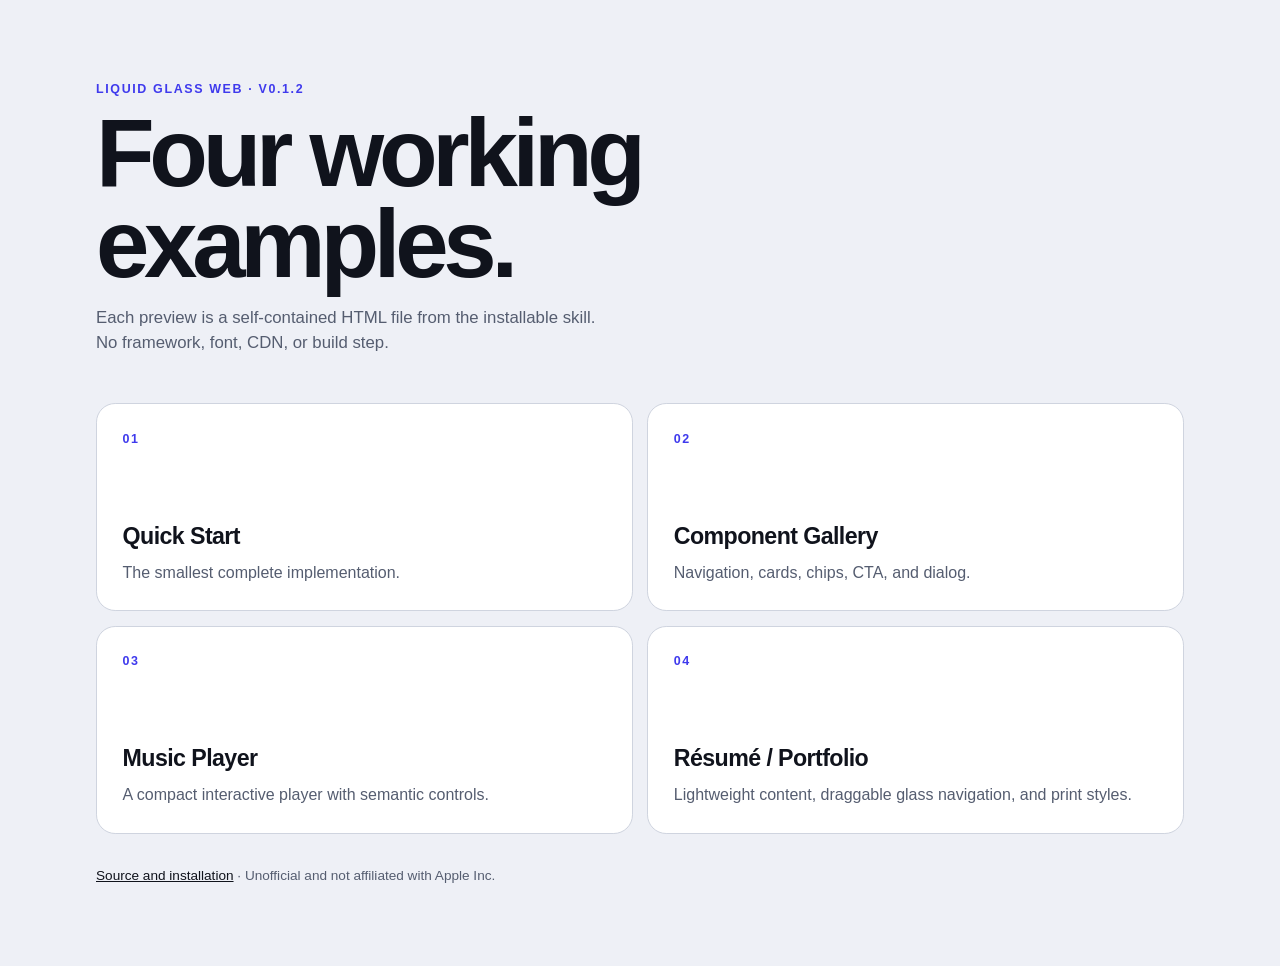
<file: index.html>
<!doctype html>
<html lang="en">
<head>
  <meta charset="utf-8">
  <meta name="viewport" content="width=device-width, initial-scale=1">
  <meta name="color-scheme" content="light dark">
  <meta name="description" content="Four self-contained Liquid Glass Web examples.">
  <title>Liquid Glass Web — Examples</title>
  <style>
    :root {
      color-scheme: light dark;
      --bg: #eef0f6;
      --surface: #fff;
      --ink: #10131c;
      --dim: #555d70;
      --line: #cfd4df;
      --accent: #3f3aed;
    }
    @media (prefers-color-scheme: dark) {
      :root {
        --bg: #0a0c15;
        --surface: #151824;
        --ink: #f2f4fa;
        --dim: #b6bccd;
        --line: #34394a;
        --accent: #9db4ff;
      }
    }
    * { box-sizing: border-box; }
    body {
      margin: 0;
      min-width: 20rem;
      color: var(--ink);
      background: var(--bg);
      font-family: -apple-system, BlinkMacSystemFont, "Segoe UI", sans-serif;
      line-height: 1.5;
    }
    main { width: min(68rem, calc(100% - 2rem)); margin: 0 auto; padding: 5rem 0; }
    header { max-width: 48rem; margin-bottom: 3rem; }
    .eyebrow { color: var(--accent); font-size: 0.78rem; font-weight: 750; letter-spacing: 0.13em; text-transform: uppercase; }
    h1 { margin: 0.5rem 0 1rem; font-size: clamp(2.8rem, 8vw, 6rem); line-height: 0.95; letter-spacing: -0.055em; }
    header p { max-width: 54ch; margin: 0; color: var(--dim); font-size: 1.05rem; }
    .grid { display: grid; grid-template-columns: repeat(2, minmax(0, 1fr)); gap: 0.9rem; }
    .card {
      min-height: 13rem;
      padding: 1.6rem;
      display: flex;
      flex-direction: column;
      color: var(--ink);
      background: var(--surface);
      border: 1px solid var(--line);
      border-radius: 1.2rem;
      text-decoration: none;
    }
    .card:hover { border-color: var(--accent); }
    .card:focus-visible { outline: 3px solid var(--accent); outline-offset: 3px; }
    .number { color: var(--accent); font-size: 0.78rem; font-weight: 750; letter-spacing: 0.12em; }
    h2 { margin: auto 0 0.45rem; font-size: 1.45rem; letter-spacing: -0.025em; }
    .card p { margin: 0; color: var(--dim); }
    footer { margin-top: 2rem; color: var(--dim); font-size: 0.85rem; }
    footer a { color: var(--ink); }
    @media (max-width: 42rem) {
      main { padding: 3rem 0; }
      .grid { grid-template-columns: 1fr; }
    }
  </style>
</head>
<body>
  <main>
    <header>
      <div class="eyebrow">Liquid Glass Web · v0.1.2</div>
      <h1>Four working examples.</h1>
      <p>Each preview is a self-contained HTML file from the installable skill. No framework, font, CDN, or build step.</p>
    </header>

    <nav class="grid" aria-label="Liquid Glass examples">
      <a class="card" href="skills/liquid-glass-web/references/example-quick-start.html">
        <span class="number">01</span>
        <h2>Quick Start</h2>
        <p>The smallest complete implementation.</p>
      </a>
      <a class="card" href="skills/liquid-glass-web/references/example-components.html">
        <span class="number">02</span>
        <h2>Component Gallery</h2>
        <p>Navigation, cards, chips, CTA, and dialog.</p>
      </a>
      <a class="card" href="skills/liquid-glass-web/references/example-music-player.html">
        <span class="number">03</span>
        <h2>Music Player</h2>
        <p>A compact interactive player with semantic controls.</p>
      </a>
      <a class="card" href="skills/liquid-glass-web/references/example-resume.html">
        <span class="number">04</span>
        <h2>Résumé / Portfolio</h2>
        <p>Lightweight content, draggable glass navigation, and print styles.</p>
      </a>
    </nav>

    <footer>
      <a href="https://github.com/voyhuang/liquid-glass-web">Source and installation</a>
      · Unofficial and not affiliated with Apple Inc.
    </footer>
  </main>
</body>
</html>
</file>
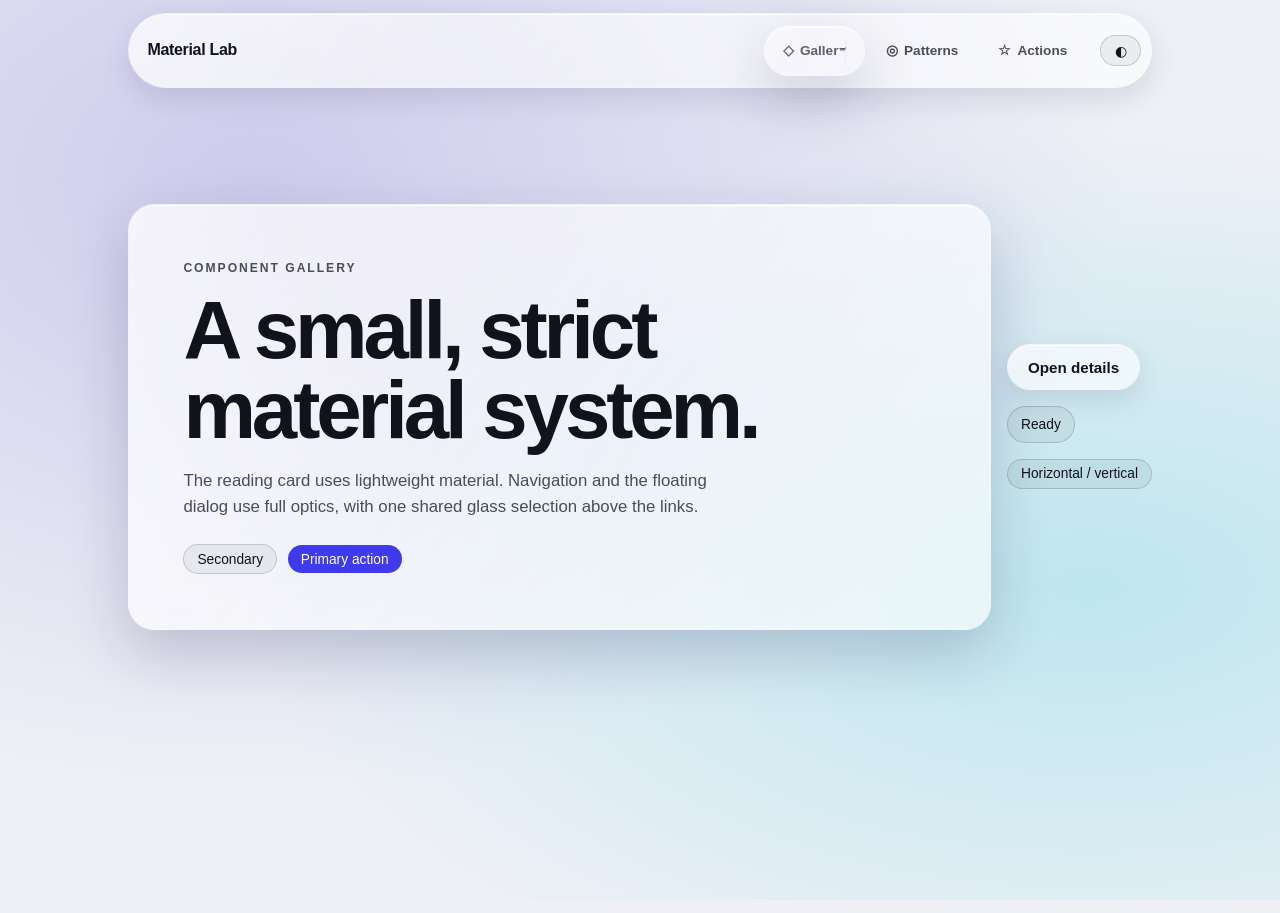
<file: skills/liquid-glass-web/references/example-components.html>
<!doctype html>
<html lang="en">
<head>
  <meta charset="utf-8">
  <meta name="viewport" content="width=device-width, initial-scale=1">
  <meta name="color-scheme" content="light dark">
  <title>Component Gallery · Liquid Glass Web</title>
  <link rel="icon" href="data:,">
  <style>
/* ============================================================
   LIQUID GLASS — canonical material stylesheet (glass.css)
   Source of truth for the liquid-glass-web skill.

   COPY THIS FILE VERBATIM. Customize only the design tokens.
   Every value below was tuned and debugged against real output;
   re-deriving the material from memory loses those fixes.

   Layer model per glass pane (.lg):
     1. ::before — translucent tint, saturation and brightness; no global blur.
     2. ::before (enhanced) — per-pane edge refraction, local reflection blur,
        dispersion and fade. Native Chromium path; Safari uses a source layer.
     3. ::after — specular rim, sheen and cursor spotlight.

   Class map:
     .lg            base glass pane
     .lg--thick     large surfaces (cards, modals): heavier shadow
     .lg--thin      small chrome (nav pills, docks): lighter shadow
     .lg--lite      bottom-layer content: lighting and tint
     .lg--overlay   shared selection: fixed 90% transparency
     .lg-materialize  entrance animation; stagger with --enter-delay
     .lg-chip       ordinary control for use inside glass
     .lg-cta        accent-filled chip variant
     .lg-backdrop   optional colorful blob backdrop (glass needs something
                    to refract; skip if the page has its own imagery)
   ============================================================ */

/* ---------- Design tokens ---------- */
:root {
  color-scheme: light dark;
  /* material */
  --lg-blur: 0px;          /* compatibility token; no whole-pane blur */
  --lg-sat: 1;
  --lg-bright: 1;
  --lg-border-width: 0.5px;
  --lg-radius: 26px;
  /* backdrop hues (blobs / accents) */
  --hue-a: #7c5cff;
  --hue-b: #22d3ee;
  --hue-c: #ff5c8a;
  --hue-d: #ffb86b;
  /* light theme */
  --bg: #eef0f6;
  --ink: #10131c;
  --ink-dim: rgba(16, 19, 28, 0.74);      /* vibrancy: not flat gray */
  --hairline: rgba(16, 19, 28, 0.12);
  --lg-tint: 255 255 255;
  --lg-tint-a: 0.60;
  --lg-border: rgba(255, 255, 255, 0.65);
  --lg-spec: rgba(255, 255, 255, 0.95);
  --lg-shadow: 0 24px 60px rgba(24, 30, 70, 0.20);      /* thick surfaces */
  --lg-shadow-sm: 0 10px 28px rgba(24, 30, 70, 0.12);   /* thin chrome */
  --sheen-a: 0.40;
  --spot-max: 0.25;         /* cursor spotlight peak alpha */
  --chip-bg: rgba(16, 19, 28, 0.055);
  --chip-border: rgba(16, 19, 28, 0.16);
  --accent: #3f3aed;
  --accent-ink: #fff;
  --solid: rgba(255, 255, 255, 0.97);     /* reduced-transparency fill */
  --blob-opacity: 0.55;
}
[data-theme="dark"] {
  --bg: #0a0c15;
  --ink: #f2f4fa;
  --ink-dim: rgba(242, 244, 250, 0.72);
  --hairline: rgba(255, 255, 255, 0.12);
  --lg-tint: 18 18 18;
  --lg-tint-a: 0.60;
  --lg-border: rgba(255, 255, 255, 0.10);
  --lg-spec: rgba(255, 255, 255, 0.20);
  --lg-shadow: 0 24px 60px rgba(0, 0, 0, 0.60);
  --lg-shadow-sm: 0 10px 28px rgba(0, 0, 0, 0.45);
  --sheen-a: 0.16;
  --spot-max: 0.14;
  --chip-bg: rgba(255, 255, 255, 0.07);
  --chip-border: rgba(255, 255, 255, 0.16);
  --accent: #9db4ff;
  --accent-ink: #0a0c15;
  --solid: rgba(15, 17, 28, 0.97);
  --blob-opacity: 0.42;
}
/* system dark preference, unless the user toggled to light */
@media (prefers-color-scheme: dark) {
  :root:not([data-theme="light"]) {
    --bg: #0a0c15;
    --ink: #f2f4fa;
    --ink-dim: rgba(242, 244, 250, 0.72);
    --hairline: rgba(255, 255, 255, 0.12);
    --lg-tint: 18 18 18;
    --lg-tint-a: 0.60;
    --lg-border: rgba(255, 255, 255, 0.10);
    --lg-spec: rgba(255, 255, 255, 0.20);
    --lg-shadow: 0 24px 60px rgba(0, 0, 0, 0.60);
    --lg-shadow-sm: 0 10px 28px rgba(0, 0, 0, 0.45);
    --sheen-a: 0.16;
    --spot-max: 0.14;
    --chip-bg: rgba(255, 255, 255, 0.07);
    --chip-border: rgba(255, 255, 255, 0.16);
    --accent: #9db4ff;
    --accent-ink: #0a0c15;
    --solid: rgba(15, 17, 28, 0.97);
    --blob-opacity: 0.42;
  }
}

/* ---------- The material ---------- */
:root[data-theme="light"] { color-scheme: light; }
:root[data-theme="dark"] { color-scheme: dark; }
/* Cursor spotlight strength — registered so hover can FADE it in and out
   smoothly; browsers without @property simply switch it instantly. */
@property --spot-a {
  syntax: "<number>";
  inherits: true;
  initial-value: 0;
}

.lg {
  position: relative;
  isolation: isolate;               /* contain the pseudo-element stack */
  border-radius: var(--lg-radius);
  border: var(--lg-border-width) solid var(--lg-border);
  box-shadow: var(--lg-shadow);
  --spot-a: 0;
}
@media (hover: hover) {
  .lg:hover { --spot-a: var(--spot-max); }
}

/* Layer 1+2: tint (universal); refraction override further down */
.lg::before {
  content: ""; position: absolute; inset: 0; z-index: -1;
  /* concentric corners: inner radius = outer radius − border width,
     otherwise the fill pulls away from the frame at the corners */
  border-radius: calc(var(--lg-radius) - var(--lg-border-width));
  background: rgb(var(--lg-tint) / var(--lg-tint-a));
  /* values inlined (not var()) — Safari can drop backdrop-filter when the
     value list contains CSS variables */
  -webkit-backdrop-filter: none;
  backdrop-filter: none;
}

/* Layer 3: specular rim + sheen + cursor spotlight.
   Inset speculars MUST live here: painted on the element itself they sit
   under the material layer (paint order) and disappear. */
.lg::after {
  content: ""; position: absolute; inset: 0; z-index: -1;
  border-radius: calc(var(--lg-radius) - var(--lg-border-width)); pointer-events: none;
  box-shadow:
    inset 0 1px 1px var(--lg-spec),
    inset 0 -1px 1px rgba(255, 255, 255, 0.22),
    inset 0 0 0 1px rgba(255, 255, 255, 0.06);
  background:
    radial-gradient(420px circle at var(--mx, 50%) var(--my, -40%),
      rgb(255 255 255 / var(--spot-a)) 0%,
      rgb(255 255 255 / calc(var(--spot-a) * 0.55)) 26%,
      rgb(255 255 255 / calc(var(--spot-a) * 0.18)) 55%,
      transparent 80%),
    linear-gradient(125deg,
      rgba(255, 255, 255, var(--sheen-a)),
      rgba(255, 255, 255, 0.04) 32%, transparent 60%);
}

/* Native SVG backdrop path. Safari's source layer uses the same filter. */
html.refract .lg:not(.lg--lite)::before {
  -webkit-backdrop-filter: var(--lg-filter, saturate(1)) saturate(var(--lg-sat)) brightness(var(--lg-bright));
  backdrop-filter: var(--lg-filter, saturate(1)) saturate(var(--lg-sat)) brightness(var(--lg-bright));
}

/* Circular radii match the size-aware signed-distance refraction map. */

/* Material weight hierarchy: bigger surfaces read thicker */
.lg--thick { --lg-blur: 0px; }
.lg--thin { --lg-blur: 0px; box-shadow: var(--lg-shadow-sm); }
.lg--overlay { --lg-tint-a: 0.1; }
.lg-mirrored { transform: translateZ(0); }
.lg-mirror { position: absolute; inset: 0; border-radius: inherit; overflow: hidden; z-index: -2; pointer-events: none; }
.lg-mirror-surface { position: absolute; inset: 0; width: 100%; height: 100%; pointer-events: none; }
.lg-mirror-input { position: absolute; inset: 0; overflow: hidden; }
.lg-mirror-surface * { pointer-events: none !important; }

/* Eased theme changes — no abrupt brightness jumps */
body, .lg-backdrop, .lg, .lg::before {
  transition: background-color 0.3s ease, color 0.3s ease,
              border-color 0.3s ease, box-shadow 0.3s ease,
              --spot-a 0.45s ease;
}

/* Materialize on load: blur + scale + fade arrive together.
   CRITICAL: the animation must END with the filter removed (fill:
   backwards, no lingering `filter: blur(0)`) — ANY filter left on a
   glass element creates a new backdrop root and silently kills the
   backdrop-filter effect. */
@keyframes lg-materialize {
  0%   { opacity: 0; transform: translateY(12px) scale(0.97); filter: blur(16px); }
  60%  { filter: blur(2px); }
  100% { opacity: 1; transform: translateY(0) scale(1); filter: blur(0); }
}
.lg-materialize {
  animation: lg-materialize 0.65s cubic-bezier(0.22, 1, 0.36, 1) backwards;
  animation-delay: var(--enter-delay, 0s);   /* stagger: .14s, .22s, .30s… */
}

/* ---------- Regular chips ---------- */
.lg-chip {
  display: inline-flex; align-items: center; gap: 0.5em;
  padding: 0.48em 0.95em; border-radius: 999px;
  border: 1px solid var(--chip-border);
  background: var(--chip-bg);
  color: var(--ink);
  font-size: 0.86rem; text-decoration: none; cursor: pointer;
  transition: transform 160ms ease-out, background-color 0.3s ease,
              color 0.3s ease, border-color 0.3s ease;
}
.lg-chip:hover { transform: translateY(-1px); }
.lg-chip:active { transform: translateY(0) scale(0.97); }  /* press on pointer-down */
.lg-chip .dot { width: 7px; height: 7px; border-radius: 50%; background: var(--accent); }
.lg-cta { background: var(--accent); color: var(--accent-ink); border: none; }

:focus-visible {
  outline: 2px solid var(--accent);
  outline-offset: 3px;
  border-radius: 8px;
}

/* ---------- Optional blob backdrop ---------- */
.lg-backdrop {
  position: fixed; inset: 0; z-index: -2;
  overflow: hidden; background: var(--bg);
}
.lg-backdrop span {
  position: absolute; border-radius: 50%;
  filter: blur(80px); opacity: var(--blob-opacity);
  will-change: transform;
}
.lg-backdrop .b1 { width: 52vmax; height: 52vmax; left: -14vmax; top: -16vmax; background: var(--hue-a); animation: lg-drift1 28s ease-in-out infinite alternate; }
.lg-backdrop .b2 { width: 44vmax; height: 44vmax; right: -12vmax; top: -6vmax;  background: var(--hue-b); animation: lg-drift2 32s ease-in-out infinite alternate; }
.lg-backdrop .b3 { width: 46vmax; height: 46vmax; left: 8vmax;  bottom: -20vmax; background: var(--hue-c); animation: lg-drift3 26s ease-in-out infinite alternate; }
.lg-backdrop .b4 { width: 34vmax; height: 34vmax; right: 4vmax; bottom: -10vmax; background: var(--hue-d); animation: lg-drift4 34s ease-in-out infinite alternate; }
@keyframes lg-drift1 { to { transform: translate3d(9vmax, 6vmax, 0) scale(1.12); } }
@keyframes lg-drift2 { to { transform: translate3d(-8vmax, 9vmax, 0) scale(0.92); } }
@keyframes lg-drift3 { to { transform: translate3d(10vmax, -7vmax, 0) scale(1.1); } }
@keyframes lg-drift4 { to { transform: translate3d(-7vmax, -8vmax, 0) scale(1.15); } }

/* ---------- Accessibility opt-outs ---------- */
@media (prefers-reduced-transparency: reduce) {
  .lg::before, html.refract .lg::before,
  .lg--thick::before, .lg--thin::before {
    background: var(--solid);
    -webkit-backdrop-filter: none; backdrop-filter: none;
  }
  .lg::after { background: none; }
  .lg-backdrop span { display: none; }
}
/* Reduced motion ≠ no feedback: movement is removed (entrances, drifting
   blobs, hover/press translation), short color fades stay. */
@media (prefers-reduced-motion: reduce) {
  *, *::before, *::after { animation: none !important; }
  .lg-chip, .lg-chip:hover, .lg-chip:active { transform: none; }
  .lg-chip { transition: background-color 0.2s ease, color 0.2s ease, border-color 0.2s ease; }
}
/* prefers-contrast: near-solid surfaces with a defined border */
@media (prefers-contrast: more) {
  .lg { border: 1px solid var(--ink); }
  .lg::before, html.refract .lg::before,
  .lg--thick::before, .lg--thin::before {
    background: var(--solid);
    -webkit-backdrop-filter: none; backdrop-filter: none;
  }
  .lg::after { background: none; }
  .lg-chip { border-color: var(--ink); }
}
@media (forced-colors: active) {
  .lg { border: 1px solid CanvasText; }
  .lg::before, html.refract .lg::before,
  .lg--thick::before, .lg--thin::before { background: Canvas; -webkit-backdrop-filter: none; backdrop-filter: none; }
  .lg::after { display: none; }
  .lg-backdrop { display: none; }
}

/* ---------- Print: flatten the material cleanly ---------- */
@media print {
  :root { --ink: #000 !important; --ink-dim: #333 !important; --bg: #fff !important; }
  .lg, .lg *, .lg::before, .lg::after { transition: none !important; }
  .lg-backdrop { display: none !important; }
  body { background: #fff !important; color: #000 !important; }
  .lg-materialize { animation: none !important; }
  .lg { border: 1px solid #ddd; border-radius: 10px; box-shadow: none !important; color: #000; }
  .lg::before, html.refract .lg::before,
  .lg--thick::before, .lg--thin::before { background: #fff; -webkit-backdrop-filter: none; backdrop-filter: none; }
  .lg::after { display: none; }
  .lg-chip { border-color: #ccc; background: #fff; color: #000; }
  .lg-cta { background: #fff; color: #000; border: 1px solid #999; }
}

/* Optional appearance popover: opaque, not another glass pane. */
.lg-nav-items { position: relative; display: flex; gap: 8px; padding: 6px; border-radius: 999px; }
.lg-nav-items a { display: flex; align-items: center; justify-content: center; gap: 6px; min-height: 44px; padding: 8px 16px; border-radius: 999px; color: var(--ink); text-decoration: none; white-space: nowrap; }
.lg-nav-items a[aria-current] { font-weight: 750; }
.lg-nav-items a:focus-visible { position: relative; z-index: 4; }
.lg-selection { position: absolute; left: 0; top: 0; z-index: 2; --lg-radius: 999px; touch-action: none; cursor: grab; }
.lg-selection:active { cursor: grabbing; }
.lg-appearance {
  position: fixed; inset: auto; margin: 0; z-index: 1000;
  box-sizing: border-box; width: 280px; max-width: calc(100vw - 24px);
  padding: 20px; border: 1px solid var(--hairline); border-radius: 18px;
  background: var(--bg); color: var(--ink); box-shadow: var(--lg-shadow-sm);
  font: 14px/1.5 system-ui, sans-serif;
}
.lg-appearance h2 { font: 600 16px/1.4 system-ui, sans-serif; margin: 0 0 16px; }
.lg-appearance .lg-theme-options { display: flex; gap: 8px; margin-bottom: 20px; }
.lg-appearance .lg-chip { flex: 1; justify-content: center; min-height: 40px; }
.lg-appearance [aria-pressed="true"] { background: var(--ink); color: var(--bg); }
.lg-appearance label { display: block; font-weight: 600; }
.lg-appearance input { display: block; width: 100%; min-height: 36px; margin: 8px 0 0; accent-color: var(--accent); }
@media print { .lg-appearance, #themeToggle { display: none !important; } }

/* Accessibility overrides also cover enhanced selectors and visual copies. */
@media (prefers-reduced-transparency: reduce), (prefers-contrast: more), (forced-colors: active) {
  .lg-mirror { display: none; }
  html.refract .lg:not(.lg--lite)::before { background: var(--solid); -webkit-backdrop-filter: none; backdrop-filter: none; }
}
@media (forced-colors: active) {
  html.refract .lg:not(.lg--lite)::before { background: Canvas; }
}
@media print {
  .lg-mirror { display: none !important; }
  html.refract .lg:not(.lg--lite)::before { background: #fff; -webkit-backdrop-filter: none; backdrop-filter: none; }
}
</style>
  <style>
    *, *::before, *::after { box-sizing: border-box; }
    body {
      margin: 0;
      min-width: 20rem;
      min-height: 100vh;
      color: var(--ink);
      background: var(--bg);
      font-family: -apple-system, BlinkMacSystemFont, "Segoe UI", sans-serif;
      line-height: 1.55;
      -webkit-font-smoothing: antialiased;
    }
    .skip {
      position: fixed;
      inset: 0 auto auto 1rem;
      z-index: 60;
      padding: 0.65rem 1rem;
      color: var(--accent-ink);
      background: var(--accent);
      border-radius: 999px;
      transform: translateY(-140%);
    }
    .skip:focus { top: 1rem; transform: none; }
    .nav {
      --lg-radius: 999px;
      position: sticky;
      top: 0.8rem;
      z-index: 30;
      width: min(64rem, calc(100% - 1.5rem));
      margin: 0.8rem auto 0;
      padding: 0.55rem 0.65rem 0.55rem 1.15rem;
      display: flex;
      align-items: center;
      gap: 0.7rem;
    }
    .brand { margin-right: auto; font-weight: 760; letter-spacing: -0.02em; }
    .nav a { color: var(--ink-dim); font-size: 0.9rem; font-weight: 600; text-decoration: none; }
    main {
      width: min(64rem, calc(100% - 2rem));
      margin: 0 auto;
      padding: clamp(4rem, 9vw, 8rem) 0;
      display: grid;
      grid-template-columns: minmax(0, 1fr) auto;
      align-items: center;
      gap: 1rem;
    }
    .card { padding: clamp(1.6rem, 5vw, 3.4rem); }
    .kicker {
      margin: 0 0 0.75rem;
      color: var(--ink-dim);
      font-size: 0.76rem;
      font-weight: 750;
      letter-spacing: 0.16em;
      text-transform: uppercase;
    }
    h1 { margin: 0; font-size: clamp(2.35rem, 7vw, 5.1rem); line-height: 0.98; letter-spacing: -0.05em; }
    .lede { max-width: 58ch; margin: 1.15rem 0 0; color: var(--ink-dim); font-size: 1.05rem; font-weight: 500; }
    .row { display: flex; flex-wrap: wrap; align-items: center; gap: 0.65rem; margin-top: 1.5rem; }
    .standalone {
      --lg-radius: 999px;
      min-width: 8.25rem;
      padding: 0.9rem 1.25rem;
      color: var(--ink);
      background: transparent;
      font: 700 0.95rem/1 -apple-system, BlinkMacSystemFont, "Segoe UI", sans-serif;
      cursor: pointer;
      transition: transform 160ms ease-out;
    }
    .standalone:active { transform: scale(0.97); }
    dialog {
      width: min(31rem, calc(100% - 2rem));
      padding: 1.7rem;
      color: var(--ink);
      background: transparent;
    }
    dialog::backdrop { background: rgb(8 10 18 / 0.48); backdrop-filter: blur(3px); }
    dialog h2 { margin: 0; font-size: 1.5rem; letter-spacing: -0.025em; }
    dialog p { color: var(--ink-dim); }
    dialog form { display: flex; justify-content: flex-end; gap: 0.65rem; margin-top: 1.4rem; }
    @media (max-width: 45rem) {
      .nav a { display: none; }
      main { grid-template-columns: 1fr; }
      .standalone { justify-self: start; }
    }
    @media print {
      .skip, .nav, .standalone, dialog { display: none !important; }
      main { display: block; width: 100%; padding: 0; }
    }
  </style>
  <style>
    .lg-backdrop { background: radial-gradient(ellipse at 20% 20%, #8d80d955, transparent 60%), radial-gradient(ellipse at 85% 65%, #39cbdc44, transparent 55%), var(--bg); }
    .lg-backdrop span { display: none; }
    .nav .lg-nav-items a { display: flex; font-size: .85rem; }
    @media(max-width:43rem) { .nav { gap: 4px; padding: 6px; flex-wrap: wrap; } .brand { padding: 4px 10px; } .lg-nav-items { order: 3; width: 100%; justify-content: space-around; } .lg-nav-items a { padding: 8px; } }
    .nav.vertical { width: 120px; margin-left: 12px; flex-direction: column; padding: 8px; } .nav.vertical .brand { display: none; } .nav.vertical .lg-nav-items { flex-direction: column; order: 0; width: 100%; } .nav.vertical .lg-nav-items a { flex-direction: column; width: 90px; height: 144px; white-space: normal; }
    dialog::backdrop { backdrop-filter: none; }
  </style>
</head>
<body>
  <a class="skip" href="#gallery">Skip to gallery</a>
  <div id="page-backdrop" class="lg-backdrop" aria-hidden="true">
    <span class="b1"></span><span class="b2"></span><span class="b3"></span><span class="b4"></span>
  </div>

  <nav class="lg lg--thin nav" data-lg-source="#gallery-scene" aria-label="Primary" data-lg-nav>
    <span class="brand">Material Lab</span>
    <div class="lg-nav-items" id="nav-items">
      <a href="#gallery"><span aria-hidden="true">◇</span>Gallery</a>
      <a href="#patterns"><span aria-hidden="true">◎</span>Patterns</a>
      <a href="#actions"><span aria-hidden="true">☆</span>Actions</a>
    </div>
    <div class="lg lg--overlay lg-selection" data-lg-source="#nav-items" aria-hidden="true"></div>
    <button class="lg-chip" id="themeToggle" type="button" aria-label="Appearance">◐</button>
  </nav>

  <main id="gallery">
    <div id="gallery-scene"><section class="lg lg--lite card" aria-labelledby="galleryTitle">
      <p class="kicker">Component gallery</p>
      <h1 id="galleryTitle">A small, strict material system.</h1>
      <p class="lede">
        The reading card uses lightweight material. Navigation and the floating
        dialog use full optics, with one shared glass selection above the links.
      </p>
      <div class="row" id="patterns" role="group" aria-label="Chip examples">
        <button class="lg-chip" type="button">Secondary</button>
        <button class="lg-chip lg-cta" type="button">Primary action</button>
      </div>
    </section></div>

    <div id="actions"><button class="lg lg--thin standalone" data-lg-source="#page-backdrop" id="openDialog" type="button">
      Open details
    </button><p><span class="lg-chip" role="status">Ready</span></p><button type="button" class="lg-chip" id="toggleLayout">Horizontal / vertical</button></div>
  </main>

  <dialog class="lg lg--thick" data-lg-source="#gallery-scene" data-lg-map-scale="2" id="detailsDialog" aria-labelledby="dialogTitle">
    <h2 id="dialogTitle">A full-material dialog</h2>
    <p>This floating surface uses 2× optical maps over the gallery content. Its controls remain crisp.</p>
    <form method="dialog">
      <button class="lg-chip" type="submit" value="cancel">Cancel</button>
      <button class="lg-chip lg-cta" type="submit" value="confirm">Confirm</button>
    </form>
  </dialog>

<!-- Liquid Glass Web v0.1.2 — copy verbatim before application scripts. -->
<script>
(function () {
'use strict';
// Monotonically decreasing displacement, with a C2 join to the unaffected
// interior. The Gaussian shoulder makes sourceDistance' locally negative:
// this widens the reflected-looking fold without adding a duplicate image.
// This is a visual approximation, not Apple's shader or a ray-traced lens.
function sourceDistance(d) {
 if (d >= 112) return d;
 const t=d/112;
 const envelope=1-t*t*t*(10+t*(-15+6*t));
 const shoulder=Math.exp(-Math.pow(t/.22,2));
 return d+112*envelope*(.4+.34*shoulder);
}
// The outer stationary point is the local reflection axis. Locate it from
// the mapping instead of fixing it to the panel border or to text content.
let reflectionAxis=0;
for(let d=.1;d<112;d+=.1) {
 if(sourceDistance(d+.01)<sourceDistance(d-.01)) reflectionAxis=d;
}
function reflectionWeight(d) {
 // Keep the entire symmetric support inside the pane and the optical band.
 const sigma=Math.min(22,reflectionAxis/3,(112-reflectionAxis)/3);
 const delta=(d-reflectionAxis)/sigma;
 if(Math.abs(delta)>=3) return 0;
 const t=Math.abs(delta)/3;
 const window=1-t*t*t*(10+t*(-15+6*t));
 return .85*Math.exp(-.5*delta*delta)*window;
}
// A separate, compact edge treatment; zero before the reflection axis.
function edgeWeight(d) {
 const t=Math.min(1,Math.max(0,d/(10/.35)));
 return 1-t*t*t*(10+t*(-15+6*t));
}
const svgNS = 'http://www.w3.org/2000/svg';
function svgNode(name, attrs) { const el=document.createElementNS(svgNS,name); for (const [k,v] of Object.entries(attrs)) el.setAttribute(k,v); return el; }

/* Bounded, inert visual source for Safari. */
function installGlassMirror(glass, prefix) {
  const source=document.querySelector(glass.dataset.lgSource);
  if (!source || source.contains(glass)) throw new Error('Glass source must exist outside its pane');
  const clip=document.createElement('div');clip.className='lg-mirror';
  clip.setAttribute('aria-hidden','true');clip.inert=true;
  const surface=document.createElement('div');surface.className='lg-mirror-surface';
  surface.style.filter='var(--lg-filter)';
  const input=document.createElement('div');input.className='lg-mirror-input';
  surface.append(input);
  clip.append(surface);glass.prepend(clip);
  const backdrop=document.querySelector('.lg-backdrop');
  const backing=document.createElement('div');
  Object.assign(backing.style,{position:'absolute',pointerEvents:'none'});
  let copy;
  function sync(){
    const a=source.getBoundingClientRect(), b=input.getBoundingClientRect();
    copy.style.left=(a.left-b.left)+'px';
    copy.style.top=(a.top-b.top)+'px';
    if(backdrop){
      const r=backdrop.getBoundingClientRect();
      Object.assign(backing.style,{left:(r.left-b.left)+'px',top:(r.top-b.top)+'px',width:r.width+'px',height:r.height+'px'});
    }
  }
  function refresh(){
    copy=source.cloneNode(true);
    const original=[source,...source.querySelectorAll('*')];
    const clones=[copy,...copy.querySelectorAll('*')];
    const ids=new Map();
    for(let i=0;i<clones.length;i++){
      const element=clones[i],style=getComputedStyle(original[i]);
      for(const property of style)element.style.setProperty(property,style.getPropertyValue(property));
      element.style.animation='none';element.style.transition='none';
      if(element.id){const next=prefix+'-copy-'+element.id;ids.set(element.id,next);element.id=next;}
      for(const attribute of [...element.attributes])if(attribute.name.startsWith('on'))element.removeAttribute(attribute.name);
      element.removeAttribute('autofocus');
    }
    for(const element of clones)for(const attribute of [...element.attributes]){
      let value=attribute.value;
      for(const [oldId,newId] of ids){
        value=value.replaceAll('url(#'+oldId+')','url(#'+newId+')');
        if(['href','xlink:href'].includes(attribute.name)&&value==='#'+oldId)value='#'+newId;
      }
      if(value!==attribute.value)element.setAttribute(attribute.name,value);
    }
    for(const property of [...copy.style])if(property.startsWith('inset')||['top','right','bottom','left'].includes(property))copy.style.removeProperty(property);
    Object.assign(copy.style,{position:'absolute',left:'0',top:'0',margin:'0',boxSizing:'border-box',width:source.getBoundingClientRect().width+'px',height:source.getBoundingClientRect().height+'px',transition:'none',animation:'none',pointerEvents:'none'});
    // Paint the page backdrop only inside the clipped Safari optical input.
    // Transparent source wrappers keep their original appearance on the page.
    backing.style.background=backdrop?getComputedStyle(backdrop).background:getComputedStyle(document.body).backgroundColor;
    if(!backdrop)Object.assign(backing.style,{inset:'0'});
    input.replaceChildren(backing,copy);sync();
  }
  refresh();
  new ResizeObserver(refresh).observe(source);
  const withoutSpotlight=value=>(value||'').replace(/--(?:mx|my|spot-a)\s*:[^;]*;?/g,'').trim();
  new MutationObserver(records=>{
    if(records.some(r=>r.type!=='attributes'||r.attributeName!=='style'||withoutSpotlight(r.oldValue)!==withoutSpotlight(r.target.getAttribute('style'))))refresh();
  }).observe(source,{subtree:true,childList:true,characterData:true,attributes:true,attributeOldValue:true});
  source.addEventListener('lg:refresh',refresh);
  source.addEventListener('load',refresh,true);
  let themeRefresh;
  document.addEventListener('lg:theme',()=>{
    refresh();clearTimeout(themeRefresh);
    // Capture settled computed colors after the canonical 300ms theme fade.
    themeRefresh=setTimeout(refresh,350);
  });
  return sync;
}

const root=document.documentElement;
const ua=navigator.userAgent;
const ios=/iPhone|iPad|iPod/.test(ua)||(navigator.platform==='MacIntel'&&navigator.maxTouchPoints>1);
const nativePath=!ios&&'userAgentData' in navigator&&CSS.supports('backdrop-filter','url(#lg-probe)');
const safariPath=/AppleWebKit/.test(ua)&&(/Version\/.*Safari/.test(ua)||ios)&&!nativePath;
root.dataset.lgPath=nativePath?'native':safariPath?'mirror':'basic';
if(!nativePath&&!safariPath)return;
const syncs=[];let frame=0;
function queueSync(){if(!frame)frame=requestAnimationFrame(()=>{frame=0;syncs.forEach(fn=>fn());root.dataset.mirrorSyncs=String(Number(root.dataset.mirrorSyncs||0)+1);});}
if(safariPath){document.addEventListener('scroll',queueSync,{capture:true,passive:true});document.addEventListener('lg:move',queueSync);window.addEventListener('resize',queueSync);}
const svg=svgNode('svg',{width:0,height:0,'aria-hidden':'true',focusable:'false'});
svg.style.position='absolute';
const defs=svgNode('defs',{});svg.append(defs);document.body.append(svg);
if(nativePath)root.classList.add('refract');
document.querySelectorAll('.lg:not(.lg--lite)').forEach((glass,index)=>{
 if(safariPath&&!glass.dataset.lgSource)return;
 if(safariPath){glass.classList.add('lg-mirrored');syncs.push(installGlassMirror(glass, 'lg-dist-'+index));}
 const filterId='lg-dist-'+index;
const filter = svgNode('filter',{id:filterId,filterUnits:'userSpaceOnUse',primitiveUnits:'userSpaceOnUse',x:0,y:0,'color-interpolation-filters':'sRGB'});
const mapImage = svgNode('feImage',{x:0,y:0,preserveAspectRatio:'none',result:'edgeMap'});
const edgeMaskImage=svgNode('feImage',{x:0,y:0,preserveAspectRatio:'none',result:'edgeMask'});
const edgeFadeImage=svgNode('feImage',{x:0,y:0,preserveAspectRatio:'none',result:'edgeFadeMask'});
// Convert 8-bit midpoint 128 to exactly 0.5, avoiding a center offset.
const normalize = svgNode('feComponentTransfer',{in:'edgeMap',result:'map'});
for (const channel of ['R','G']) normalize.append(svgNode('feFunc'+channel,{type:'linear',slope:255/254,intercept:-1/254}));
const displacementScale=64;
const displace = svgNode('feDisplacementMap',{in:'SourceGraphic',in2:'map',scale:displacementScale,xChannelSelector:'R',yChannelSelector:'G',result:'bent'});
const reflectionBlur=svgNode('feGaussianBlur',{in:'ghostBundle',stdDeviation:'1.15',result:'softReflection'});
const diffuseBlur=svgNode('feGaussianBlur',{in:'bent',stdDeviation:'2.8',result:'diffuseReflection'});
// Narrow symmetric samples model a small spread of ray directions; no broad
// low-frequency layer is mixed across the fold, so it cannot form a gray band.
filter.append(mapImage,normalize,displace,
 svgNode('feDisplacementMap',{in:'SourceGraphic',in2:'map',scale:62.8,xChannelSelector:'R',yChannelSelector:'G',result:'ghostNear'}),
 svgNode('feDisplacementMap',{in:'SourceGraphic',in2:'map',scale:65.2,xChannelSelector:'R',yChannelSelector:'G',result:'ghostFar'}),
 svgNode('feComposite',{in:'ghostNear',in2:'ghostFar',operator:'arithmetic',k1:0,k2:.5,k3:.5,k4:0,result:'ghostPair'}),
 svgNode('feComposite',{in:'bent',in2:'ghostPair',operator:'arithmetic',k1:0,k2:.76,k3:.24,k4:0,result:'ghostBundle'}),
 reflectionBlur,diffuseBlur,
 svgNode('feColorMatrix',{in:'edgeMap',type:'matrix',values:'0 0 0 0 1  0 0 0 0 1  0 0 0 0 1  0 0 1 0 0',result:'reflectionMask'}),
 svgNode('feComposite',{in:'softReflection',in2:'reflectionMask',operator:'in',result:'fadedReflection'}),
 svgNode('feComposite',{in:'bent',in2:'reflectionMask',operator:'out',result:'transmission'}),
 svgNode('feComposite',{in:'fadedReflection',in2:'transmission',operator:'arithmetic',k1:0,k2:1,k3:1,k4:0,result:'axisSoftened'}));
// Tiny wavelength-dependent sample offsets along the SAME displacement map.
// Channel summation (not screen blending) preserves neutral flat colors.
for(const [name,scale,channel] of [['red',60,0],['green',64,1],['blue',68,2]]) {
 const values=new Array(20).fill(0); values[channel*5+channel]=1; values[18]=1;
 filter.append(svgNode('feDisplacementMap',{in:'SourceGraphic',in2:'map',scale,xChannelSelector:'R',yChannelSelector:'G',result:name+'Sample'}),
  svgNode('feColorMatrix',{in:name+'Sample',type:'matrix',values:values.join(' '),result:name}));
}
filter.append(
 svgNode('feComposite',{in:'red',in2:'green',operator:'arithmetic',k1:0,k2:1,k3:1,k4:0,result:'rg'}),
 svgNode('feComposite',{in:'rg',in2:'blue',operator:'arithmetic',k1:0,k2:1,k3:1,k4:0,result:'dispersion'}),
 svgNode('feGaussianBlur',{in:'dispersion',stdDeviation:'1.6',result:'softDispersion'}),
 svgNode('feGaussianBlur',{in:'bent',stdDeviation:'18',result:'edgeWash'}),
 svgNode('feComposite',{in:'softDispersion',in2:'diffuseReflection',operator:'arithmetic',k1:0,k2:.85,k3:.15,k4:0,result:'edgeFaded'}),
 edgeMaskImage,
 svgNode('feComposite',{in:'edgeFaded',in2:'edgeMask',operator:'in',result:'edgeDetail'}),
 svgNode('feComposite',{in:'axisSoftened',in2:'edgeMask',operator:'out',result:'interior'}),
 svgNode('feComposite',{in:'edgeDetail',in2:'interior',operator:'arithmetic',k1:0,k2:1,k3:1,k4:0,result:'chromaticEdge'}),
 edgeFadeImage,
 svgNode('feComposite',{in:'edgeWash',in2:'edgeFadeMask',operator:'in',result:'washedEdge'}),
 svgNode('feComposite',{in:'chromaticEdge',in2:'edgeFadeMask',operator:'out',result:'remainingEdge'}),
 svgNode('feComposite',{in:'washedEdge',in2:'remainingEdge',operator:'arithmetic',k1:0,k2:1,k3:1,k4:0,result:'opticalResult'}));
defs.append(filter);
// All blur radii share the optical band's size adaptation, including edge wash.
const blurRadii=Array.from(filter.querySelectorAll('feGaussianBlur'),el=>[el,Number(el.getAttribute('stdDeviation'))]);
glass.style.setProperty('--lg-filter','url(#'+filterId+')');

let mapSize='';
const mapDensity=Number(glass.dataset.lgMapScale||1);
function updateMap() {
 const w=glass.clientWidth,h=glass.clientHeight;
 if(safariPath)Object.assign(glass.querySelector('.lg-mirror-surface').style,{width:w+'px',height:h+'px'});
 if (!w || !h) return; // Closed dialogs are initialized when they become visible.
 const radius=Math.min(parseFloat(getComputedStyle(glass,'::before').borderTopLeftRadius),w/2,h/2);
 const nextSize=`${w}:${h}:${radius}`;
 if(nextSize===mapSize)return;
 mapSize=nextSize;
 root.dataset.mapBuilds=String(Number(root.dataset.mapBuilds||0)+1);
 // Each edge owns at most 22% of the shortest dimension. Opposite bands
 // stay separated by an unaffected center; large surfaces retain 39.2px.
 const opticalScale=Math.min(1,.22*Math.min(w,h)/39.2);
 const unit=.35*opticalScale;
 const sheet=false;
 const mapWidth=w*mapDensity,mapHeight=h*mapDensity;
 const canvas=document.createElement('canvas'); canvas.width=mapWidth; canvas.height=mapHeight;
 const context=canvas.getContext('2d'); const pixels=context.createImageData(mapWidth,mapHeight);
 const edgePixels=context.createImageData(mapWidth,mapHeight);
 const fadePixels=context.createImageData(mapWidth,mapHeight);
 for(let y=0;y<mapHeight;y++) for(let x=0;x<mapWidth;x++) {
  const sampleX=(x+.5)/mapDensity,sampleY=(y+.5)/mapDensity;
  const px=sampleX-w/2, py=sampleY-h/2;
  const qx=Math.abs(px)-(w/2-radius), qy=Math.abs(py)-(h/2-radius);
  const ox=Math.max(qx,0),oy=Math.max(qy,0), len=Math.hypot(ox,oy);
  const distance=sheet ? h-sampleY : -(len+Math.min(Math.max(qx,qy),0)-radius);
  let nx=0,ny=0;
  // A notification sheet has one visible horizontal optical edge.
  // Its offscreen top and viewport sides must not act as a second lens.
  if(sheet) ny=-1;
  else if(len>0) { nx=-Math.sign(px)*ox/len; ny=-Math.sign(py)*oy/len; }
  else if(qx>qy) nx=-Math.sign(px); else ny=-Math.sign(py);
  const d=Math.max(0,distance)/unit;
  const shift=(sourceDistance(d)-d)*unit;
  const index=(y*mapWidth+x)*4;
  pixels.data[index]=Math.round(128+nx*shift/displacementScale*254);
  pixels.data[index+1]=Math.round(128+ny*shift/displacementScale*254);
  pixels.data[index+2]=Math.round(255*reflectionWeight(d)); pixels.data[index+3]=255;
  edgePixels.data[index]=255; edgePixels.data[index+1]=255; edgePixels.data[index+2]=255;
  edgePixels.data[index+3]=Math.round(255*edgeWeight(d));
  // The colored fringe develops first; only the last few pixels lose detail.
  fadePixels.data[index]=255; fadePixels.data[index+1]=255; fadePixels.data[index+2]=255;
  fadePixels.data[index+3]=Math.round(255*.95*Math.pow(edgeWeight(d),3));
 }
 context.putImageData(pixels,0,0);
 for (const el of [filter,mapImage,edgeMaskImage,edgeFadeImage]) { el.setAttribute('width',w); el.setAttribute('height',h); }
 if(safariPath){
  // Relative bounds keep Safari's CSS filter region and feImage subregions
  // aligned with the painted pane when page zoom changes.
  filter.setAttribute('filterUnits','objectBoundingBox');
  filter.setAttribute('width','1');filter.setAttribute('height','1');
  for(const image of [mapImage,edgeMaskImage,edgeFadeImage]){image.setAttribute('width','100%');image.setAttribute('height','100%');}
 }
 mapImage.setAttribute('href',canvas.toDataURL());
 context.putImageData(edgePixels,0,0);
 edgeMaskImage.setAttribute('href',canvas.toDataURL());
 context.putImageData(fadePixels,0,0);
 edgeFadeImage.setAttribute('href',canvas.toDataURL());
 for(const [el,radius] of blurRadii) el.setAttribute('stdDeviation',String(radius*opticalScale));
 if(safariPath){
  glass.querySelector('.lg-mirror-surface').style.filter='url(#'+filterId+')';
  queueSync();
 }

}

 new ResizeObserver(updateMap).observe(glass);
});
})();
/* Part 3: cursor spotlight (1:1, direct manipulation) */
(function () {
  var fine = matchMedia("(hover: hover) and (pointer: fine)").matches;
  var still = matchMedia("(prefers-reduced-motion: reduce)").matches;
  if (!fine || still) return;

  document.querySelectorAll(".lg").forEach(function (el) {
    el.addEventListener("pointermove", function (e) {
      var r = el.getBoundingClientRect();
      el.style.setProperty("--mx", (e.clientX - r.left) + "px");
      el.style.setProperty("--my", (e.clientY - r.top) + "px");
    });
    // No reset on pointerleave: the spotlight fades out in place
    // via the --spot-a hover transition instead of snapping away.
  });
})();



/* Optional appearance menu. Omit #themeToggle to omit the entire component. */
(function () {
 const root=document.documentElement, button=document.getElementById('themeToggle');
 if(!button) return;
 const zh=document.documentElement.lang.startsWith('zh');
 const title=zh?'外观设置':'Appearance', light=zh?'浅色':'Light', dark=zh?'深色':'Dark';
 const label=zh?'玻璃透明度':'Glass transparency';
 button.setAttribute('aria-label',title);
 button.setAttribute('aria-controls','lgAppearance');
 button.setAttribute('aria-expanded','false');
 const panel=document.createElement('section');
 panel.id='lgAppearance'; panel.className='lg-appearance'; panel.setAttribute('popover','auto');
 panel.setAttribute('aria-label',title);
 panel.innerHTML='<h2>'+title+'</h2><div class="lg-theme-options"><button type="button" class="lg-chip" data-lg-theme="light">'+light+'</button><button type="button" class="lg-chip" data-lg-theme="dark">'+dark+'</button></div><label for="lgTransparency">'+label+'</label><input id="lgTransparency" type="range" min="5" max="95" value="40">';
 document.body.append(panel);
 const slider=panel.querySelector('input');
 let customized=false;
 function syncTheme(){
   const theme=root.dataset.theme || (matchMedia('(prefers-color-scheme:dark)').matches?'dark':'light');
   panel.querySelectorAll('[data-lg-theme]').forEach(b=>b.setAttribute('aria-pressed',String(b.dataset.lgTheme===theme)));
   if(!customized) slider.value=Math.round((1-parseFloat(getComputedStyle(root).getPropertyValue('--lg-tint-a')))*100);
 }
 syncTheme();
 function place(){
   const r=button.getBoundingClientRect();
   panel.style.left=Math.max(12,Math.min(innerWidth-panel.offsetWidth-12,r.right-panel.offsetWidth))+'px';
   panel.style.top=Math.max(12,Math.min(innerHeight-panel.offsetHeight-12,r.bottom+10))+'px';
 }
 button.addEventListener('click',()=>{panel.togglePopover();if(panel.matches(':popover-open'))place();});
 panel.addEventListener('toggle',()=>button.setAttribute('aria-expanded',String(panel.matches(':popover-open'))));
 panel.querySelectorAll('[data-lg-theme]').forEach(b=>b.addEventListener('click',()=>{root.dataset.theme=b.dataset.lgTheme;syncTheme();document.dispatchEvent(new Event('lg:theme'));}));
 slider.addEventListener('input',()=>{customized=true;root.style.setProperty('--lg-tint-a',String(1-Number(slider.value)/100));});
 document.addEventListener('keydown',e=>{if(e.key==='Escape' && panel.matches(':popover-open')){panel.hidePopover();button.focus();e.preventDefault();}});
 panel.addEventListener('focusout',e=>{if(e.relatedTarget && !panel.contains(e.relatedTarget) && e.relatedTarget!==button)panel.hidePopover();});
 window.addEventListener('resize',()=>{if(panel.matches(':popover-open'))place();});
 document.addEventListener('scroll',()=>{if(panel.matches(':popover-open'))place();},true);
 matchMedia('(prefers-color-scheme:dark)').addEventListener('change',()=>{syncTheme();document.dispatchEvent(new Event('lg:theme'));});
})();

/* Optional shared selection; links keep keyboard and navigation semantics. */
(function () {
 const reduced=matchMedia('(prefers-reduced-motion: reduce)');
 document.querySelectorAll('[data-lg-nav]').forEach(nav=>{
  const source=nav.querySelector(':scope > .lg-nav-items'), lens=nav.querySelector(':scope > .lg-selection');
  const links=[...source.querySelectorAll('a[href^="#"]')];
  const targets=links.map(a=>document.querySelector(a.getAttribute('href')));
  let selected=0,drag=null,scrollFrame=0,scrolling=false;
  function moved(){document.dispatchEvent(new Event('lg:move'));}
  function box(i){const a=links[i].getBoundingClientRect(),n=nav.getBoundingClientRect();return{x:a.left-n.left-nav.clientLeft-3,y:a.top-n.top-nav.clientTop-3,w:a.width+6,h:a.height+6};}
  function axis(){const first=box(0),last=box(links.length-1);return Math.abs(last.y-first.y)>Math.abs(last.x-first.x)?'y':'x';}
  function destination(i){
   const margin=parseFloat(getComputedStyle(targets[i]).scrollMarginTop);
   const offset=margin || (axis()==='y'?24:nav.offsetHeight+24);
   return Math.max(0,Math.min(document.documentElement.scrollHeight-innerHeight,targets[i].getBoundingClientRect().top+scrollY-offset));
  }
  function place(i){const b=box(i);Object.assign(lens.style,{width:b.w+'px',height:b.h+'px',transform:`translate(${b.x}px,${b.y}px)`});moved();}
  function mark(i){selected=i;links.forEach((a,j)=>j===i?a.setAttribute('aria-current','location'):a.removeAttribute('aria-current'));place(i);}
  function stopScroll(){cancelAnimationFrame(scrollFrame);scrollFrame=0;scrolling=false;}
  function go(i){
   stopScroll();mark(i);
   const start=scrollY,top=destination(i);
   if(reduced.matches){window.scrollTo({top,behavior:'instant'});return;}
   scrolling=true;const began=performance.now();
   function step(now){const t=Math.min(1,(now-began)/350);window.scrollTo({top:start+(top-start)*(1-Math.pow(1-t,3)),behavior:'instant'});if(t<1)scrollFrame=requestAnimationFrame(step);else{scrolling=false;scrollFrame=0;}}
   scrollFrame=requestAnimationFrame(step);
  }
  links.forEach((a,i)=>a.addEventListener('click',e=>{e.preventDefault();go(i);}));
  lens.addEventListener('pointerdown',e=>{
   if(!e.isPrimary||e.button!==0)return;
   stopScroll();const direction=axis();
   drag={id:e.pointerId,axis:direction,start:direction==='x'?e.clientX:e.clientY,box:box(selected),target:selected};lens.setPointerCapture(e.pointerId);
  });
  lens.addEventListener('pointermove',e=>{
   if(!drag||drag.id!==e.pointerId)return;
   e.preventDefault();const a=drag.axis,d=(a==='x'?e.clientX:e.clientY)-drag.start;
   const position=Math.max(box(0)[a],Math.min(box(links.length-1)[a],drag.box[a]+d));
   drag.target=links.map((_,i)=>i).reduce((x,y)=>Math.abs(box(x)[a]-position)<Math.abs(box(y)[a]-position)?x:y);
   lens.style.transform=`translate(${a==='x'?position:drag.box.x}px,${a==='y'?position:drag.box.y}px)`;moved();
  });
  function end(commit){if(!drag)return;const state=drag;drag=null;if(lens.hasPointerCapture(state.id))lens.releasePointerCapture(state.id);if(commit)go(state.target);else place(selected);}
  lens.addEventListener('pointerup',()=>end(true));lens.addEventListener('pointercancel',()=>end(false));lens.addEventListener('lostpointercapture',()=>end(false));
  document.addEventListener('keydown',e=>{if(e.key==='Escape'){end(false);stopScroll();}else if(['ArrowDown','ArrowUp','PageDown','PageUp','Home','End',' '].includes(e.key))stopScroll();});
  window.addEventListener('wheel',stopScroll,{passive:true});window.addEventListener('touchstart',stopScroll,{passive:true});
  window.addEventListener('scroll',()=>{if(scrolling||drag)return;let i=0;targets.forEach((_,j)=>{if(destination(j)<=scrollY+2)i=j;});if(i!==selected)mark(i);},{passive:true});
  new ResizeObserver(()=>{end(false);place(selected);}).observe(source);
  mark(0);
 });
})();
</script>

  <script>
    (function () {
      var dialog = document.getElementById("detailsDialog");
      var trigger = document.getElementById("openDialog");
      document.getElementById("toggleLayout").addEventListener("click",()=>document.querySelector("[data-lg-nav]").classList.toggle("vertical"));
      trigger.addEventListener("click", function () { dialog.showModal(); });
    })();
  </script>
</body>
</html>
</file>
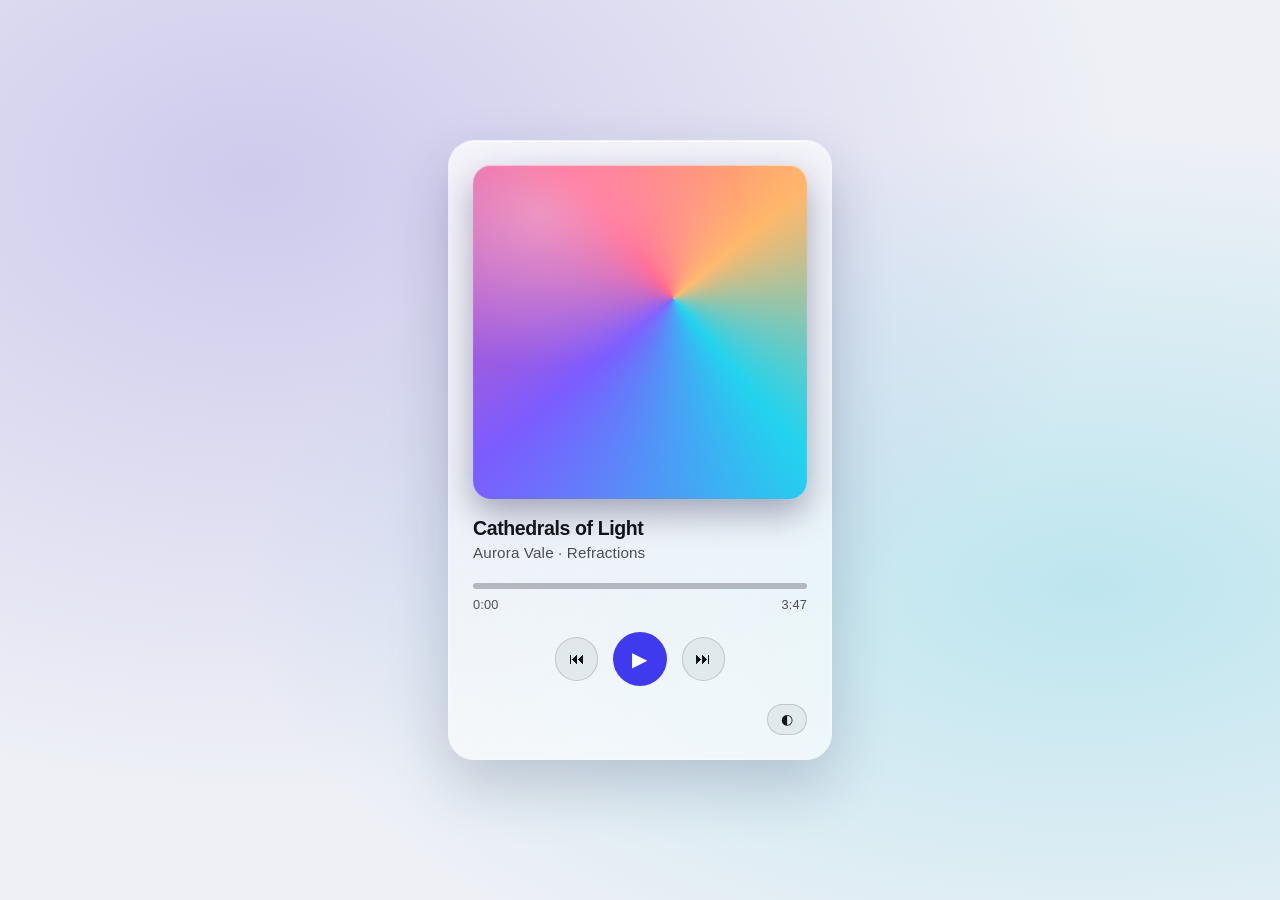
<file: skills/liquid-glass-web/references/example-music-player.html>
<!doctype html>
<html lang="en">
<head>
  <meta charset="utf-8">
  <meta name="viewport" content="width=device-width, initial-scale=1">
  <meta name="color-scheme" content="light dark">
  <title>Music Player · Liquid Glass Web</title>
  <link rel="icon" href="data:,">
  <style>
/* ============================================================
   LIQUID GLASS — canonical material stylesheet (glass.css)
   Source of truth for the liquid-glass-web skill.

   COPY THIS FILE VERBATIM. Customize only the design tokens.
   Every value below was tuned and debugged against real output;
   re-deriving the material from memory loses those fixes.

   Layer model per glass pane (.lg):
     1. ::before — translucent tint, saturation and brightness; no global blur.
     2. ::before (enhanced) — per-pane edge refraction, local reflection blur,
        dispersion and fade. Native Chromium path; Safari uses a source layer.
     3. ::after — specular rim, sheen and cursor spotlight.

   Class map:
     .lg            base glass pane
     .lg--thick     large surfaces (cards, modals): heavier shadow
     .lg--thin      small chrome (nav pills, docks): lighter shadow
     .lg--lite      bottom-layer content: lighting and tint
     .lg--overlay   shared selection: fixed 90% transparency
     .lg-materialize  entrance animation; stagger with --enter-delay
     .lg-chip       ordinary control for use inside glass
     .lg-cta        accent-filled chip variant
     .lg-backdrop   optional colorful blob backdrop (glass needs something
                    to refract; skip if the page has its own imagery)
   ============================================================ */

/* ---------- Design tokens ---------- */
:root {
  color-scheme: light dark;
  /* material */
  --lg-blur: 0px;          /* compatibility token; no whole-pane blur */
  --lg-sat: 1;
  --lg-bright: 1;
  --lg-border-width: 0.5px;
  --lg-radius: 26px;
  /* backdrop hues (blobs / accents) */
  --hue-a: #7c5cff;
  --hue-b: #22d3ee;
  --hue-c: #ff5c8a;
  --hue-d: #ffb86b;
  /* light theme */
  --bg: #eef0f6;
  --ink: #10131c;
  --ink-dim: rgba(16, 19, 28, 0.74);      /* vibrancy: not flat gray */
  --hairline: rgba(16, 19, 28, 0.12);
  --lg-tint: 255 255 255;
  --lg-tint-a: 0.60;
  --lg-border: rgba(255, 255, 255, 0.65);
  --lg-spec: rgba(255, 255, 255, 0.95);
  --lg-shadow: 0 24px 60px rgba(24, 30, 70, 0.20);      /* thick surfaces */
  --lg-shadow-sm: 0 10px 28px rgba(24, 30, 70, 0.12);   /* thin chrome */
  --sheen-a: 0.40;
  --spot-max: 0.25;         /* cursor spotlight peak alpha */
  --chip-bg: rgba(16, 19, 28, 0.055);
  --chip-border: rgba(16, 19, 28, 0.16);
  --accent: #3f3aed;
  --accent-ink: #fff;
  --solid: rgba(255, 255, 255, 0.97);     /* reduced-transparency fill */
  --blob-opacity: 0.55;
}
[data-theme="dark"] {
  --bg: #0a0c15;
  --ink: #f2f4fa;
  --ink-dim: rgba(242, 244, 250, 0.72);
  --hairline: rgba(255, 255, 255, 0.12);
  --lg-tint: 18 18 18;
  --lg-tint-a: 0.60;
  --lg-border: rgba(255, 255, 255, 0.10);
  --lg-spec: rgba(255, 255, 255, 0.20);
  --lg-shadow: 0 24px 60px rgba(0, 0, 0, 0.60);
  --lg-shadow-sm: 0 10px 28px rgba(0, 0, 0, 0.45);
  --sheen-a: 0.16;
  --spot-max: 0.14;
  --chip-bg: rgba(255, 255, 255, 0.07);
  --chip-border: rgba(255, 255, 255, 0.16);
  --accent: #9db4ff;
  --accent-ink: #0a0c15;
  --solid: rgba(15, 17, 28, 0.97);
  --blob-opacity: 0.42;
}
/* system dark preference, unless the user toggled to light */
@media (prefers-color-scheme: dark) {
  :root:not([data-theme="light"]) {
    --bg: #0a0c15;
    --ink: #f2f4fa;
    --ink-dim: rgba(242, 244, 250, 0.72);
    --hairline: rgba(255, 255, 255, 0.12);
    --lg-tint: 18 18 18;
    --lg-tint-a: 0.60;
    --lg-border: rgba(255, 255, 255, 0.10);
    --lg-spec: rgba(255, 255, 255, 0.20);
    --lg-shadow: 0 24px 60px rgba(0, 0, 0, 0.60);
    --lg-shadow-sm: 0 10px 28px rgba(0, 0, 0, 0.45);
    --sheen-a: 0.16;
    --spot-max: 0.14;
    --chip-bg: rgba(255, 255, 255, 0.07);
    --chip-border: rgba(255, 255, 255, 0.16);
    --accent: #9db4ff;
    --accent-ink: #0a0c15;
    --solid: rgba(15, 17, 28, 0.97);
    --blob-opacity: 0.42;
  }
}

/* ---------- The material ---------- */
:root[data-theme="light"] { color-scheme: light; }
:root[data-theme="dark"] { color-scheme: dark; }
/* Cursor spotlight strength — registered so hover can FADE it in and out
   smoothly; browsers without @property simply switch it instantly. */
@property --spot-a {
  syntax: "<number>";
  inherits: true;
  initial-value: 0;
}

.lg {
  position: relative;
  isolation: isolate;               /* contain the pseudo-element stack */
  border-radius: var(--lg-radius);
  border: var(--lg-border-width) solid var(--lg-border);
  box-shadow: var(--lg-shadow);
  --spot-a: 0;
}
@media (hover: hover) {
  .lg:hover { --spot-a: var(--spot-max); }
}

/* Layer 1+2: tint (universal); refraction override further down */
.lg::before {
  content: ""; position: absolute; inset: 0; z-index: -1;
  /* concentric corners: inner radius = outer radius − border width,
     otherwise the fill pulls away from the frame at the corners */
  border-radius: calc(var(--lg-radius) - var(--lg-border-width));
  background: rgb(var(--lg-tint) / var(--lg-tint-a));
  /* values inlined (not var()) — Safari can drop backdrop-filter when the
     value list contains CSS variables */
  -webkit-backdrop-filter: none;
  backdrop-filter: none;
}

/* Layer 3: specular rim + sheen + cursor spotlight.
   Inset speculars MUST live here: painted on the element itself they sit
   under the material layer (paint order) and disappear. */
.lg::after {
  content: ""; position: absolute; inset: 0; z-index: -1;
  border-radius: calc(var(--lg-radius) - var(--lg-border-width)); pointer-events: none;
  box-shadow:
    inset 0 1px 1px var(--lg-spec),
    inset 0 -1px 1px rgba(255, 255, 255, 0.22),
    inset 0 0 0 1px rgba(255, 255, 255, 0.06);
  background:
    radial-gradient(420px circle at var(--mx, 50%) var(--my, -40%),
      rgb(255 255 255 / var(--spot-a)) 0%,
      rgb(255 255 255 / calc(var(--spot-a) * 0.55)) 26%,
      rgb(255 255 255 / calc(var(--spot-a) * 0.18)) 55%,
      transparent 80%),
    linear-gradient(125deg,
      rgba(255, 255, 255, var(--sheen-a)),
      rgba(255, 255, 255, 0.04) 32%, transparent 60%);
}

/* Native SVG backdrop path. Safari's source layer uses the same filter. */
html.refract .lg:not(.lg--lite)::before {
  -webkit-backdrop-filter: var(--lg-filter, saturate(1)) saturate(var(--lg-sat)) brightness(var(--lg-bright));
  backdrop-filter: var(--lg-filter, saturate(1)) saturate(var(--lg-sat)) brightness(var(--lg-bright));
}

/* Circular radii match the size-aware signed-distance refraction map. */

/* Material weight hierarchy: bigger surfaces read thicker */
.lg--thick { --lg-blur: 0px; }
.lg--thin { --lg-blur: 0px; box-shadow: var(--lg-shadow-sm); }
.lg--overlay { --lg-tint-a: 0.1; }
.lg-mirrored { transform: translateZ(0); }
.lg-mirror { position: absolute; inset: 0; border-radius: inherit; overflow: hidden; z-index: -2; pointer-events: none; }
.lg-mirror-surface { position: absolute; inset: 0; width: 100%; height: 100%; pointer-events: none; }
.lg-mirror-input { position: absolute; inset: 0; overflow: hidden; }
.lg-mirror-surface * { pointer-events: none !important; }

/* Eased theme changes — no abrupt brightness jumps */
body, .lg-backdrop, .lg, .lg::before {
  transition: background-color 0.3s ease, color 0.3s ease,
              border-color 0.3s ease, box-shadow 0.3s ease,
              --spot-a 0.45s ease;
}

/* Materialize on load: blur + scale + fade arrive together.
   CRITICAL: the animation must END with the filter removed (fill:
   backwards, no lingering `filter: blur(0)`) — ANY filter left on a
   glass element creates a new backdrop root and silently kills the
   backdrop-filter effect. */
@keyframes lg-materialize {
  0%   { opacity: 0; transform: translateY(12px) scale(0.97); filter: blur(16px); }
  60%  { filter: blur(2px); }
  100% { opacity: 1; transform: translateY(0) scale(1); filter: blur(0); }
}
.lg-materialize {
  animation: lg-materialize 0.65s cubic-bezier(0.22, 1, 0.36, 1) backwards;
  animation-delay: var(--enter-delay, 0s);   /* stagger: .14s, .22s, .30s… */
}

/* ---------- Regular chips ---------- */
.lg-chip {
  display: inline-flex; align-items: center; gap: 0.5em;
  padding: 0.48em 0.95em; border-radius: 999px;
  border: 1px solid var(--chip-border);
  background: var(--chip-bg);
  color: var(--ink);
  font-size: 0.86rem; text-decoration: none; cursor: pointer;
  transition: transform 160ms ease-out, background-color 0.3s ease,
              color 0.3s ease, border-color 0.3s ease;
}
.lg-chip:hover { transform: translateY(-1px); }
.lg-chip:active { transform: translateY(0) scale(0.97); }  /* press on pointer-down */
.lg-chip .dot { width: 7px; height: 7px; border-radius: 50%; background: var(--accent); }
.lg-cta { background: var(--accent); color: var(--accent-ink); border: none; }

:focus-visible {
  outline: 2px solid var(--accent);
  outline-offset: 3px;
  border-radius: 8px;
}

/* ---------- Optional blob backdrop ---------- */
.lg-backdrop {
  position: fixed; inset: 0; z-index: -2;
  overflow: hidden; background: var(--bg);
}
.lg-backdrop span {
  position: absolute; border-radius: 50%;
  filter: blur(80px); opacity: var(--blob-opacity);
  will-change: transform;
}
.lg-backdrop .b1 { width: 52vmax; height: 52vmax; left: -14vmax; top: -16vmax; background: var(--hue-a); animation: lg-drift1 28s ease-in-out infinite alternate; }
.lg-backdrop .b2 { width: 44vmax; height: 44vmax; right: -12vmax; top: -6vmax;  background: var(--hue-b); animation: lg-drift2 32s ease-in-out infinite alternate; }
.lg-backdrop .b3 { width: 46vmax; height: 46vmax; left: 8vmax;  bottom: -20vmax; background: var(--hue-c); animation: lg-drift3 26s ease-in-out infinite alternate; }
.lg-backdrop .b4 { width: 34vmax; height: 34vmax; right: 4vmax; bottom: -10vmax; background: var(--hue-d); animation: lg-drift4 34s ease-in-out infinite alternate; }
@keyframes lg-drift1 { to { transform: translate3d(9vmax, 6vmax, 0) scale(1.12); } }
@keyframes lg-drift2 { to { transform: translate3d(-8vmax, 9vmax, 0) scale(0.92); } }
@keyframes lg-drift3 { to { transform: translate3d(10vmax, -7vmax, 0) scale(1.1); } }
@keyframes lg-drift4 { to { transform: translate3d(-7vmax, -8vmax, 0) scale(1.15); } }

/* ---------- Accessibility opt-outs ---------- */
@media (prefers-reduced-transparency: reduce) {
  .lg::before, html.refract .lg::before,
  .lg--thick::before, .lg--thin::before {
    background: var(--solid);
    -webkit-backdrop-filter: none; backdrop-filter: none;
  }
  .lg::after { background: none; }
  .lg-backdrop span { display: none; }
}
/* Reduced motion ≠ no feedback: movement is removed (entrances, drifting
   blobs, hover/press translation), short color fades stay. */
@media (prefers-reduced-motion: reduce) {
  *, *::before, *::after { animation: none !important; }
  .lg-chip, .lg-chip:hover, .lg-chip:active { transform: none; }
  .lg-chip { transition: background-color 0.2s ease, color 0.2s ease, border-color 0.2s ease; }
}
/* prefers-contrast: near-solid surfaces with a defined border */
@media (prefers-contrast: more) {
  .lg { border: 1px solid var(--ink); }
  .lg::before, html.refract .lg::before,
  .lg--thick::before, .lg--thin::before {
    background: var(--solid);
    -webkit-backdrop-filter: none; backdrop-filter: none;
  }
  .lg::after { background: none; }
  .lg-chip { border-color: var(--ink); }
}
@media (forced-colors: active) {
  .lg { border: 1px solid CanvasText; }
  .lg::before, html.refract .lg::before,
  .lg--thick::before, .lg--thin::before { background: Canvas; -webkit-backdrop-filter: none; backdrop-filter: none; }
  .lg::after { display: none; }
  .lg-backdrop { display: none; }
}

/* ---------- Print: flatten the material cleanly ---------- */
@media print {
  :root { --ink: #000 !important; --ink-dim: #333 !important; --bg: #fff !important; }
  .lg, .lg *, .lg::before, .lg::after { transition: none !important; }
  .lg-backdrop { display: none !important; }
  body { background: #fff !important; color: #000 !important; }
  .lg-materialize { animation: none !important; }
  .lg { border: 1px solid #ddd; border-radius: 10px; box-shadow: none !important; color: #000; }
  .lg::before, html.refract .lg::before,
  .lg--thick::before, .lg--thin::before { background: #fff; -webkit-backdrop-filter: none; backdrop-filter: none; }
  .lg::after { display: none; }
  .lg-chip { border-color: #ccc; background: #fff; color: #000; }
  .lg-cta { background: #fff; color: #000; border: 1px solid #999; }
}

/* Optional appearance popover: opaque, not another glass pane. */
.lg-nav-items { position: relative; display: flex; gap: 8px; padding: 6px; border-radius: 999px; }
.lg-nav-items a { display: flex; align-items: center; justify-content: center; gap: 6px; min-height: 44px; padding: 8px 16px; border-radius: 999px; color: var(--ink); text-decoration: none; white-space: nowrap; }
.lg-nav-items a[aria-current] { font-weight: 750; }
.lg-nav-items a:focus-visible { position: relative; z-index: 4; }
.lg-selection { position: absolute; left: 0; top: 0; z-index: 2; --lg-radius: 999px; touch-action: none; cursor: grab; }
.lg-selection:active { cursor: grabbing; }
.lg-appearance {
  position: fixed; inset: auto; margin: 0; z-index: 1000;
  box-sizing: border-box; width: 280px; max-width: calc(100vw - 24px);
  padding: 20px; border: 1px solid var(--hairline); border-radius: 18px;
  background: var(--bg); color: var(--ink); box-shadow: var(--lg-shadow-sm);
  font: 14px/1.5 system-ui, sans-serif;
}
.lg-appearance h2 { font: 600 16px/1.4 system-ui, sans-serif; margin: 0 0 16px; }
.lg-appearance .lg-theme-options { display: flex; gap: 8px; margin-bottom: 20px; }
.lg-appearance .lg-chip { flex: 1; justify-content: center; min-height: 40px; }
.lg-appearance [aria-pressed="true"] { background: var(--ink); color: var(--bg); }
.lg-appearance label { display: block; font-weight: 600; }
.lg-appearance input { display: block; width: 100%; min-height: 36px; margin: 8px 0 0; accent-color: var(--accent); }
@media print { .lg-appearance, #themeToggle { display: none !important; } }

/* Accessibility overrides also cover enhanced selectors and visual copies. */
@media (prefers-reduced-transparency: reduce), (prefers-contrast: more), (forced-colors: active) {
  .lg-mirror { display: none; }
  html.refract .lg:not(.lg--lite)::before { background: var(--solid); -webkit-backdrop-filter: none; backdrop-filter: none; }
}
@media (forced-colors: active) {
  html.refract .lg:not(.lg--lite)::before { background: Canvas; }
}
@media print {
  .lg-mirror { display: none !important; }
  html.refract .lg:not(.lg--lite)::before { background: #fff; -webkit-backdrop-filter: none; backdrop-filter: none; }
}
</style>
  <style>
    *, *::before, *::after { box-sizing: border-box; }
    body {
      margin: 0;
      min-width: 20rem;
      min-height: 100vh;
      display: grid;
      place-items: center;
      padding: 2rem 1rem;
      color: var(--ink);
      background: var(--bg);
      font-family: -apple-system, BlinkMacSystemFont, "Segoe UI", sans-serif;
      line-height: 1.5;
      -webkit-font-smoothing: antialiased;
    }
    .player {
      width: min(92vw, 24rem);
      padding: 1.5rem;
      display: grid;
      gap: 1.1rem;
    }
    .art {
      width: 100%;
      aspect-ratio: 1;
      border-radius: 18px;
      background:
        radial-gradient(120% 90% at 20% 15%, rgb(255 255 255 / 0.35), transparent 50%),
        conic-gradient(from 230deg at 60% 40%, var(--hue-a), var(--hue-c), var(--hue-d), var(--hue-b), var(--hue-a));
      box-shadow: inset 0 1px 1px rgb(255 255 255 / 0.55), 0 14px 34px rgb(20 16 60 / 0.35);
    }
    .meta { display: grid; gap: 0.15rem; }
    h1 { margin: 0; font-size: 1.22rem; line-height: 1.2; letter-spacing: -0.02em; }
    .artist { margin: 0; color: var(--ink-dim); font-size: 0.95rem; font-weight: 500; letter-spacing: 0.01em; }
    .progress { display: grid; gap: 0.4rem; }
    .track {
      width: 100%;
      height: 6px;
      padding: 0;
      overflow: hidden;
      appearance: none;
      border: 0;
      border-radius: 999px;
      background: color-mix(in srgb, var(--ink) 14%, transparent);
    }
    .track::-webkit-progress-bar { background: color-mix(in srgb, var(--ink) 14%, transparent); border-radius: inherit; }
    .track::-webkit-progress-value { background: var(--accent); border-radius: inherit; }
    .track::-moz-progress-bar { background: var(--accent); border-radius: inherit; }
    .times {
      display: flex;
      justify-content: space-between;
      color: var(--ink-dim);
      font-size: 0.8rem;
      font-weight: 500;
      font-variant-numeric: tabular-nums;
      letter-spacing: 0.01em;
    }
    .transport { display: flex; align-items: center; justify-content: center; gap: 0.9rem; }
    .transport-button { width: 2.7rem; height: 2.7rem; padding: 0; justify-content: center; font-size: 1rem; }
    .play { width: 3.4rem; height: 3.4rem; font-size: 1.25rem; }
    .statusbar { display: flex; align-items: center; justify-content: flex-end; gap: 0.6rem; }
    @media print {
      .transport, .statusbar { display: none; }
      .player { width: 22rem; }
    }
  </style>
  <style>
    .lg-backdrop { background: radial-gradient(ellipse at 20% 20%, #8d80d955, transparent 60%), radial-gradient(ellipse at 85% 65%, #39cbdc44, transparent 55%), var(--bg); }
    .lg-backdrop span { display: none; }
  </style>
</head>
<body>
  <div id="page-backdrop" class="lg-backdrop" aria-hidden="true">
    <span class="b1"></span><span class="b2"></span><span class="b3"></span><span class="b4"></span>
  </div>

  <main class="lg lg--thick player" data-lg-source="#page-backdrop" aria-labelledby="trackTitle">
    <div class="art" aria-hidden="true"></div>
    <div class="meta">
      <h1 id="trackTitle">Cathedrals of Light</h1>
      <p class="artist">Aurora Vale · Refractions</p>
    </div>

    <div class="progress">
      <progress class="track" id="progress" value="0" max="227" aria-label="Playback progress">0 of 227 seconds</progress>
      <div class="times">
        <span id="timeNow" aria-live="off">0:00</span>
        <span>3:47</span>
      </div>
    </div>

    <div class="transport" role="group" aria-label="Playback controls">
      <button class="lg-chip transport-button" id="previous" type="button" aria-label="Previous track">⏮</button>
      <button class="lg-chip lg-cta transport-button play" id="play" type="button" aria-label="Play" aria-pressed="false">▶</button>
      <button class="lg-chip transport-button" id="next" type="button" aria-label="Next track">⏭</button>
    </div>

    <div class="statusbar">
      <button class="lg-chip" id="themeToggle" type="button" aria-label="Appearance">◐</button>
    </div>
  </main>

<!-- Liquid Glass Web v0.1.2 — copy verbatim before application scripts. -->
<script>
(function () {
'use strict';
// Monotonically decreasing displacement, with a C2 join to the unaffected
// interior. The Gaussian shoulder makes sourceDistance' locally negative:
// this widens the reflected-looking fold without adding a duplicate image.
// This is a visual approximation, not Apple's shader or a ray-traced lens.
function sourceDistance(d) {
 if (d >= 112) return d;
 const t=d/112;
 const envelope=1-t*t*t*(10+t*(-15+6*t));
 const shoulder=Math.exp(-Math.pow(t/.22,2));
 return d+112*envelope*(.4+.34*shoulder);
}
// The outer stationary point is the local reflection axis. Locate it from
// the mapping instead of fixing it to the panel border or to text content.
let reflectionAxis=0;
for(let d=.1;d<112;d+=.1) {
 if(sourceDistance(d+.01)<sourceDistance(d-.01)) reflectionAxis=d;
}
function reflectionWeight(d) {
 // Keep the entire symmetric support inside the pane and the optical band.
 const sigma=Math.min(22,reflectionAxis/3,(112-reflectionAxis)/3);
 const delta=(d-reflectionAxis)/sigma;
 if(Math.abs(delta)>=3) return 0;
 const t=Math.abs(delta)/3;
 const window=1-t*t*t*(10+t*(-15+6*t));
 return .85*Math.exp(-.5*delta*delta)*window;
}
// A separate, compact edge treatment; zero before the reflection axis.
function edgeWeight(d) {
 const t=Math.min(1,Math.max(0,d/(10/.35)));
 return 1-t*t*t*(10+t*(-15+6*t));
}
const svgNS = 'http://www.w3.org/2000/svg';
function svgNode(name, attrs) { const el=document.createElementNS(svgNS,name); for (const [k,v] of Object.entries(attrs)) el.setAttribute(k,v); return el; }

/* Bounded, inert visual source for Safari. */
function installGlassMirror(glass, prefix) {
  const source=document.querySelector(glass.dataset.lgSource);
  if (!source || source.contains(glass)) throw new Error('Glass source must exist outside its pane');
  const clip=document.createElement('div');clip.className='lg-mirror';
  clip.setAttribute('aria-hidden','true');clip.inert=true;
  const surface=document.createElement('div');surface.className='lg-mirror-surface';
  surface.style.filter='var(--lg-filter)';
  const input=document.createElement('div');input.className='lg-mirror-input';
  surface.append(input);
  clip.append(surface);glass.prepend(clip);
  const backdrop=document.querySelector('.lg-backdrop');
  const backing=document.createElement('div');
  Object.assign(backing.style,{position:'absolute',pointerEvents:'none'});
  let copy;
  function sync(){
    const a=source.getBoundingClientRect(), b=input.getBoundingClientRect();
    copy.style.left=(a.left-b.left)+'px';
    copy.style.top=(a.top-b.top)+'px';
    if(backdrop){
      const r=backdrop.getBoundingClientRect();
      Object.assign(backing.style,{left:(r.left-b.left)+'px',top:(r.top-b.top)+'px',width:r.width+'px',height:r.height+'px'});
    }
  }
  function refresh(){
    copy=source.cloneNode(true);
    const original=[source,...source.querySelectorAll('*')];
    const clones=[copy,...copy.querySelectorAll('*')];
    const ids=new Map();
    for(let i=0;i<clones.length;i++){
      const element=clones[i],style=getComputedStyle(original[i]);
      for(const property of style)element.style.setProperty(property,style.getPropertyValue(property));
      element.style.animation='none';element.style.transition='none';
      if(element.id){const next=prefix+'-copy-'+element.id;ids.set(element.id,next);element.id=next;}
      for(const attribute of [...element.attributes])if(attribute.name.startsWith('on'))element.removeAttribute(attribute.name);
      element.removeAttribute('autofocus');
    }
    for(const element of clones)for(const attribute of [...element.attributes]){
      let value=attribute.value;
      for(const [oldId,newId] of ids){
        value=value.replaceAll('url(#'+oldId+')','url(#'+newId+')');
        if(['href','xlink:href'].includes(attribute.name)&&value==='#'+oldId)value='#'+newId;
      }
      if(value!==attribute.value)element.setAttribute(attribute.name,value);
    }
    for(const property of [...copy.style])if(property.startsWith('inset')||['top','right','bottom','left'].includes(property))copy.style.removeProperty(property);
    Object.assign(copy.style,{position:'absolute',left:'0',top:'0',margin:'0',boxSizing:'border-box',width:source.getBoundingClientRect().width+'px',height:source.getBoundingClientRect().height+'px',transition:'none',animation:'none',pointerEvents:'none'});
    // Paint the page backdrop only inside the clipped Safari optical input.
    // Transparent source wrappers keep their original appearance on the page.
    backing.style.background=backdrop?getComputedStyle(backdrop).background:getComputedStyle(document.body).backgroundColor;
    if(!backdrop)Object.assign(backing.style,{inset:'0'});
    input.replaceChildren(backing,copy);sync();
  }
  refresh();
  new ResizeObserver(refresh).observe(source);
  const withoutSpotlight=value=>(value||'').replace(/--(?:mx|my|spot-a)\s*:[^;]*;?/g,'').trim();
  new MutationObserver(records=>{
    if(records.some(r=>r.type!=='attributes'||r.attributeName!=='style'||withoutSpotlight(r.oldValue)!==withoutSpotlight(r.target.getAttribute('style'))))refresh();
  }).observe(source,{subtree:true,childList:true,characterData:true,attributes:true,attributeOldValue:true});
  source.addEventListener('lg:refresh',refresh);
  source.addEventListener('load',refresh,true);
  let themeRefresh;
  document.addEventListener('lg:theme',()=>{
    refresh();clearTimeout(themeRefresh);
    // Capture settled computed colors after the canonical 300ms theme fade.
    themeRefresh=setTimeout(refresh,350);
  });
  return sync;
}

const root=document.documentElement;
const ua=navigator.userAgent;
const ios=/iPhone|iPad|iPod/.test(ua)||(navigator.platform==='MacIntel'&&navigator.maxTouchPoints>1);
const nativePath=!ios&&'userAgentData' in navigator&&CSS.supports('backdrop-filter','url(#lg-probe)');
const safariPath=/AppleWebKit/.test(ua)&&(/Version\/.*Safari/.test(ua)||ios)&&!nativePath;
root.dataset.lgPath=nativePath?'native':safariPath?'mirror':'basic';
if(!nativePath&&!safariPath)return;
const syncs=[];let frame=0;
function queueSync(){if(!frame)frame=requestAnimationFrame(()=>{frame=0;syncs.forEach(fn=>fn());root.dataset.mirrorSyncs=String(Number(root.dataset.mirrorSyncs||0)+1);});}
if(safariPath){document.addEventListener('scroll',queueSync,{capture:true,passive:true});document.addEventListener('lg:move',queueSync);window.addEventListener('resize',queueSync);}
const svg=svgNode('svg',{width:0,height:0,'aria-hidden':'true',focusable:'false'});
svg.style.position='absolute';
const defs=svgNode('defs',{});svg.append(defs);document.body.append(svg);
if(nativePath)root.classList.add('refract');
document.querySelectorAll('.lg:not(.lg--lite)').forEach((glass,index)=>{
 if(safariPath&&!glass.dataset.lgSource)return;
 if(safariPath){glass.classList.add('lg-mirrored');syncs.push(installGlassMirror(glass, 'lg-dist-'+index));}
 const filterId='lg-dist-'+index;
const filter = svgNode('filter',{id:filterId,filterUnits:'userSpaceOnUse',primitiveUnits:'userSpaceOnUse',x:0,y:0,'color-interpolation-filters':'sRGB'});
const mapImage = svgNode('feImage',{x:0,y:0,preserveAspectRatio:'none',result:'edgeMap'});
const edgeMaskImage=svgNode('feImage',{x:0,y:0,preserveAspectRatio:'none',result:'edgeMask'});
const edgeFadeImage=svgNode('feImage',{x:0,y:0,preserveAspectRatio:'none',result:'edgeFadeMask'});
// Convert 8-bit midpoint 128 to exactly 0.5, avoiding a center offset.
const normalize = svgNode('feComponentTransfer',{in:'edgeMap',result:'map'});
for (const channel of ['R','G']) normalize.append(svgNode('feFunc'+channel,{type:'linear',slope:255/254,intercept:-1/254}));
const displacementScale=64;
const displace = svgNode('feDisplacementMap',{in:'SourceGraphic',in2:'map',scale:displacementScale,xChannelSelector:'R',yChannelSelector:'G',result:'bent'});
const reflectionBlur=svgNode('feGaussianBlur',{in:'ghostBundle',stdDeviation:'1.15',result:'softReflection'});
const diffuseBlur=svgNode('feGaussianBlur',{in:'bent',stdDeviation:'2.8',result:'diffuseReflection'});
// Narrow symmetric samples model a small spread of ray directions; no broad
// low-frequency layer is mixed across the fold, so it cannot form a gray band.
filter.append(mapImage,normalize,displace,
 svgNode('feDisplacementMap',{in:'SourceGraphic',in2:'map',scale:62.8,xChannelSelector:'R',yChannelSelector:'G',result:'ghostNear'}),
 svgNode('feDisplacementMap',{in:'SourceGraphic',in2:'map',scale:65.2,xChannelSelector:'R',yChannelSelector:'G',result:'ghostFar'}),
 svgNode('feComposite',{in:'ghostNear',in2:'ghostFar',operator:'arithmetic',k1:0,k2:.5,k3:.5,k4:0,result:'ghostPair'}),
 svgNode('feComposite',{in:'bent',in2:'ghostPair',operator:'arithmetic',k1:0,k2:.76,k3:.24,k4:0,result:'ghostBundle'}),
 reflectionBlur,diffuseBlur,
 svgNode('feColorMatrix',{in:'edgeMap',type:'matrix',values:'0 0 0 0 1  0 0 0 0 1  0 0 0 0 1  0 0 1 0 0',result:'reflectionMask'}),
 svgNode('feComposite',{in:'softReflection',in2:'reflectionMask',operator:'in',result:'fadedReflection'}),
 svgNode('feComposite',{in:'bent',in2:'reflectionMask',operator:'out',result:'transmission'}),
 svgNode('feComposite',{in:'fadedReflection',in2:'transmission',operator:'arithmetic',k1:0,k2:1,k3:1,k4:0,result:'axisSoftened'}));
// Tiny wavelength-dependent sample offsets along the SAME displacement map.
// Channel summation (not screen blending) preserves neutral flat colors.
for(const [name,scale,channel] of [['red',60,0],['green',64,1],['blue',68,2]]) {
 const values=new Array(20).fill(0); values[channel*5+channel]=1; values[18]=1;
 filter.append(svgNode('feDisplacementMap',{in:'SourceGraphic',in2:'map',scale,xChannelSelector:'R',yChannelSelector:'G',result:name+'Sample'}),
  svgNode('feColorMatrix',{in:name+'Sample',type:'matrix',values:values.join(' '),result:name}));
}
filter.append(
 svgNode('feComposite',{in:'red',in2:'green',operator:'arithmetic',k1:0,k2:1,k3:1,k4:0,result:'rg'}),
 svgNode('feComposite',{in:'rg',in2:'blue',operator:'arithmetic',k1:0,k2:1,k3:1,k4:0,result:'dispersion'}),
 svgNode('feGaussianBlur',{in:'dispersion',stdDeviation:'1.6',result:'softDispersion'}),
 svgNode('feGaussianBlur',{in:'bent',stdDeviation:'18',result:'edgeWash'}),
 svgNode('feComposite',{in:'softDispersion',in2:'diffuseReflection',operator:'arithmetic',k1:0,k2:.85,k3:.15,k4:0,result:'edgeFaded'}),
 edgeMaskImage,
 svgNode('feComposite',{in:'edgeFaded',in2:'edgeMask',operator:'in',result:'edgeDetail'}),
 svgNode('feComposite',{in:'axisSoftened',in2:'edgeMask',operator:'out',result:'interior'}),
 svgNode('feComposite',{in:'edgeDetail',in2:'interior',operator:'arithmetic',k1:0,k2:1,k3:1,k4:0,result:'chromaticEdge'}),
 edgeFadeImage,
 svgNode('feComposite',{in:'edgeWash',in2:'edgeFadeMask',operator:'in',result:'washedEdge'}),
 svgNode('feComposite',{in:'chromaticEdge',in2:'edgeFadeMask',operator:'out',result:'remainingEdge'}),
 svgNode('feComposite',{in:'washedEdge',in2:'remainingEdge',operator:'arithmetic',k1:0,k2:1,k3:1,k4:0,result:'opticalResult'}));
defs.append(filter);
// All blur radii share the optical band's size adaptation, including edge wash.
const blurRadii=Array.from(filter.querySelectorAll('feGaussianBlur'),el=>[el,Number(el.getAttribute('stdDeviation'))]);
glass.style.setProperty('--lg-filter','url(#'+filterId+')');

let mapSize='';
const mapDensity=Number(glass.dataset.lgMapScale||1);
function updateMap() {
 const w=glass.clientWidth,h=glass.clientHeight;
 if(safariPath)Object.assign(glass.querySelector('.lg-mirror-surface').style,{width:w+'px',height:h+'px'});
 if (!w || !h) return; // Closed dialogs are initialized when they become visible.
 const radius=Math.min(parseFloat(getComputedStyle(glass,'::before').borderTopLeftRadius),w/2,h/2);
 const nextSize=`${w}:${h}:${radius}`;
 if(nextSize===mapSize)return;
 mapSize=nextSize;
 root.dataset.mapBuilds=String(Number(root.dataset.mapBuilds||0)+1);
 // Each edge owns at most 22% of the shortest dimension. Opposite bands
 // stay separated by an unaffected center; large surfaces retain 39.2px.
 const opticalScale=Math.min(1,.22*Math.min(w,h)/39.2);
 const unit=.35*opticalScale;
 const sheet=false;
 const mapWidth=w*mapDensity,mapHeight=h*mapDensity;
 const canvas=document.createElement('canvas'); canvas.width=mapWidth; canvas.height=mapHeight;
 const context=canvas.getContext('2d'); const pixels=context.createImageData(mapWidth,mapHeight);
 const edgePixels=context.createImageData(mapWidth,mapHeight);
 const fadePixels=context.createImageData(mapWidth,mapHeight);
 for(let y=0;y<mapHeight;y++) for(let x=0;x<mapWidth;x++) {
  const sampleX=(x+.5)/mapDensity,sampleY=(y+.5)/mapDensity;
  const px=sampleX-w/2, py=sampleY-h/2;
  const qx=Math.abs(px)-(w/2-radius), qy=Math.abs(py)-(h/2-radius);
  const ox=Math.max(qx,0),oy=Math.max(qy,0), len=Math.hypot(ox,oy);
  const distance=sheet ? h-sampleY : -(len+Math.min(Math.max(qx,qy),0)-radius);
  let nx=0,ny=0;
  // A notification sheet has one visible horizontal optical edge.
  // Its offscreen top and viewport sides must not act as a second lens.
  if(sheet) ny=-1;
  else if(len>0) { nx=-Math.sign(px)*ox/len; ny=-Math.sign(py)*oy/len; }
  else if(qx>qy) nx=-Math.sign(px); else ny=-Math.sign(py);
  const d=Math.max(0,distance)/unit;
  const shift=(sourceDistance(d)-d)*unit;
  const index=(y*mapWidth+x)*4;
  pixels.data[index]=Math.round(128+nx*shift/displacementScale*254);
  pixels.data[index+1]=Math.round(128+ny*shift/displacementScale*254);
  pixels.data[index+2]=Math.round(255*reflectionWeight(d)); pixels.data[index+3]=255;
  edgePixels.data[index]=255; edgePixels.data[index+1]=255; edgePixels.data[index+2]=255;
  edgePixels.data[index+3]=Math.round(255*edgeWeight(d));
  // The colored fringe develops first; only the last few pixels lose detail.
  fadePixels.data[index]=255; fadePixels.data[index+1]=255; fadePixels.data[index+2]=255;
  fadePixels.data[index+3]=Math.round(255*.95*Math.pow(edgeWeight(d),3));
 }
 context.putImageData(pixels,0,0);
 for (const el of [filter,mapImage,edgeMaskImage,edgeFadeImage]) { el.setAttribute('width',w); el.setAttribute('height',h); }
 if(safariPath){
  // Relative bounds keep Safari's CSS filter region and feImage subregions
  // aligned with the painted pane when page zoom changes.
  filter.setAttribute('filterUnits','objectBoundingBox');
  filter.setAttribute('width','1');filter.setAttribute('height','1');
  for(const image of [mapImage,edgeMaskImage,edgeFadeImage]){image.setAttribute('width','100%');image.setAttribute('height','100%');}
 }
 mapImage.setAttribute('href',canvas.toDataURL());
 context.putImageData(edgePixels,0,0);
 edgeMaskImage.setAttribute('href',canvas.toDataURL());
 context.putImageData(fadePixels,0,0);
 edgeFadeImage.setAttribute('href',canvas.toDataURL());
 for(const [el,radius] of blurRadii) el.setAttribute('stdDeviation',String(radius*opticalScale));
 if(safariPath){
  glass.querySelector('.lg-mirror-surface').style.filter='url(#'+filterId+')';
  queueSync();
 }

}

 new ResizeObserver(updateMap).observe(glass);
});
})();
/* Part 3: cursor spotlight (1:1, direct manipulation) */
(function () {
  var fine = matchMedia("(hover: hover) and (pointer: fine)").matches;
  var still = matchMedia("(prefers-reduced-motion: reduce)").matches;
  if (!fine || still) return;

  document.querySelectorAll(".lg").forEach(function (el) {
    el.addEventListener("pointermove", function (e) {
      var r = el.getBoundingClientRect();
      el.style.setProperty("--mx", (e.clientX - r.left) + "px");
      el.style.setProperty("--my", (e.clientY - r.top) + "px");
    });
    // No reset on pointerleave: the spotlight fades out in place
    // via the --spot-a hover transition instead of snapping away.
  });
})();



/* Optional appearance menu. Omit #themeToggle to omit the entire component. */
(function () {
 const root=document.documentElement, button=document.getElementById('themeToggle');
 if(!button) return;
 const zh=document.documentElement.lang.startsWith('zh');
 const title=zh?'外观设置':'Appearance', light=zh?'浅色':'Light', dark=zh?'深色':'Dark';
 const label=zh?'玻璃透明度':'Glass transparency';
 button.setAttribute('aria-label',title);
 button.setAttribute('aria-controls','lgAppearance');
 button.setAttribute('aria-expanded','false');
 const panel=document.createElement('section');
 panel.id='lgAppearance'; panel.className='lg-appearance'; panel.setAttribute('popover','auto');
 panel.setAttribute('aria-label',title);
 panel.innerHTML='<h2>'+title+'</h2><div class="lg-theme-options"><button type="button" class="lg-chip" data-lg-theme="light">'+light+'</button><button type="button" class="lg-chip" data-lg-theme="dark">'+dark+'</button></div><label for="lgTransparency">'+label+'</label><input id="lgTransparency" type="range" min="5" max="95" value="40">';
 document.body.append(panel);
 const slider=panel.querySelector('input');
 let customized=false;
 function syncTheme(){
   const theme=root.dataset.theme || (matchMedia('(prefers-color-scheme:dark)').matches?'dark':'light');
   panel.querySelectorAll('[data-lg-theme]').forEach(b=>b.setAttribute('aria-pressed',String(b.dataset.lgTheme===theme)));
   if(!customized) slider.value=Math.round((1-parseFloat(getComputedStyle(root).getPropertyValue('--lg-tint-a')))*100);
 }
 syncTheme();
 function place(){
   const r=button.getBoundingClientRect();
   panel.style.left=Math.max(12,Math.min(innerWidth-panel.offsetWidth-12,r.right-panel.offsetWidth))+'px';
   panel.style.top=Math.max(12,Math.min(innerHeight-panel.offsetHeight-12,r.bottom+10))+'px';
 }
 button.addEventListener('click',()=>{panel.togglePopover();if(panel.matches(':popover-open'))place();});
 panel.addEventListener('toggle',()=>button.setAttribute('aria-expanded',String(panel.matches(':popover-open'))));
 panel.querySelectorAll('[data-lg-theme]').forEach(b=>b.addEventListener('click',()=>{root.dataset.theme=b.dataset.lgTheme;syncTheme();document.dispatchEvent(new Event('lg:theme'));}));
 slider.addEventListener('input',()=>{customized=true;root.style.setProperty('--lg-tint-a',String(1-Number(slider.value)/100));});
 document.addEventListener('keydown',e=>{if(e.key==='Escape' && panel.matches(':popover-open')){panel.hidePopover();button.focus();e.preventDefault();}});
 panel.addEventListener('focusout',e=>{if(e.relatedTarget && !panel.contains(e.relatedTarget) && e.relatedTarget!==button)panel.hidePopover();});
 window.addEventListener('resize',()=>{if(panel.matches(':popover-open'))place();});
 document.addEventListener('scroll',()=>{if(panel.matches(':popover-open'))place();},true);
 matchMedia('(prefers-color-scheme:dark)').addEventListener('change',()=>{syncTheme();document.dispatchEvent(new Event('lg:theme'));});
})();

/* Optional shared selection; links keep keyboard and navigation semantics. */
(function () {
 const reduced=matchMedia('(prefers-reduced-motion: reduce)');
 document.querySelectorAll('[data-lg-nav]').forEach(nav=>{
  const source=nav.querySelector(':scope > .lg-nav-items'), lens=nav.querySelector(':scope > .lg-selection');
  const links=[...source.querySelectorAll('a[href^="#"]')];
  const targets=links.map(a=>document.querySelector(a.getAttribute('href')));
  let selected=0,drag=null,scrollFrame=0,scrolling=false;
  function moved(){document.dispatchEvent(new Event('lg:move'));}
  function box(i){const a=links[i].getBoundingClientRect(),n=nav.getBoundingClientRect();return{x:a.left-n.left-nav.clientLeft-3,y:a.top-n.top-nav.clientTop-3,w:a.width+6,h:a.height+6};}
  function axis(){const first=box(0),last=box(links.length-1);return Math.abs(last.y-first.y)>Math.abs(last.x-first.x)?'y':'x';}
  function destination(i){
   const margin=parseFloat(getComputedStyle(targets[i]).scrollMarginTop);
   const offset=margin || (axis()==='y'?24:nav.offsetHeight+24);
   return Math.max(0,Math.min(document.documentElement.scrollHeight-innerHeight,targets[i].getBoundingClientRect().top+scrollY-offset));
  }
  function place(i){const b=box(i);Object.assign(lens.style,{width:b.w+'px',height:b.h+'px',transform:`translate(${b.x}px,${b.y}px)`});moved();}
  function mark(i){selected=i;links.forEach((a,j)=>j===i?a.setAttribute('aria-current','location'):a.removeAttribute('aria-current'));place(i);}
  function stopScroll(){cancelAnimationFrame(scrollFrame);scrollFrame=0;scrolling=false;}
  function go(i){
   stopScroll();mark(i);
   const start=scrollY,top=destination(i);
   if(reduced.matches){window.scrollTo({top,behavior:'instant'});return;}
   scrolling=true;const began=performance.now();
   function step(now){const t=Math.min(1,(now-began)/350);window.scrollTo({top:start+(top-start)*(1-Math.pow(1-t,3)),behavior:'instant'});if(t<1)scrollFrame=requestAnimationFrame(step);else{scrolling=false;scrollFrame=0;}}
   scrollFrame=requestAnimationFrame(step);
  }
  links.forEach((a,i)=>a.addEventListener('click',e=>{e.preventDefault();go(i);}));
  lens.addEventListener('pointerdown',e=>{
   if(!e.isPrimary||e.button!==0)return;
   stopScroll();const direction=axis();
   drag={id:e.pointerId,axis:direction,start:direction==='x'?e.clientX:e.clientY,box:box(selected),target:selected};lens.setPointerCapture(e.pointerId);
  });
  lens.addEventListener('pointermove',e=>{
   if(!drag||drag.id!==e.pointerId)return;
   e.preventDefault();const a=drag.axis,d=(a==='x'?e.clientX:e.clientY)-drag.start;
   const position=Math.max(box(0)[a],Math.min(box(links.length-1)[a],drag.box[a]+d));
   drag.target=links.map((_,i)=>i).reduce((x,y)=>Math.abs(box(x)[a]-position)<Math.abs(box(y)[a]-position)?x:y);
   lens.style.transform=`translate(${a==='x'?position:drag.box.x}px,${a==='y'?position:drag.box.y}px)`;moved();
  });
  function end(commit){if(!drag)return;const state=drag;drag=null;if(lens.hasPointerCapture(state.id))lens.releasePointerCapture(state.id);if(commit)go(state.target);else place(selected);}
  lens.addEventListener('pointerup',()=>end(true));lens.addEventListener('pointercancel',()=>end(false));lens.addEventListener('lostpointercapture',()=>end(false));
  document.addEventListener('keydown',e=>{if(e.key==='Escape'){end(false);stopScroll();}else if(['ArrowDown','ArrowUp','PageDown','PageUp','Home','End',' '].includes(e.key))stopScroll();});
  window.addEventListener('wheel',stopScroll,{passive:true});window.addEventListener('touchstart',stopScroll,{passive:true});
  window.addEventListener('scroll',()=>{if(scrolling||drag)return;let i=0;targets.forEach((_,j)=>{if(destination(j)<=scrollY+2)i=j;});if(i!==selected)mark(i);},{passive:true});
  new ResizeObserver(()=>{end(false);place(selected);}).observe(source);
  mark(0);
 });
})();
</script>

  <script>
    /* Demo player logic intentionally lives after the canonical snippet. */
    (function () {
      var duration = 227;
      var elapsed = 0;
      var timer = null;
      var play = document.getElementById("play");
      var timeNow = document.getElementById("timeNow");
      var progress = document.getElementById("progress");

      function formatTime(seconds) {
        return Math.floor(seconds / 60) + ":" + String(seconds % 60).padStart(2, "0");
      }

      function render() {
        timeNow.textContent = formatTime(elapsed);
        progress.value = elapsed;
        progress.setAttribute("aria-valuetext", formatTime(elapsed) + " of 3:47");
      }

      function pause() {
        clearInterval(timer);
        timer = null;
        play.textContent = "▶";
        play.setAttribute("aria-label", "Play");
        play.setAttribute("aria-pressed", "false");
      }

      function start() {
        play.textContent = "⏸";
        play.setAttribute("aria-label", "Pause");
        play.setAttribute("aria-pressed", "true");
        timer = setInterval(function () {
          elapsed += 1;
          if (elapsed >= duration) {
            elapsed = duration;
            render();
            pause();
            return;
          }
          render();
        }, 1000);
      }

      play.addEventListener("click", function () { timer ? pause() : start(); });
      document.getElementById("previous").addEventListener("click", function () { elapsed = 0; render(); });
      document.getElementById("next").addEventListener("click", function () { elapsed = 0; render(); pause(); });
      render();
    })();
  </script>
</body>
</html>
</file>
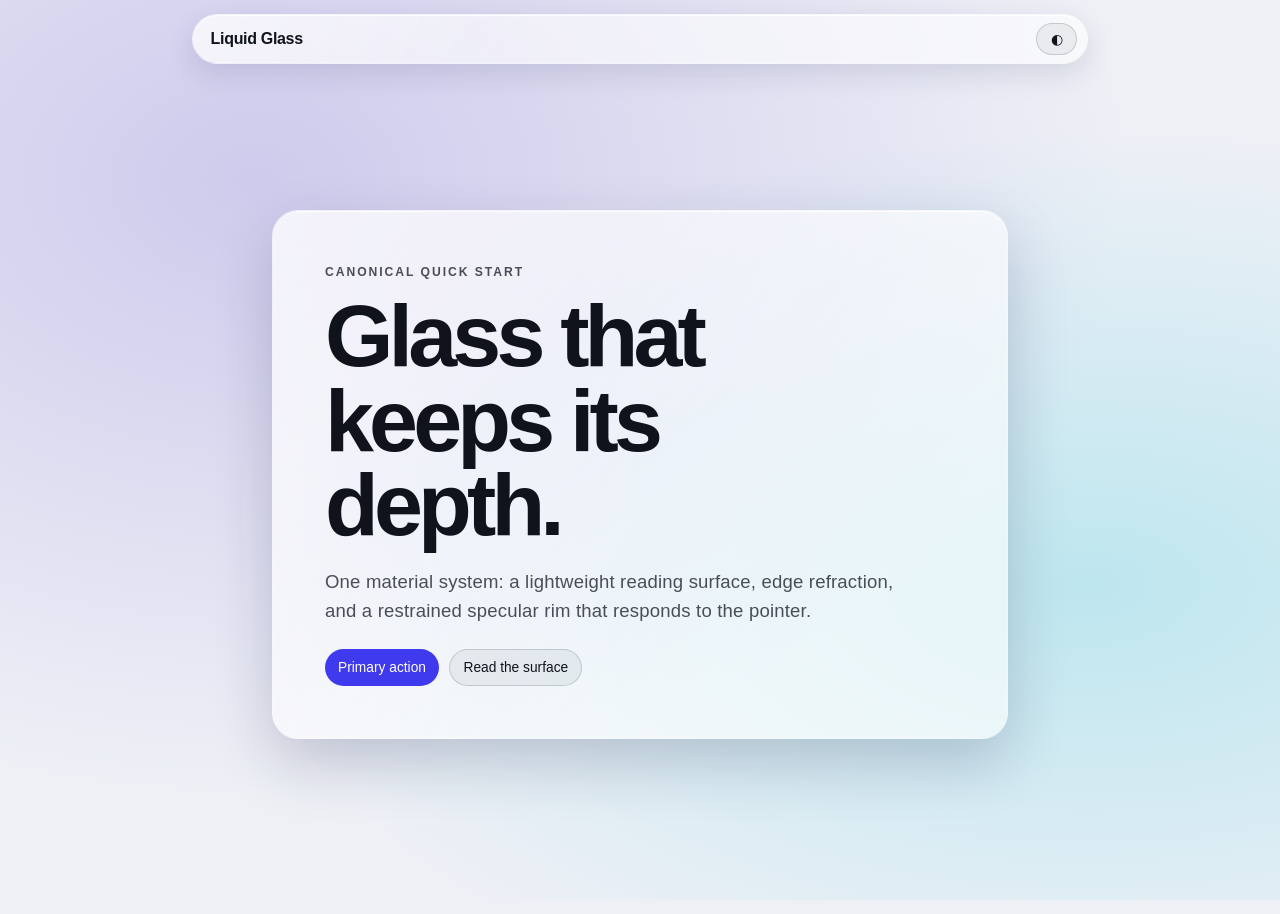
<file: skills/liquid-glass-web/references/example-quick-start.html>
<!doctype html>
<html lang="en">
<head>
  <meta charset="utf-8">
  <meta name="viewport" content="width=device-width, initial-scale=1">
  <meta name="color-scheme" content="light dark">
  <title>Quick Start · Liquid Glass Web</title>
  <link rel="icon" href="data:,">
  <style>
/* ============================================================
   LIQUID GLASS — canonical material stylesheet (glass.css)
   Source of truth for the liquid-glass-web skill.

   COPY THIS FILE VERBATIM. Customize only the design tokens.
   Every value below was tuned and debugged against real output;
   re-deriving the material from memory loses those fixes.

   Layer model per glass pane (.lg):
     1. ::before — translucent tint, saturation and brightness; no global blur.
     2. ::before (enhanced) — per-pane edge refraction, local reflection blur,
        dispersion and fade. Native Chromium path; Safari uses a source layer.
     3. ::after — specular rim, sheen and cursor spotlight.

   Class map:
     .lg            base glass pane
     .lg--thick     large surfaces (cards, modals): heavier shadow
     .lg--thin      small chrome (nav pills, docks): lighter shadow
     .lg--lite      bottom-layer content: lighting and tint
     .lg--overlay   shared selection: fixed 90% transparency
     .lg-materialize  entrance animation; stagger with --enter-delay
     .lg-chip       ordinary control for use inside glass
     .lg-cta        accent-filled chip variant
     .lg-backdrop   optional colorful blob backdrop (glass needs something
                    to refract; skip if the page has its own imagery)
   ============================================================ */

/* ---------- Design tokens ---------- */
:root {
  color-scheme: light dark;
  /* material */
  --lg-blur: 0px;          /* compatibility token; no whole-pane blur */
  --lg-sat: 1;
  --lg-bright: 1;
  --lg-border-width: 0.5px;
  --lg-radius: 26px;
  /* backdrop hues (blobs / accents) */
  --hue-a: #7c5cff;
  --hue-b: #22d3ee;
  --hue-c: #ff5c8a;
  --hue-d: #ffb86b;
  /* light theme */
  --bg: #eef0f6;
  --ink: #10131c;
  --ink-dim: rgba(16, 19, 28, 0.74);      /* vibrancy: not flat gray */
  --hairline: rgba(16, 19, 28, 0.12);
  --lg-tint: 255 255 255;
  --lg-tint-a: 0.60;
  --lg-border: rgba(255, 255, 255, 0.65);
  --lg-spec: rgba(255, 255, 255, 0.95);
  --lg-shadow: 0 24px 60px rgba(24, 30, 70, 0.20);      /* thick surfaces */
  --lg-shadow-sm: 0 10px 28px rgba(24, 30, 70, 0.12);   /* thin chrome */
  --sheen-a: 0.40;
  --spot-max: 0.25;         /* cursor spotlight peak alpha */
  --chip-bg: rgba(16, 19, 28, 0.055);
  --chip-border: rgba(16, 19, 28, 0.16);
  --accent: #3f3aed;
  --accent-ink: #fff;
  --solid: rgba(255, 255, 255, 0.97);     /* reduced-transparency fill */
  --blob-opacity: 0.55;
}
[data-theme="dark"] {
  --bg: #0a0c15;
  --ink: #f2f4fa;
  --ink-dim: rgba(242, 244, 250, 0.72);
  --hairline: rgba(255, 255, 255, 0.12);
  --lg-tint: 18 18 18;
  --lg-tint-a: 0.60;
  --lg-border: rgba(255, 255, 255, 0.10);
  --lg-spec: rgba(255, 255, 255, 0.20);
  --lg-shadow: 0 24px 60px rgba(0, 0, 0, 0.60);
  --lg-shadow-sm: 0 10px 28px rgba(0, 0, 0, 0.45);
  --sheen-a: 0.16;
  --spot-max: 0.14;
  --chip-bg: rgba(255, 255, 255, 0.07);
  --chip-border: rgba(255, 255, 255, 0.16);
  --accent: #9db4ff;
  --accent-ink: #0a0c15;
  --solid: rgba(15, 17, 28, 0.97);
  --blob-opacity: 0.42;
}
/* system dark preference, unless the user toggled to light */
@media (prefers-color-scheme: dark) {
  :root:not([data-theme="light"]) {
    --bg: #0a0c15;
    --ink: #f2f4fa;
    --ink-dim: rgba(242, 244, 250, 0.72);
    --hairline: rgba(255, 255, 255, 0.12);
    --lg-tint: 18 18 18;
    --lg-tint-a: 0.60;
    --lg-border: rgba(255, 255, 255, 0.10);
    --lg-spec: rgba(255, 255, 255, 0.20);
    --lg-shadow: 0 24px 60px rgba(0, 0, 0, 0.60);
    --lg-shadow-sm: 0 10px 28px rgba(0, 0, 0, 0.45);
    --sheen-a: 0.16;
    --spot-max: 0.14;
    --chip-bg: rgba(255, 255, 255, 0.07);
    --chip-border: rgba(255, 255, 255, 0.16);
    --accent: #9db4ff;
    --accent-ink: #0a0c15;
    --solid: rgba(15, 17, 28, 0.97);
    --blob-opacity: 0.42;
  }
}

/* ---------- The material ---------- */
:root[data-theme="light"] { color-scheme: light; }
:root[data-theme="dark"] { color-scheme: dark; }
/* Cursor spotlight strength — registered so hover can FADE it in and out
   smoothly; browsers without @property simply switch it instantly. */
@property --spot-a {
  syntax: "<number>";
  inherits: true;
  initial-value: 0;
}

.lg {
  position: relative;
  isolation: isolate;               /* contain the pseudo-element stack */
  border-radius: var(--lg-radius);
  border: var(--lg-border-width) solid var(--lg-border);
  box-shadow: var(--lg-shadow);
  --spot-a: 0;
}
@media (hover: hover) {
  .lg:hover { --spot-a: var(--spot-max); }
}

/* Layer 1+2: tint (universal); refraction override further down */
.lg::before {
  content: ""; position: absolute; inset: 0; z-index: -1;
  /* concentric corners: inner radius = outer radius − border width,
     otherwise the fill pulls away from the frame at the corners */
  border-radius: calc(var(--lg-radius) - var(--lg-border-width));
  background: rgb(var(--lg-tint) / var(--lg-tint-a));
  /* values inlined (not var()) — Safari can drop backdrop-filter when the
     value list contains CSS variables */
  -webkit-backdrop-filter: none;
  backdrop-filter: none;
}

/* Layer 3: specular rim + sheen + cursor spotlight.
   Inset speculars MUST live here: painted on the element itself they sit
   under the material layer (paint order) and disappear. */
.lg::after {
  content: ""; position: absolute; inset: 0; z-index: -1;
  border-radius: calc(var(--lg-radius) - var(--lg-border-width)); pointer-events: none;
  box-shadow:
    inset 0 1px 1px var(--lg-spec),
    inset 0 -1px 1px rgba(255, 255, 255, 0.22),
    inset 0 0 0 1px rgba(255, 255, 255, 0.06);
  background:
    radial-gradient(420px circle at var(--mx, 50%) var(--my, -40%),
      rgb(255 255 255 / var(--spot-a)) 0%,
      rgb(255 255 255 / calc(var(--spot-a) * 0.55)) 26%,
      rgb(255 255 255 / calc(var(--spot-a) * 0.18)) 55%,
      transparent 80%),
    linear-gradient(125deg,
      rgba(255, 255, 255, var(--sheen-a)),
      rgba(255, 255, 255, 0.04) 32%, transparent 60%);
}

/* Native SVG backdrop path. Safari's source layer uses the same filter. */
html.refract .lg:not(.lg--lite)::before {
  -webkit-backdrop-filter: var(--lg-filter, saturate(1)) saturate(var(--lg-sat)) brightness(var(--lg-bright));
  backdrop-filter: var(--lg-filter, saturate(1)) saturate(var(--lg-sat)) brightness(var(--lg-bright));
}

/* Circular radii match the size-aware signed-distance refraction map. */

/* Material weight hierarchy: bigger surfaces read thicker */
.lg--thick { --lg-blur: 0px; }
.lg--thin { --lg-blur: 0px; box-shadow: var(--lg-shadow-sm); }
.lg--overlay { --lg-tint-a: 0.1; }
.lg-mirrored { transform: translateZ(0); }
.lg-mirror { position: absolute; inset: 0; border-radius: inherit; overflow: hidden; z-index: -2; pointer-events: none; }
.lg-mirror-surface { position: absolute; inset: 0; width: 100%; height: 100%; pointer-events: none; }
.lg-mirror-input { position: absolute; inset: 0; overflow: hidden; }
.lg-mirror-surface * { pointer-events: none !important; }

/* Eased theme changes — no abrupt brightness jumps */
body, .lg-backdrop, .lg, .lg::before {
  transition: background-color 0.3s ease, color 0.3s ease,
              border-color 0.3s ease, box-shadow 0.3s ease,
              --spot-a 0.45s ease;
}

/* Materialize on load: blur + scale + fade arrive together.
   CRITICAL: the animation must END with the filter removed (fill:
   backwards, no lingering `filter: blur(0)`) — ANY filter left on a
   glass element creates a new backdrop root and silently kills the
   backdrop-filter effect. */
@keyframes lg-materialize {
  0%   { opacity: 0; transform: translateY(12px) scale(0.97); filter: blur(16px); }
  60%  { filter: blur(2px); }
  100% { opacity: 1; transform: translateY(0) scale(1); filter: blur(0); }
}
.lg-materialize {
  animation: lg-materialize 0.65s cubic-bezier(0.22, 1, 0.36, 1) backwards;
  animation-delay: var(--enter-delay, 0s);   /* stagger: .14s, .22s, .30s… */
}

/* ---------- Regular chips ---------- */
.lg-chip {
  display: inline-flex; align-items: center; gap: 0.5em;
  padding: 0.48em 0.95em; border-radius: 999px;
  border: 1px solid var(--chip-border);
  background: var(--chip-bg);
  color: var(--ink);
  font-size: 0.86rem; text-decoration: none; cursor: pointer;
  transition: transform 160ms ease-out, background-color 0.3s ease,
              color 0.3s ease, border-color 0.3s ease;
}
.lg-chip:hover { transform: translateY(-1px); }
.lg-chip:active { transform: translateY(0) scale(0.97); }  /* press on pointer-down */
.lg-chip .dot { width: 7px; height: 7px; border-radius: 50%; background: var(--accent); }
.lg-cta { background: var(--accent); color: var(--accent-ink); border: none; }

:focus-visible {
  outline: 2px solid var(--accent);
  outline-offset: 3px;
  border-radius: 8px;
}

/* ---------- Optional blob backdrop ---------- */
.lg-backdrop {
  position: fixed; inset: 0; z-index: -2;
  overflow: hidden; background: var(--bg);
}
.lg-backdrop span {
  position: absolute; border-radius: 50%;
  filter: blur(80px); opacity: var(--blob-opacity);
  will-change: transform;
}
.lg-backdrop .b1 { width: 52vmax; height: 52vmax; left: -14vmax; top: -16vmax; background: var(--hue-a); animation: lg-drift1 28s ease-in-out infinite alternate; }
.lg-backdrop .b2 { width: 44vmax; height: 44vmax; right: -12vmax; top: -6vmax;  background: var(--hue-b); animation: lg-drift2 32s ease-in-out infinite alternate; }
.lg-backdrop .b3 { width: 46vmax; height: 46vmax; left: 8vmax;  bottom: -20vmax; background: var(--hue-c); animation: lg-drift3 26s ease-in-out infinite alternate; }
.lg-backdrop .b4 { width: 34vmax; height: 34vmax; right: 4vmax; bottom: -10vmax; background: var(--hue-d); animation: lg-drift4 34s ease-in-out infinite alternate; }
@keyframes lg-drift1 { to { transform: translate3d(9vmax, 6vmax, 0) scale(1.12); } }
@keyframes lg-drift2 { to { transform: translate3d(-8vmax, 9vmax, 0) scale(0.92); } }
@keyframes lg-drift3 { to { transform: translate3d(10vmax, -7vmax, 0) scale(1.1); } }
@keyframes lg-drift4 { to { transform: translate3d(-7vmax, -8vmax, 0) scale(1.15); } }

/* ---------- Accessibility opt-outs ---------- */
@media (prefers-reduced-transparency: reduce) {
  .lg::before, html.refract .lg::before,
  .lg--thick::before, .lg--thin::before {
    background: var(--solid);
    -webkit-backdrop-filter: none; backdrop-filter: none;
  }
  .lg::after { background: none; }
  .lg-backdrop span { display: none; }
}
/* Reduced motion ≠ no feedback: movement is removed (entrances, drifting
   blobs, hover/press translation), short color fades stay. */
@media (prefers-reduced-motion: reduce) {
  *, *::before, *::after { animation: none !important; }
  .lg-chip, .lg-chip:hover, .lg-chip:active { transform: none; }
  .lg-chip { transition: background-color 0.2s ease, color 0.2s ease, border-color 0.2s ease; }
}
/* prefers-contrast: near-solid surfaces with a defined border */
@media (prefers-contrast: more) {
  .lg { border: 1px solid var(--ink); }
  .lg::before, html.refract .lg::before,
  .lg--thick::before, .lg--thin::before {
    background: var(--solid);
    -webkit-backdrop-filter: none; backdrop-filter: none;
  }
  .lg::after { background: none; }
  .lg-chip { border-color: var(--ink); }
}
@media (forced-colors: active) {
  .lg { border: 1px solid CanvasText; }
  .lg::before, html.refract .lg::before,
  .lg--thick::before, .lg--thin::before { background: Canvas; -webkit-backdrop-filter: none; backdrop-filter: none; }
  .lg::after { display: none; }
  .lg-backdrop { display: none; }
}

/* ---------- Print: flatten the material cleanly ---------- */
@media print {
  :root { --ink: #000 !important; --ink-dim: #333 !important; --bg: #fff !important; }
  .lg, .lg *, .lg::before, .lg::after { transition: none !important; }
  .lg-backdrop { display: none !important; }
  body { background: #fff !important; color: #000 !important; }
  .lg-materialize { animation: none !important; }
  .lg { border: 1px solid #ddd; border-radius: 10px; box-shadow: none !important; color: #000; }
  .lg::before, html.refract .lg::before,
  .lg--thick::before, .lg--thin::before { background: #fff; -webkit-backdrop-filter: none; backdrop-filter: none; }
  .lg::after { display: none; }
  .lg-chip { border-color: #ccc; background: #fff; color: #000; }
  .lg-cta { background: #fff; color: #000; border: 1px solid #999; }
}

/* Optional appearance popover: opaque, not another glass pane. */
.lg-nav-items { position: relative; display: flex; gap: 8px; padding: 6px; border-radius: 999px; }
.lg-nav-items a { display: flex; align-items: center; justify-content: center; gap: 6px; min-height: 44px; padding: 8px 16px; border-radius: 999px; color: var(--ink); text-decoration: none; white-space: nowrap; }
.lg-nav-items a[aria-current] { font-weight: 750; }
.lg-nav-items a:focus-visible { position: relative; z-index: 4; }
.lg-selection { position: absolute; left: 0; top: 0; z-index: 2; --lg-radius: 999px; touch-action: none; cursor: grab; }
.lg-selection:active { cursor: grabbing; }
.lg-appearance {
  position: fixed; inset: auto; margin: 0; z-index: 1000;
  box-sizing: border-box; width: 280px; max-width: calc(100vw - 24px);
  padding: 20px; border: 1px solid var(--hairline); border-radius: 18px;
  background: var(--bg); color: var(--ink); box-shadow: var(--lg-shadow-sm);
  font: 14px/1.5 system-ui, sans-serif;
}
.lg-appearance h2 { font: 600 16px/1.4 system-ui, sans-serif; margin: 0 0 16px; }
.lg-appearance .lg-theme-options { display: flex; gap: 8px; margin-bottom: 20px; }
.lg-appearance .lg-chip { flex: 1; justify-content: center; min-height: 40px; }
.lg-appearance [aria-pressed="true"] { background: var(--ink); color: var(--bg); }
.lg-appearance label { display: block; font-weight: 600; }
.lg-appearance input { display: block; width: 100%; min-height: 36px; margin: 8px 0 0; accent-color: var(--accent); }
@media print { .lg-appearance, #themeToggle { display: none !important; } }

/* Accessibility overrides also cover enhanced selectors and visual copies. */
@media (prefers-reduced-transparency: reduce), (prefers-contrast: more), (forced-colors: active) {
  .lg-mirror { display: none; }
  html.refract .lg:not(.lg--lite)::before { background: var(--solid); -webkit-backdrop-filter: none; backdrop-filter: none; }
}
@media (forced-colors: active) {
  html.refract .lg:not(.lg--lite)::before { background: Canvas; }
}
@media print {
  .lg-mirror { display: none !important; }
  html.refract .lg:not(.lg--lite)::before { background: #fff; -webkit-backdrop-filter: none; backdrop-filter: none; }
}
</style>
  <style>
    *, *::before, *::after { box-sizing: border-box; }
    html { min-width: 20rem; }
    body {
      margin: 0;
      min-height: 100vh;
      color: var(--ink);
      background: var(--bg);
      font-family: -apple-system, BlinkMacSystemFont, "Segoe UI", sans-serif;
      line-height: 1.55;
      -webkit-font-smoothing: antialiased;
    }
    .skip {
      position: fixed;
      left: 1rem;
      top: 1rem;
      z-index: 50;
      padding: 0.6rem 0.9rem;
      border-radius: 999px;
      color: var(--accent-ink);
      background: var(--accent);
      transform: translateY(-180%);
    }
    .skip:focus { transform: translateY(0); }
    .nav {
      --lg-radius: 999px;
      position: sticky;
      top: 0.85rem;
      z-index: 20;
      width: min(56rem, calc(100% - 1.5rem));
      margin: 0.85rem auto 0;
      padding: 0.55rem 0.65rem 0.55rem 1.1rem;
      display: flex;
      align-items: center;
      gap: 0.65rem;
    }
    .brand { margin-right: auto; font-weight: 750; letter-spacing: -0.02em; }
    main {
      min-height: calc(100vh - 5rem);
      display: grid;
      place-items: center;
      padding: clamp(3rem, 10vw, 7rem) 1rem;
    }
    .hero {
      width: min(46rem, 100%);
      padding: clamp(1.5rem, 5vw, 3.25rem);
    }
    .eyebrow {
      margin: 0 0 0.8rem;
      color: var(--ink-dim);
      font-size: 0.76rem;
      font-weight: 750;
      letter-spacing: 0.16em;
      text-transform: uppercase;
    }
    h1 {
      margin: 0;
      max-width: 12ch;
      font-size: clamp(2.5rem, 9vw, 5.5rem);
      line-height: 0.96;
      letter-spacing: -0.055em;
    }
    .lede {
      max-width: 58ch;
      margin: 1.25rem 0 0;
      color: var(--ink-dim);
      font-size: clamp(1rem, 2vw, 1.16rem);
      font-weight: 500;
      letter-spacing: 0.01em;
    }
    .actions { display: flex; flex-wrap: wrap; gap: 0.65rem; margin-top: 1.5rem; }
    @media (max-width: 32rem) {
      .nav { padding-left: 0.8rem; }
    }
    @media print {
      .skip, .nav, .actions { display: none !important; }
      main { min-height: auto; padding: 0; }
      .hero { width: 100%; padding: 1.5rem; }
    }
  </style>
  <style>
    .lg-backdrop { background: radial-gradient(ellipse at 20% 20%, #8d80d955, transparent 60%), radial-gradient(ellipse at 85% 65%, #39cbdc44, transparent 55%), var(--bg); }
    .lg-backdrop span { display: none; }
  </style>
</head>
<body>
  <a class="skip" href="#content">Skip to content</a>
  <div id="page-backdrop" class="lg-backdrop" aria-hidden="true">
    <span class="b1"></span><span class="b2"></span><span class="b3"></span><span class="b4"></span>
  </div>

  <nav class="lg lg--thin nav" data-lg-source="#content" aria-label="Demo controls">
    <span class="brand">Liquid Glass</span>
    <button class="lg-chip" id="themeToggle" type="button" aria-label="Appearance">◐</button>
  </nav>

  <main id="content">
    <article class="lg lg--lite hero" style="--enter-delay: 0.12s;">
      <p class="eyebrow">Canonical quick start</p>
      <h1>Glass that keeps its depth.</h1>
      <p class="lede">
        One material system: a lightweight reading surface, edge refraction,
        and a restrained specular rim that responds to the pointer.
      </p>
      <div class="actions">
        <button class="lg-chip lg-cta" type="button">Primary action</button>
        <a class="lg-chip" href="#content">Read the surface</a>
      </div>
    </article>
  </main>

<!-- Liquid Glass Web v0.1.2 — copy verbatim before application scripts. -->
<script>
(function () {
'use strict';
// Monotonically decreasing displacement, with a C2 join to the unaffected
// interior. The Gaussian shoulder makes sourceDistance' locally negative:
// this widens the reflected-looking fold without adding a duplicate image.
// This is a visual approximation, not Apple's shader or a ray-traced lens.
function sourceDistance(d) {
 if (d >= 112) return d;
 const t=d/112;
 const envelope=1-t*t*t*(10+t*(-15+6*t));
 const shoulder=Math.exp(-Math.pow(t/.22,2));
 return d+112*envelope*(.4+.34*shoulder);
}
// The outer stationary point is the local reflection axis. Locate it from
// the mapping instead of fixing it to the panel border or to text content.
let reflectionAxis=0;
for(let d=.1;d<112;d+=.1) {
 if(sourceDistance(d+.01)<sourceDistance(d-.01)) reflectionAxis=d;
}
function reflectionWeight(d) {
 // Keep the entire symmetric support inside the pane and the optical band.
 const sigma=Math.min(22,reflectionAxis/3,(112-reflectionAxis)/3);
 const delta=(d-reflectionAxis)/sigma;
 if(Math.abs(delta)>=3) return 0;
 const t=Math.abs(delta)/3;
 const window=1-t*t*t*(10+t*(-15+6*t));
 return .85*Math.exp(-.5*delta*delta)*window;
}
// A separate, compact edge treatment; zero before the reflection axis.
function edgeWeight(d) {
 const t=Math.min(1,Math.max(0,d/(10/.35)));
 return 1-t*t*t*(10+t*(-15+6*t));
}
const svgNS = 'http://www.w3.org/2000/svg';
function svgNode(name, attrs) { const el=document.createElementNS(svgNS,name); for (const [k,v] of Object.entries(attrs)) el.setAttribute(k,v); return el; }

/* Bounded, inert visual source for Safari. */
function installGlassMirror(glass, prefix) {
  const source=document.querySelector(glass.dataset.lgSource);
  if (!source || source.contains(glass)) throw new Error('Glass source must exist outside its pane');
  const clip=document.createElement('div');clip.className='lg-mirror';
  clip.setAttribute('aria-hidden','true');clip.inert=true;
  const surface=document.createElement('div');surface.className='lg-mirror-surface';
  surface.style.filter='var(--lg-filter)';
  const input=document.createElement('div');input.className='lg-mirror-input';
  surface.append(input);
  clip.append(surface);glass.prepend(clip);
  const backdrop=document.querySelector('.lg-backdrop');
  const backing=document.createElement('div');
  Object.assign(backing.style,{position:'absolute',pointerEvents:'none'});
  let copy;
  function sync(){
    const a=source.getBoundingClientRect(), b=input.getBoundingClientRect();
    copy.style.left=(a.left-b.left)+'px';
    copy.style.top=(a.top-b.top)+'px';
    if(backdrop){
      const r=backdrop.getBoundingClientRect();
      Object.assign(backing.style,{left:(r.left-b.left)+'px',top:(r.top-b.top)+'px',width:r.width+'px',height:r.height+'px'});
    }
  }
  function refresh(){
    copy=source.cloneNode(true);
    const original=[source,...source.querySelectorAll('*')];
    const clones=[copy,...copy.querySelectorAll('*')];
    const ids=new Map();
    for(let i=0;i<clones.length;i++){
      const element=clones[i],style=getComputedStyle(original[i]);
      for(const property of style)element.style.setProperty(property,style.getPropertyValue(property));
      element.style.animation='none';element.style.transition='none';
      if(element.id){const next=prefix+'-copy-'+element.id;ids.set(element.id,next);element.id=next;}
      for(const attribute of [...element.attributes])if(attribute.name.startsWith('on'))element.removeAttribute(attribute.name);
      element.removeAttribute('autofocus');
    }
    for(const element of clones)for(const attribute of [...element.attributes]){
      let value=attribute.value;
      for(const [oldId,newId] of ids){
        value=value.replaceAll('url(#'+oldId+')','url(#'+newId+')');
        if(['href','xlink:href'].includes(attribute.name)&&value==='#'+oldId)value='#'+newId;
      }
      if(value!==attribute.value)element.setAttribute(attribute.name,value);
    }
    for(const property of [...copy.style])if(property.startsWith('inset')||['top','right','bottom','left'].includes(property))copy.style.removeProperty(property);
    Object.assign(copy.style,{position:'absolute',left:'0',top:'0',margin:'0',boxSizing:'border-box',width:source.getBoundingClientRect().width+'px',height:source.getBoundingClientRect().height+'px',transition:'none',animation:'none',pointerEvents:'none'});
    // Paint the page backdrop only inside the clipped Safari optical input.
    // Transparent source wrappers keep their original appearance on the page.
    backing.style.background=backdrop?getComputedStyle(backdrop).background:getComputedStyle(document.body).backgroundColor;
    if(!backdrop)Object.assign(backing.style,{inset:'0'});
    input.replaceChildren(backing,copy);sync();
  }
  refresh();
  new ResizeObserver(refresh).observe(source);
  const withoutSpotlight=value=>(value||'').replace(/--(?:mx|my|spot-a)\s*:[^;]*;?/g,'').trim();
  new MutationObserver(records=>{
    if(records.some(r=>r.type!=='attributes'||r.attributeName!=='style'||withoutSpotlight(r.oldValue)!==withoutSpotlight(r.target.getAttribute('style'))))refresh();
  }).observe(source,{subtree:true,childList:true,characterData:true,attributes:true,attributeOldValue:true});
  source.addEventListener('lg:refresh',refresh);
  source.addEventListener('load',refresh,true);
  let themeRefresh;
  document.addEventListener('lg:theme',()=>{
    refresh();clearTimeout(themeRefresh);
    // Capture settled computed colors after the canonical 300ms theme fade.
    themeRefresh=setTimeout(refresh,350);
  });
  return sync;
}

const root=document.documentElement;
const ua=navigator.userAgent;
const ios=/iPhone|iPad|iPod/.test(ua)||(navigator.platform==='MacIntel'&&navigator.maxTouchPoints>1);
const nativePath=!ios&&'userAgentData' in navigator&&CSS.supports('backdrop-filter','url(#lg-probe)');
const safariPath=/AppleWebKit/.test(ua)&&(/Version\/.*Safari/.test(ua)||ios)&&!nativePath;
root.dataset.lgPath=nativePath?'native':safariPath?'mirror':'basic';
if(!nativePath&&!safariPath)return;
const syncs=[];let frame=0;
function queueSync(){if(!frame)frame=requestAnimationFrame(()=>{frame=0;syncs.forEach(fn=>fn());root.dataset.mirrorSyncs=String(Number(root.dataset.mirrorSyncs||0)+1);});}
if(safariPath){document.addEventListener('scroll',queueSync,{capture:true,passive:true});document.addEventListener('lg:move',queueSync);window.addEventListener('resize',queueSync);}
const svg=svgNode('svg',{width:0,height:0,'aria-hidden':'true',focusable:'false'});
svg.style.position='absolute';
const defs=svgNode('defs',{});svg.append(defs);document.body.append(svg);
if(nativePath)root.classList.add('refract');
document.querySelectorAll('.lg:not(.lg--lite)').forEach((glass,index)=>{
 if(safariPath&&!glass.dataset.lgSource)return;
 if(safariPath){glass.classList.add('lg-mirrored');syncs.push(installGlassMirror(glass, 'lg-dist-'+index));}
 const filterId='lg-dist-'+index;
const filter = svgNode('filter',{id:filterId,filterUnits:'userSpaceOnUse',primitiveUnits:'userSpaceOnUse',x:0,y:0,'color-interpolation-filters':'sRGB'});
const mapImage = svgNode('feImage',{x:0,y:0,preserveAspectRatio:'none',result:'edgeMap'});
const edgeMaskImage=svgNode('feImage',{x:0,y:0,preserveAspectRatio:'none',result:'edgeMask'});
const edgeFadeImage=svgNode('feImage',{x:0,y:0,preserveAspectRatio:'none',result:'edgeFadeMask'});
// Convert 8-bit midpoint 128 to exactly 0.5, avoiding a center offset.
const normalize = svgNode('feComponentTransfer',{in:'edgeMap',result:'map'});
for (const channel of ['R','G']) normalize.append(svgNode('feFunc'+channel,{type:'linear',slope:255/254,intercept:-1/254}));
const displacementScale=64;
const displace = svgNode('feDisplacementMap',{in:'SourceGraphic',in2:'map',scale:displacementScale,xChannelSelector:'R',yChannelSelector:'G',result:'bent'});
const reflectionBlur=svgNode('feGaussianBlur',{in:'ghostBundle',stdDeviation:'1.15',result:'softReflection'});
const diffuseBlur=svgNode('feGaussianBlur',{in:'bent',stdDeviation:'2.8',result:'diffuseReflection'});
// Narrow symmetric samples model a small spread of ray directions; no broad
// low-frequency layer is mixed across the fold, so it cannot form a gray band.
filter.append(mapImage,normalize,displace,
 svgNode('feDisplacementMap',{in:'SourceGraphic',in2:'map',scale:62.8,xChannelSelector:'R',yChannelSelector:'G',result:'ghostNear'}),
 svgNode('feDisplacementMap',{in:'SourceGraphic',in2:'map',scale:65.2,xChannelSelector:'R',yChannelSelector:'G',result:'ghostFar'}),
 svgNode('feComposite',{in:'ghostNear',in2:'ghostFar',operator:'arithmetic',k1:0,k2:.5,k3:.5,k4:0,result:'ghostPair'}),
 svgNode('feComposite',{in:'bent',in2:'ghostPair',operator:'arithmetic',k1:0,k2:.76,k3:.24,k4:0,result:'ghostBundle'}),
 reflectionBlur,diffuseBlur,
 svgNode('feColorMatrix',{in:'edgeMap',type:'matrix',values:'0 0 0 0 1  0 0 0 0 1  0 0 0 0 1  0 0 1 0 0',result:'reflectionMask'}),
 svgNode('feComposite',{in:'softReflection',in2:'reflectionMask',operator:'in',result:'fadedReflection'}),
 svgNode('feComposite',{in:'bent',in2:'reflectionMask',operator:'out',result:'transmission'}),
 svgNode('feComposite',{in:'fadedReflection',in2:'transmission',operator:'arithmetic',k1:0,k2:1,k3:1,k4:0,result:'axisSoftened'}));
// Tiny wavelength-dependent sample offsets along the SAME displacement map.
// Channel summation (not screen blending) preserves neutral flat colors.
for(const [name,scale,channel] of [['red',60,0],['green',64,1],['blue',68,2]]) {
 const values=new Array(20).fill(0); values[channel*5+channel]=1; values[18]=1;
 filter.append(svgNode('feDisplacementMap',{in:'SourceGraphic',in2:'map',scale,xChannelSelector:'R',yChannelSelector:'G',result:name+'Sample'}),
  svgNode('feColorMatrix',{in:name+'Sample',type:'matrix',values:values.join(' '),result:name}));
}
filter.append(
 svgNode('feComposite',{in:'red',in2:'green',operator:'arithmetic',k1:0,k2:1,k3:1,k4:0,result:'rg'}),
 svgNode('feComposite',{in:'rg',in2:'blue',operator:'arithmetic',k1:0,k2:1,k3:1,k4:0,result:'dispersion'}),
 svgNode('feGaussianBlur',{in:'dispersion',stdDeviation:'1.6',result:'softDispersion'}),
 svgNode('feGaussianBlur',{in:'bent',stdDeviation:'18',result:'edgeWash'}),
 svgNode('feComposite',{in:'softDispersion',in2:'diffuseReflection',operator:'arithmetic',k1:0,k2:.85,k3:.15,k4:0,result:'edgeFaded'}),
 edgeMaskImage,
 svgNode('feComposite',{in:'edgeFaded',in2:'edgeMask',operator:'in',result:'edgeDetail'}),
 svgNode('feComposite',{in:'axisSoftened',in2:'edgeMask',operator:'out',result:'interior'}),
 svgNode('feComposite',{in:'edgeDetail',in2:'interior',operator:'arithmetic',k1:0,k2:1,k3:1,k4:0,result:'chromaticEdge'}),
 edgeFadeImage,
 svgNode('feComposite',{in:'edgeWash',in2:'edgeFadeMask',operator:'in',result:'washedEdge'}),
 svgNode('feComposite',{in:'chromaticEdge',in2:'edgeFadeMask',operator:'out',result:'remainingEdge'}),
 svgNode('feComposite',{in:'washedEdge',in2:'remainingEdge',operator:'arithmetic',k1:0,k2:1,k3:1,k4:0,result:'opticalResult'}));
defs.append(filter);
// All blur radii share the optical band's size adaptation, including edge wash.
const blurRadii=Array.from(filter.querySelectorAll('feGaussianBlur'),el=>[el,Number(el.getAttribute('stdDeviation'))]);
glass.style.setProperty('--lg-filter','url(#'+filterId+')');

let mapSize='';
const mapDensity=Number(glass.dataset.lgMapScale||1);
function updateMap() {
 const w=glass.clientWidth,h=glass.clientHeight;
 if(safariPath)Object.assign(glass.querySelector('.lg-mirror-surface').style,{width:w+'px',height:h+'px'});
 if (!w || !h) return; // Closed dialogs are initialized when they become visible.
 const radius=Math.min(parseFloat(getComputedStyle(glass,'::before').borderTopLeftRadius),w/2,h/2);
 const nextSize=`${w}:${h}:${radius}`;
 if(nextSize===mapSize)return;
 mapSize=nextSize;
 root.dataset.mapBuilds=String(Number(root.dataset.mapBuilds||0)+1);
 // Each edge owns at most 22% of the shortest dimension. Opposite bands
 // stay separated by an unaffected center; large surfaces retain 39.2px.
 const opticalScale=Math.min(1,.22*Math.min(w,h)/39.2);
 const unit=.35*opticalScale;
 const sheet=false;
 const mapWidth=w*mapDensity,mapHeight=h*mapDensity;
 const canvas=document.createElement('canvas'); canvas.width=mapWidth; canvas.height=mapHeight;
 const context=canvas.getContext('2d'); const pixels=context.createImageData(mapWidth,mapHeight);
 const edgePixels=context.createImageData(mapWidth,mapHeight);
 const fadePixels=context.createImageData(mapWidth,mapHeight);
 for(let y=0;y<mapHeight;y++) for(let x=0;x<mapWidth;x++) {
  const sampleX=(x+.5)/mapDensity,sampleY=(y+.5)/mapDensity;
  const px=sampleX-w/2, py=sampleY-h/2;
  const qx=Math.abs(px)-(w/2-radius), qy=Math.abs(py)-(h/2-radius);
  const ox=Math.max(qx,0),oy=Math.max(qy,0), len=Math.hypot(ox,oy);
  const distance=sheet ? h-sampleY : -(len+Math.min(Math.max(qx,qy),0)-radius);
  let nx=0,ny=0;
  // A notification sheet has one visible horizontal optical edge.
  // Its offscreen top and viewport sides must not act as a second lens.
  if(sheet) ny=-1;
  else if(len>0) { nx=-Math.sign(px)*ox/len; ny=-Math.sign(py)*oy/len; }
  else if(qx>qy) nx=-Math.sign(px); else ny=-Math.sign(py);
  const d=Math.max(0,distance)/unit;
  const shift=(sourceDistance(d)-d)*unit;
  const index=(y*mapWidth+x)*4;
  pixels.data[index]=Math.round(128+nx*shift/displacementScale*254);
  pixels.data[index+1]=Math.round(128+ny*shift/displacementScale*254);
  pixels.data[index+2]=Math.round(255*reflectionWeight(d)); pixels.data[index+3]=255;
  edgePixels.data[index]=255; edgePixels.data[index+1]=255; edgePixels.data[index+2]=255;
  edgePixels.data[index+3]=Math.round(255*edgeWeight(d));
  // The colored fringe develops first; only the last few pixels lose detail.
  fadePixels.data[index]=255; fadePixels.data[index+1]=255; fadePixels.data[index+2]=255;
  fadePixels.data[index+3]=Math.round(255*.95*Math.pow(edgeWeight(d),3));
 }
 context.putImageData(pixels,0,0);
 for (const el of [filter,mapImage,edgeMaskImage,edgeFadeImage]) { el.setAttribute('width',w); el.setAttribute('height',h); }
 if(safariPath){
  // Relative bounds keep Safari's CSS filter region and feImage subregions
  // aligned with the painted pane when page zoom changes.
  filter.setAttribute('filterUnits','objectBoundingBox');
  filter.setAttribute('width','1');filter.setAttribute('height','1');
  for(const image of [mapImage,edgeMaskImage,edgeFadeImage]){image.setAttribute('width','100%');image.setAttribute('height','100%');}
 }
 mapImage.setAttribute('href',canvas.toDataURL());
 context.putImageData(edgePixels,0,0);
 edgeMaskImage.setAttribute('href',canvas.toDataURL());
 context.putImageData(fadePixels,0,0);
 edgeFadeImage.setAttribute('href',canvas.toDataURL());
 for(const [el,radius] of blurRadii) el.setAttribute('stdDeviation',String(radius*opticalScale));
 if(safariPath){
  glass.querySelector('.lg-mirror-surface').style.filter='url(#'+filterId+')';
  queueSync();
 }

}

 new ResizeObserver(updateMap).observe(glass);
});
})();
/* Part 3: cursor spotlight (1:1, direct manipulation) */
(function () {
  var fine = matchMedia("(hover: hover) and (pointer: fine)").matches;
  var still = matchMedia("(prefers-reduced-motion: reduce)").matches;
  if (!fine || still) return;

  document.querySelectorAll(".lg").forEach(function (el) {
    el.addEventListener("pointermove", function (e) {
      var r = el.getBoundingClientRect();
      el.style.setProperty("--mx", (e.clientX - r.left) + "px");
      el.style.setProperty("--my", (e.clientY - r.top) + "px");
    });
    // No reset on pointerleave: the spotlight fades out in place
    // via the --spot-a hover transition instead of snapping away.
  });
})();



/* Optional appearance menu. Omit #themeToggle to omit the entire component. */
(function () {
 const root=document.documentElement, button=document.getElementById('themeToggle');
 if(!button) return;
 const zh=document.documentElement.lang.startsWith('zh');
 const title=zh?'外观设置':'Appearance', light=zh?'浅色':'Light', dark=zh?'深色':'Dark';
 const label=zh?'玻璃透明度':'Glass transparency';
 button.setAttribute('aria-label',title);
 button.setAttribute('aria-controls','lgAppearance');
 button.setAttribute('aria-expanded','false');
 const panel=document.createElement('section');
 panel.id='lgAppearance'; panel.className='lg-appearance'; panel.setAttribute('popover','auto');
 panel.setAttribute('aria-label',title);
 panel.innerHTML='<h2>'+title+'</h2><div class="lg-theme-options"><button type="button" class="lg-chip" data-lg-theme="light">'+light+'</button><button type="button" class="lg-chip" data-lg-theme="dark">'+dark+'</button></div><label for="lgTransparency">'+label+'</label><input id="lgTransparency" type="range" min="5" max="95" value="40">';
 document.body.append(panel);
 const slider=panel.querySelector('input');
 let customized=false;
 function syncTheme(){
   const theme=root.dataset.theme || (matchMedia('(prefers-color-scheme:dark)').matches?'dark':'light');
   panel.querySelectorAll('[data-lg-theme]').forEach(b=>b.setAttribute('aria-pressed',String(b.dataset.lgTheme===theme)));
   if(!customized) slider.value=Math.round((1-parseFloat(getComputedStyle(root).getPropertyValue('--lg-tint-a')))*100);
 }
 syncTheme();
 function place(){
   const r=button.getBoundingClientRect();
   panel.style.left=Math.max(12,Math.min(innerWidth-panel.offsetWidth-12,r.right-panel.offsetWidth))+'px';
   panel.style.top=Math.max(12,Math.min(innerHeight-panel.offsetHeight-12,r.bottom+10))+'px';
 }
 button.addEventListener('click',()=>{panel.togglePopover();if(panel.matches(':popover-open'))place();});
 panel.addEventListener('toggle',()=>button.setAttribute('aria-expanded',String(panel.matches(':popover-open'))));
 panel.querySelectorAll('[data-lg-theme]').forEach(b=>b.addEventListener('click',()=>{root.dataset.theme=b.dataset.lgTheme;syncTheme();document.dispatchEvent(new Event('lg:theme'));}));
 slider.addEventListener('input',()=>{customized=true;root.style.setProperty('--lg-tint-a',String(1-Number(slider.value)/100));});
 document.addEventListener('keydown',e=>{if(e.key==='Escape' && panel.matches(':popover-open')){panel.hidePopover();button.focus();e.preventDefault();}});
 panel.addEventListener('focusout',e=>{if(e.relatedTarget && !panel.contains(e.relatedTarget) && e.relatedTarget!==button)panel.hidePopover();});
 window.addEventListener('resize',()=>{if(panel.matches(':popover-open'))place();});
 document.addEventListener('scroll',()=>{if(panel.matches(':popover-open'))place();},true);
 matchMedia('(prefers-color-scheme:dark)').addEventListener('change',()=>{syncTheme();document.dispatchEvent(new Event('lg:theme'));});
})();

/* Optional shared selection; links keep keyboard and navigation semantics. */
(function () {
 const reduced=matchMedia('(prefers-reduced-motion: reduce)');
 document.querySelectorAll('[data-lg-nav]').forEach(nav=>{
  const source=nav.querySelector(':scope > .lg-nav-items'), lens=nav.querySelector(':scope > .lg-selection');
  const links=[...source.querySelectorAll('a[href^="#"]')];
  const targets=links.map(a=>document.querySelector(a.getAttribute('href')));
  let selected=0,drag=null,scrollFrame=0,scrolling=false;
  function moved(){document.dispatchEvent(new Event('lg:move'));}
  function box(i){const a=links[i].getBoundingClientRect(),n=nav.getBoundingClientRect();return{x:a.left-n.left-nav.clientLeft-3,y:a.top-n.top-nav.clientTop-3,w:a.width+6,h:a.height+6};}
  function axis(){const first=box(0),last=box(links.length-1);return Math.abs(last.y-first.y)>Math.abs(last.x-first.x)?'y':'x';}
  function destination(i){
   const margin=parseFloat(getComputedStyle(targets[i]).scrollMarginTop);
   const offset=margin || (axis()==='y'?24:nav.offsetHeight+24);
   return Math.max(0,Math.min(document.documentElement.scrollHeight-innerHeight,targets[i].getBoundingClientRect().top+scrollY-offset));
  }
  function place(i){const b=box(i);Object.assign(lens.style,{width:b.w+'px',height:b.h+'px',transform:`translate(${b.x}px,${b.y}px)`});moved();}
  function mark(i){selected=i;links.forEach((a,j)=>j===i?a.setAttribute('aria-current','location'):a.removeAttribute('aria-current'));place(i);}
  function stopScroll(){cancelAnimationFrame(scrollFrame);scrollFrame=0;scrolling=false;}
  function go(i){
   stopScroll();mark(i);
   const start=scrollY,top=destination(i);
   if(reduced.matches){window.scrollTo({top,behavior:'instant'});return;}
   scrolling=true;const began=performance.now();
   function step(now){const t=Math.min(1,(now-began)/350);window.scrollTo({top:start+(top-start)*(1-Math.pow(1-t,3)),behavior:'instant'});if(t<1)scrollFrame=requestAnimationFrame(step);else{scrolling=false;scrollFrame=0;}}
   scrollFrame=requestAnimationFrame(step);
  }
  links.forEach((a,i)=>a.addEventListener('click',e=>{e.preventDefault();go(i);}));
  lens.addEventListener('pointerdown',e=>{
   if(!e.isPrimary||e.button!==0)return;
   stopScroll();const direction=axis();
   drag={id:e.pointerId,axis:direction,start:direction==='x'?e.clientX:e.clientY,box:box(selected),target:selected};lens.setPointerCapture(e.pointerId);
  });
  lens.addEventListener('pointermove',e=>{
   if(!drag||drag.id!==e.pointerId)return;
   e.preventDefault();const a=drag.axis,d=(a==='x'?e.clientX:e.clientY)-drag.start;
   const position=Math.max(box(0)[a],Math.min(box(links.length-1)[a],drag.box[a]+d));
   drag.target=links.map((_,i)=>i).reduce((x,y)=>Math.abs(box(x)[a]-position)<Math.abs(box(y)[a]-position)?x:y);
   lens.style.transform=`translate(${a==='x'?position:drag.box.x}px,${a==='y'?position:drag.box.y}px)`;moved();
  });
  function end(commit){if(!drag)return;const state=drag;drag=null;if(lens.hasPointerCapture(state.id))lens.releasePointerCapture(state.id);if(commit)go(state.target);else place(selected);}
  lens.addEventListener('pointerup',()=>end(true));lens.addEventListener('pointercancel',()=>end(false));lens.addEventListener('lostpointercapture',()=>end(false));
  document.addEventListener('keydown',e=>{if(e.key==='Escape'){end(false);stopScroll();}else if(['ArrowDown','ArrowUp','PageDown','PageUp','Home','End',' '].includes(e.key))stopScroll();});
  window.addEventListener('wheel',stopScroll,{passive:true});window.addEventListener('touchstart',stopScroll,{passive:true});
  window.addEventListener('scroll',()=>{if(scrolling||drag)return;let i=0;targets.forEach((_,j)=>{if(destination(j)<=scrollY+2)i=j;});if(i!==selected)mark(i);},{passive:true});
  new ResizeObserver(()=>{end(false);place(selected);}).observe(source);
  mark(0);
 });
})();
</script>

</body>
</html>
</file>
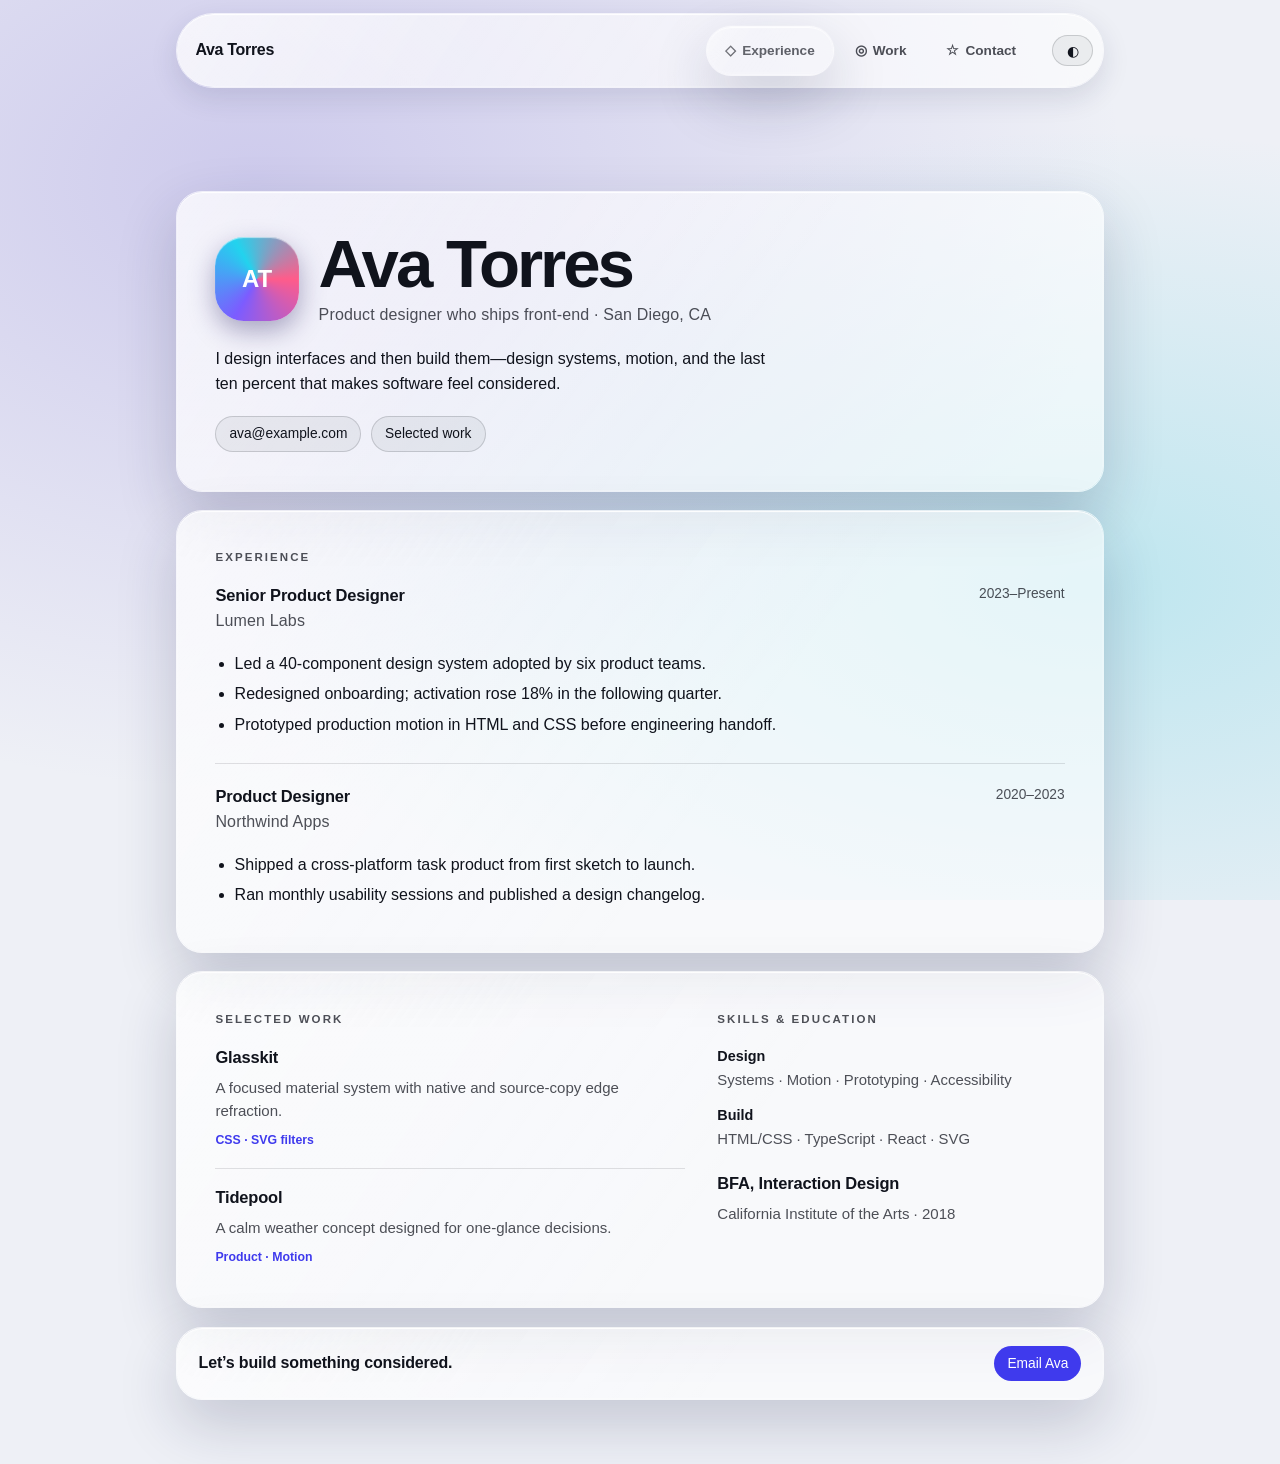
<file: skills/liquid-glass-web/references/example-resume.html>
<!doctype html>
<html lang="en">
<head>
  <meta charset="utf-8">
  <meta name="viewport" content="width=device-width, initial-scale=1">
  <meta name="color-scheme" content="light dark">
  <title>Ava Torres · Liquid Glass Résumé</title>
  <link rel="icon" href="data:,">
  <style>
/* ============================================================
   LIQUID GLASS — canonical material stylesheet (glass.css)
   Source of truth for the liquid-glass-web skill.

   COPY THIS FILE VERBATIM. Customize only the design tokens.
   Every value below was tuned and debugged against real output;
   re-deriving the material from memory loses those fixes.

   Layer model per glass pane (.lg):
     1. ::before — translucent tint, saturation and brightness; no global blur.
     2. ::before (enhanced) — per-pane edge refraction, local reflection blur,
        dispersion and fade. Native Chromium path; Safari uses a source layer.
     3. ::after — specular rim, sheen and cursor spotlight.

   Class map:
     .lg            base glass pane
     .lg--thick     large surfaces (cards, modals): heavier shadow
     .lg--thin      small chrome (nav pills, docks): lighter shadow
     .lg--lite      bottom-layer content: lighting and tint
     .lg--overlay   shared selection: fixed 90% transparency
     .lg-materialize  entrance animation; stagger with --enter-delay
     .lg-chip       ordinary control for use inside glass
     .lg-cta        accent-filled chip variant
     .lg-backdrop   optional colorful blob backdrop (glass needs something
                    to refract; skip if the page has its own imagery)
   ============================================================ */

/* ---------- Design tokens ---------- */
:root {
  color-scheme: light dark;
  /* material */
  --lg-blur: 0px;          /* compatibility token; no whole-pane blur */
  --lg-sat: 1;
  --lg-bright: 1;
  --lg-border-width: 0.5px;
  --lg-radius: 26px;
  /* backdrop hues (blobs / accents) */
  --hue-a: #7c5cff;
  --hue-b: #22d3ee;
  --hue-c: #ff5c8a;
  --hue-d: #ffb86b;
  /* light theme */
  --bg: #eef0f6;
  --ink: #10131c;
  --ink-dim: rgba(16, 19, 28, 0.74);      /* vibrancy: not flat gray */
  --hairline: rgba(16, 19, 28, 0.12);
  --lg-tint: 255 255 255;
  --lg-tint-a: 0.60;
  --lg-border: rgba(255, 255, 255, 0.65);
  --lg-spec: rgba(255, 255, 255, 0.95);
  --lg-shadow: 0 24px 60px rgba(24, 30, 70, 0.20);      /* thick surfaces */
  --lg-shadow-sm: 0 10px 28px rgba(24, 30, 70, 0.12);   /* thin chrome */
  --sheen-a: 0.40;
  --spot-max: 0.25;         /* cursor spotlight peak alpha */
  --chip-bg: rgba(16, 19, 28, 0.055);
  --chip-border: rgba(16, 19, 28, 0.16);
  --accent: #3f3aed;
  --accent-ink: #fff;
  --solid: rgba(255, 255, 255, 0.97);     /* reduced-transparency fill */
  --blob-opacity: 0.55;
}
[data-theme="dark"] {
  --bg: #0a0c15;
  --ink: #f2f4fa;
  --ink-dim: rgba(242, 244, 250, 0.72);
  --hairline: rgba(255, 255, 255, 0.12);
  --lg-tint: 18 18 18;
  --lg-tint-a: 0.60;
  --lg-border: rgba(255, 255, 255, 0.10);
  --lg-spec: rgba(255, 255, 255, 0.20);
  --lg-shadow: 0 24px 60px rgba(0, 0, 0, 0.60);
  --lg-shadow-sm: 0 10px 28px rgba(0, 0, 0, 0.45);
  --sheen-a: 0.16;
  --spot-max: 0.14;
  --chip-bg: rgba(255, 255, 255, 0.07);
  --chip-border: rgba(255, 255, 255, 0.16);
  --accent: #9db4ff;
  --accent-ink: #0a0c15;
  --solid: rgba(15, 17, 28, 0.97);
  --blob-opacity: 0.42;
}
/* system dark preference, unless the user toggled to light */
@media (prefers-color-scheme: dark) {
  :root:not([data-theme="light"]) {
    --bg: #0a0c15;
    --ink: #f2f4fa;
    --ink-dim: rgba(242, 244, 250, 0.72);
    --hairline: rgba(255, 255, 255, 0.12);
    --lg-tint: 18 18 18;
    --lg-tint-a: 0.60;
    --lg-border: rgba(255, 255, 255, 0.10);
    --lg-spec: rgba(255, 255, 255, 0.20);
    --lg-shadow: 0 24px 60px rgba(0, 0, 0, 0.60);
    --lg-shadow-sm: 0 10px 28px rgba(0, 0, 0, 0.45);
    --sheen-a: 0.16;
    --spot-max: 0.14;
    --chip-bg: rgba(255, 255, 255, 0.07);
    --chip-border: rgba(255, 255, 255, 0.16);
    --accent: #9db4ff;
    --accent-ink: #0a0c15;
    --solid: rgba(15, 17, 28, 0.97);
    --blob-opacity: 0.42;
  }
}

/* ---------- The material ---------- */
:root[data-theme="light"] { color-scheme: light; }
:root[data-theme="dark"] { color-scheme: dark; }
/* Cursor spotlight strength — registered so hover can FADE it in and out
   smoothly; browsers without @property simply switch it instantly. */
@property --spot-a {
  syntax: "<number>";
  inherits: true;
  initial-value: 0;
}

.lg {
  position: relative;
  isolation: isolate;               /* contain the pseudo-element stack */
  border-radius: var(--lg-radius);
  border: var(--lg-border-width) solid var(--lg-border);
  box-shadow: var(--lg-shadow);
  --spot-a: 0;
}
@media (hover: hover) {
  .lg:hover { --spot-a: var(--spot-max); }
}

/* Layer 1+2: tint (universal); refraction override further down */
.lg::before {
  content: ""; position: absolute; inset: 0; z-index: -1;
  /* concentric corners: inner radius = outer radius − border width,
     otherwise the fill pulls away from the frame at the corners */
  border-radius: calc(var(--lg-radius) - var(--lg-border-width));
  background: rgb(var(--lg-tint) / var(--lg-tint-a));
  /* values inlined (not var()) — Safari can drop backdrop-filter when the
     value list contains CSS variables */
  -webkit-backdrop-filter: none;
  backdrop-filter: none;
}

/* Layer 3: specular rim + sheen + cursor spotlight.
   Inset speculars MUST live here: painted on the element itself they sit
   under the material layer (paint order) and disappear. */
.lg::after {
  content: ""; position: absolute; inset: 0; z-index: -1;
  border-radius: calc(var(--lg-radius) - var(--lg-border-width)); pointer-events: none;
  box-shadow:
    inset 0 1px 1px var(--lg-spec),
    inset 0 -1px 1px rgba(255, 255, 255, 0.22),
    inset 0 0 0 1px rgba(255, 255, 255, 0.06);
  background:
    radial-gradient(420px circle at var(--mx, 50%) var(--my, -40%),
      rgb(255 255 255 / var(--spot-a)) 0%,
      rgb(255 255 255 / calc(var(--spot-a) * 0.55)) 26%,
      rgb(255 255 255 / calc(var(--spot-a) * 0.18)) 55%,
      transparent 80%),
    linear-gradient(125deg,
      rgba(255, 255, 255, var(--sheen-a)),
      rgba(255, 255, 255, 0.04) 32%, transparent 60%);
}

/* Native SVG backdrop path. Safari's source layer uses the same filter. */
html.refract .lg:not(.lg--lite)::before {
  -webkit-backdrop-filter: var(--lg-filter, saturate(1)) saturate(var(--lg-sat)) brightness(var(--lg-bright));
  backdrop-filter: var(--lg-filter, saturate(1)) saturate(var(--lg-sat)) brightness(var(--lg-bright));
}

/* Circular radii match the size-aware signed-distance refraction map. */

/* Material weight hierarchy: bigger surfaces read thicker */
.lg--thick { --lg-blur: 0px; }
.lg--thin { --lg-blur: 0px; box-shadow: var(--lg-shadow-sm); }
.lg--overlay { --lg-tint-a: 0.1; }
.lg-mirrored { transform: translateZ(0); }
.lg-mirror { position: absolute; inset: 0; border-radius: inherit; overflow: hidden; z-index: -2; pointer-events: none; }
.lg-mirror-surface { position: absolute; inset: 0; width: 100%; height: 100%; pointer-events: none; }
.lg-mirror-input { position: absolute; inset: 0; overflow: hidden; }
.lg-mirror-surface * { pointer-events: none !important; }

/* Eased theme changes — no abrupt brightness jumps */
body, .lg-backdrop, .lg, .lg::before {
  transition: background-color 0.3s ease, color 0.3s ease,
              border-color 0.3s ease, box-shadow 0.3s ease,
              --spot-a 0.45s ease;
}

/* Materialize on load: blur + scale + fade arrive together.
   CRITICAL: the animation must END with the filter removed (fill:
   backwards, no lingering `filter: blur(0)`) — ANY filter left on a
   glass element creates a new backdrop root and silently kills the
   backdrop-filter effect. */
@keyframes lg-materialize {
  0%   { opacity: 0; transform: translateY(12px) scale(0.97); filter: blur(16px); }
  60%  { filter: blur(2px); }
  100% { opacity: 1; transform: translateY(0) scale(1); filter: blur(0); }
}
.lg-materialize {
  animation: lg-materialize 0.65s cubic-bezier(0.22, 1, 0.36, 1) backwards;
  animation-delay: var(--enter-delay, 0s);   /* stagger: .14s, .22s, .30s… */
}

/* ---------- Regular chips ---------- */
.lg-chip {
  display: inline-flex; align-items: center; gap: 0.5em;
  padding: 0.48em 0.95em; border-radius: 999px;
  border: 1px solid var(--chip-border);
  background: var(--chip-bg);
  color: var(--ink);
  font-size: 0.86rem; text-decoration: none; cursor: pointer;
  transition: transform 160ms ease-out, background-color 0.3s ease,
              color 0.3s ease, border-color 0.3s ease;
}
.lg-chip:hover { transform: translateY(-1px); }
.lg-chip:active { transform: translateY(0) scale(0.97); }  /* press on pointer-down */
.lg-chip .dot { width: 7px; height: 7px; border-radius: 50%; background: var(--accent); }
.lg-cta { background: var(--accent); color: var(--accent-ink); border: none; }

:focus-visible {
  outline: 2px solid var(--accent);
  outline-offset: 3px;
  border-radius: 8px;
}

/* ---------- Optional blob backdrop ---------- */
.lg-backdrop {
  position: fixed; inset: 0; z-index: -2;
  overflow: hidden; background: var(--bg);
}
.lg-backdrop span {
  position: absolute; border-radius: 50%;
  filter: blur(80px); opacity: var(--blob-opacity);
  will-change: transform;
}
.lg-backdrop .b1 { width: 52vmax; height: 52vmax; left: -14vmax; top: -16vmax; background: var(--hue-a); animation: lg-drift1 28s ease-in-out infinite alternate; }
.lg-backdrop .b2 { width: 44vmax; height: 44vmax; right: -12vmax; top: -6vmax;  background: var(--hue-b); animation: lg-drift2 32s ease-in-out infinite alternate; }
.lg-backdrop .b3 { width: 46vmax; height: 46vmax; left: 8vmax;  bottom: -20vmax; background: var(--hue-c); animation: lg-drift3 26s ease-in-out infinite alternate; }
.lg-backdrop .b4 { width: 34vmax; height: 34vmax; right: 4vmax; bottom: -10vmax; background: var(--hue-d); animation: lg-drift4 34s ease-in-out infinite alternate; }
@keyframes lg-drift1 { to { transform: translate3d(9vmax, 6vmax, 0) scale(1.12); } }
@keyframes lg-drift2 { to { transform: translate3d(-8vmax, 9vmax, 0) scale(0.92); } }
@keyframes lg-drift3 { to { transform: translate3d(10vmax, -7vmax, 0) scale(1.1); } }
@keyframes lg-drift4 { to { transform: translate3d(-7vmax, -8vmax, 0) scale(1.15); } }

/* ---------- Accessibility opt-outs ---------- */
@media (prefers-reduced-transparency: reduce) {
  .lg::before, html.refract .lg::before,
  .lg--thick::before, .lg--thin::before {
    background: var(--solid);
    -webkit-backdrop-filter: none; backdrop-filter: none;
  }
  .lg::after { background: none; }
  .lg-backdrop span { display: none; }
}
/* Reduced motion ≠ no feedback: movement is removed (entrances, drifting
   blobs, hover/press translation), short color fades stay. */
@media (prefers-reduced-motion: reduce) {
  *, *::before, *::after { animation: none !important; }
  .lg-chip, .lg-chip:hover, .lg-chip:active { transform: none; }
  .lg-chip { transition: background-color 0.2s ease, color 0.2s ease, border-color 0.2s ease; }
}
/* prefers-contrast: near-solid surfaces with a defined border */
@media (prefers-contrast: more) {
  .lg { border: 1px solid var(--ink); }
  .lg::before, html.refract .lg::before,
  .lg--thick::before, .lg--thin::before {
    background: var(--solid);
    -webkit-backdrop-filter: none; backdrop-filter: none;
  }
  .lg::after { background: none; }
  .lg-chip { border-color: var(--ink); }
}
@media (forced-colors: active) {
  .lg { border: 1px solid CanvasText; }
  .lg::before, html.refract .lg::before,
  .lg--thick::before, .lg--thin::before { background: Canvas; -webkit-backdrop-filter: none; backdrop-filter: none; }
  .lg::after { display: none; }
  .lg-backdrop { display: none; }
}

/* ---------- Print: flatten the material cleanly ---------- */
@media print {
  :root { --ink: #000 !important; --ink-dim: #333 !important; --bg: #fff !important; }
  .lg, .lg *, .lg::before, .lg::after { transition: none !important; }
  .lg-backdrop { display: none !important; }
  body { background: #fff !important; color: #000 !important; }
  .lg-materialize { animation: none !important; }
  .lg { border: 1px solid #ddd; border-radius: 10px; box-shadow: none !important; color: #000; }
  .lg::before, html.refract .lg::before,
  .lg--thick::before, .lg--thin::before { background: #fff; -webkit-backdrop-filter: none; backdrop-filter: none; }
  .lg::after { display: none; }
  .lg-chip { border-color: #ccc; background: #fff; color: #000; }
  .lg-cta { background: #fff; color: #000; border: 1px solid #999; }
}

/* Optional appearance popover: opaque, not another glass pane. */
.lg-nav-items { position: relative; display: flex; gap: 8px; padding: 6px; border-radius: 999px; }
.lg-nav-items a { display: flex; align-items: center; justify-content: center; gap: 6px; min-height: 44px; padding: 8px 16px; border-radius: 999px; color: var(--ink); text-decoration: none; white-space: nowrap; }
.lg-nav-items a[aria-current] { font-weight: 750; }
.lg-nav-items a:focus-visible { position: relative; z-index: 4; }
.lg-selection { position: absolute; left: 0; top: 0; z-index: 2; --lg-radius: 999px; touch-action: none; cursor: grab; }
.lg-selection:active { cursor: grabbing; }
.lg-appearance {
  position: fixed; inset: auto; margin: 0; z-index: 1000;
  box-sizing: border-box; width: 280px; max-width: calc(100vw - 24px);
  padding: 20px; border: 1px solid var(--hairline); border-radius: 18px;
  background: var(--bg); color: var(--ink); box-shadow: var(--lg-shadow-sm);
  font: 14px/1.5 system-ui, sans-serif;
}
.lg-appearance h2 { font: 600 16px/1.4 system-ui, sans-serif; margin: 0 0 16px; }
.lg-appearance .lg-theme-options { display: flex; gap: 8px; margin-bottom: 20px; }
.lg-appearance .lg-chip { flex: 1; justify-content: center; min-height: 40px; }
.lg-appearance [aria-pressed="true"] { background: var(--ink); color: var(--bg); }
.lg-appearance label { display: block; font-weight: 600; }
.lg-appearance input { display: block; width: 100%; min-height: 36px; margin: 8px 0 0; accent-color: var(--accent); }
@media print { .lg-appearance, #themeToggle { display: none !important; } }

/* Accessibility overrides also cover enhanced selectors and visual copies. */
@media (prefers-reduced-transparency: reduce), (prefers-contrast: more), (forced-colors: active) {
  .lg-mirror { display: none; }
  html.refract .lg:not(.lg--lite)::before { background: var(--solid); -webkit-backdrop-filter: none; backdrop-filter: none; }
}
@media (forced-colors: active) {
  html.refract .lg:not(.lg--lite)::before { background: Canvas; }
}
@media print {
  .lg-mirror { display: none !important; }
  html.refract .lg:not(.lg--lite)::before { background: #fff; -webkit-backdrop-filter: none; backdrop-filter: none; }
}
</style>
  <style>
    *, *::before, *::after { box-sizing: border-box; }
    html { scroll-behavior: smooth; }
    body {
      margin: 0;
      min-width: 20rem;
      color: var(--ink);
      background: var(--bg);
      font-family: -apple-system, BlinkMacSystemFont, "Segoe UI", sans-serif;
      line-height: 1.55;
      -webkit-font-smoothing: antialiased;
    }
    .skip {
      position: fixed;
      left: 1rem;
      top: 1rem;
      z-index: 60;
      padding: 0.65rem 1rem;
      color: var(--accent-ink);
      background: var(--accent);
      border-radius: 999px;
      transform: translateY(-180%);
    }
    .skip:focus { transform: none; }
    .nav {
      --lg-radius: 999px;
      position: sticky;
      top: 0.8rem;
      z-index: 30;
      width: min(58rem, calc(100% - 1.5rem));
      margin: 0.8rem auto 0;
      padding: 0.55rem 0.65rem 0.55rem 1.15rem;
      display: flex;
      align-items: center;
      gap: 0.9rem;
    }
    .brand { margin-right: auto; font-weight: 780; letter-spacing: -0.02em; }
    .nav a { color: var(--ink-dim); font-size: 0.88rem; font-weight: 600; text-decoration: none; }
    main {
      width: min(58rem, calc(100% - 2rem));
      margin: 0 auto;
      padding: clamp(3.5rem, 8vw, 6.5rem) 0 4rem;
      display: grid;
      gap: 1.15rem;
    }
    .pane { padding: clamp(1.4rem, 4.5vw, 2.4rem); }
    .hero-grid { display: grid; grid-template-columns: auto 1fr; align-items: center; gap: 1.25rem; }
    .avatar {
      width: 5.2rem;
      height: 5.2rem;
      display: grid;
      place-items: center;
      border-radius: 1.8rem;
      color: white;
      background: conic-gradient(from 210deg, var(--hue-a), var(--hue-b), var(--hue-c), var(--hue-a));
      box-shadow: inset 0 1px 1px rgb(255 255 255 / 0.6), 0 10px 26px rgb(30 20 90 / 0.35);
      font-size: 1.5rem;
      font-weight: 800;
    }
    h1 { margin: 0; font-size: clamp(2.3rem, 7vw, 4.2rem); line-height: 1; letter-spacing: -0.045em; }
    .role-line, .secondary { color: var(--ink-dim); font-weight: 500; letter-spacing: 0.01em; }
    .role-line { margin: 0.35rem 0 0; }
    .summary { max-width: 62ch; margin: 1.2rem 0 0; }
    .contact-row { display: flex; flex-wrap: wrap; gap: 0.6rem; margin-top: 1.2rem; }
    .eyebrow {
      margin: 0 0 1rem;
      color: var(--ink-dim);
      font-size: 0.72rem;
      font-weight: 760;
      letter-spacing: 0.18em;
      text-transform: uppercase;
    }
    .job { display: grid; grid-template-columns: 1fr auto; gap: 0.15rem 1.1rem; }
    .job + .job { margin-top: 1.25rem; padding-top: 1.25rem; border-top: 1px solid var(--hairline); }
    .job h3, .project h3, .education h3 { margin: 0; font-size: 1.03rem; letter-spacing: -0.01em; }
    .when { color: var(--ink-dim); font-size: 0.86rem; font-weight: 500; font-variant-numeric: tabular-nums; white-space: nowrap; }
    .job ul { grid-column: 1 / -1; margin: 0.65rem 0 0; padding-left: 1.2rem; }
    .job li { margin: 0.35rem 0; }
    .work-grid { display: grid; grid-template-columns: 1.15fr 0.85fr; gap: 2rem; }
    .project + .project { margin-top: 1rem; padding-top: 1rem; border-top: 1px solid var(--hairline); }
    .project p, .education p { margin: 0.35rem 0 0; color: var(--ink-dim); font-size: 0.94rem; font-weight: 500; }
    .tag { display: inline-block; margin-top: 0.55rem; color: var(--accent); font-size: 0.77rem; font-weight: 700; }
    .skills { margin: 0 0 1.2rem; }
    .skills dt { margin-top: 0.7rem; font-size: 0.9rem; font-weight: 700; }
    .skills dd { margin: 0.15rem 0 0; color: var(--ink-dim); font-size: 0.93rem; font-weight: 500; }
    .footer { display: flex; align-items: center; flex-wrap: wrap; gap: 0.75rem; padding: 1.15rem 1.35rem; }
    .footer strong { margin-right: auto; letter-spacing: -0.01em; }
    @media (max-width: 43rem) {
      .nav a { display: none; }
      .work-grid { grid-template-columns: 1fr; }
      .job { grid-template-columns: 1fr; }
      .when { grid-row: 2; }
    }
    @media (max-width: 28rem) {
      .hero-grid { grid-template-columns: 1fr; }
      .avatar { width: 4.4rem; height: 4.4rem; border-radius: 1.5rem; }
    }
    @media (prefers-reduced-motion: reduce) { html { scroll-behavior: auto; } }
    @media print {
      @page { margin: 12mm; }
      .skip, .nav, .theme-control { display: none !important; }
      body { font-size: 10.5pt; }
      main { width: 100%; padding: 0; gap: 8pt; }
      .pane { padding: 12pt; break-inside: avoid; }
      .avatar { width: 44pt; height: 44pt; border-radius: 12pt; }
      h1 { font-size: 26pt; }
      .footer { padding: 10pt 12pt; }
      a { color: #000; text-decoration: none; }
    }
  </style>
  <style>
    .lg-backdrop { background: radial-gradient(ellipse at 20% 20%, #8d80d955, transparent 60%), radial-gradient(ellipse at 85% 65%, #39cbdc44, transparent 55%), var(--bg); }
    .lg-backdrop span { display: none; }
    .nav .lg-nav-items a { display: flex; font-size: .85rem; }
    @media(max-width:43rem) { .nav { gap: 4px; padding: 6px; flex-wrap: wrap; } .brand { padding: 4px 10px; } .lg-nav-items { order: 3; width: 100%; justify-content: space-around; } .lg-nav-items a { padding: 8px; } }
  </style>
</head>
<body>
  <a class="skip" href="#main">Skip to résumé</a>
  <div id="page-backdrop" class="lg-backdrop" aria-hidden="true">
    <span class="b1"></span><span class="b2"></span><span class="b3"></span><span class="b4"></span>
  </div>

  <nav class="lg lg--thin nav" data-lg-source="#main" aria-label="Résumé sections" data-lg-nav>
    <span class="brand">Ava Torres</span>
    <div class="lg-nav-items" id="nav-items">
      <a href="#experience"><span aria-hidden="true">◇</span>Experience</a>
      <a href="#work"><span aria-hidden="true">◎</span>Work</a>
      <a href="#contact"><span aria-hidden="true">☆</span>Contact</a>
    </div>
    <div class="lg lg--overlay lg-selection" data-lg-source="#nav-items" aria-hidden="true"></div>
    <button class="lg-chip theme-control" id="themeToggle" type="button" aria-label="Appearance">◐</button>
  </nav>

  <main id="main">
    <header class="lg lg--lite pane" style="--enter-delay: 0.08s;">
      <div class="hero-grid">
        <div class="avatar" aria-hidden="true">AT</div>
        <div>
          <h1>Ava Torres</h1>
          <p class="role-line">Product designer who ships front-end · San Diego, CA</p>
        </div>
      </div>
      <p class="summary">
        I design interfaces and then build them—design systems, motion, and the
        last ten percent that makes software feel considered.
      </p>
      <div class="contact-row">
        <a class="lg-chip" href="mailto:ava@example.com">ava@example.com</a>
        <a class="lg-chip" href="#work">Selected work</a>
      </div>
    </header>

    <section class="lg lg--lite pane" id="experience" style="--enter-delay: 0.16s;" aria-labelledby="experienceTitle">
      <h2 class="eyebrow" id="experienceTitle">Experience</h2>
      <article class="job">
        <div>
          <h3>Senior Product Designer</h3>
          <span class="secondary">Lumen Labs</span>
        </div>
        <span class="when">2023–Present</span>
        <ul>
          <li>Led a 40-component design system adopted by six product teams.</li>
          <li>Redesigned onboarding; activation rose 18% in the following quarter.</li>
          <li>Prototyped production motion in HTML and CSS before engineering handoff.</li>
        </ul>
      </article>
      <article class="job">
        <div>
          <h3>Product Designer</h3>
          <span class="secondary">Northwind Apps</span>
        </div>
        <span class="when">2020–2023</span>
        <ul>
          <li>Shipped a cross-platform task product from first sketch to launch.</li>
          <li>Ran monthly usability sessions and published a design changelog.</li>
        </ul>
      </article>
    </section>

    <section class="lg lg--lite pane" id="work" style="--enter-delay: 0.24s;" aria-labelledby="workTitle">
      <div class="work-grid">
        <div>
          <h2 class="eyebrow" id="workTitle">Selected work</h2>
          <article class="project">
            <h3>Glasskit</h3>
            <p>A focused material system with native and source-copy edge refraction.</p>
            <span class="tag">CSS · SVG filters</span>
          </article>
          <article class="project">
            <h3>Tidepool</h3>
            <p>A calm weather concept designed for one-glance decisions.</p>
            <span class="tag">Product · Motion</span>
          </article>
        </div>
        <div>
          <h2 class="eyebrow">Skills &amp; education</h2>
          <dl class="skills">
            <dt>Design</dt>
            <dd>Systems · Motion · Prototyping · Accessibility</dd>
            <dt>Build</dt>
            <dd>HTML/CSS · TypeScript · React · SVG</dd>
          </dl>
          <div class="education">
            <h3>BFA, Interaction Design</h3>
            <p>California Institute of the Arts · 2018</p>
          </div>
        </div>
      </div>
    </section>

    <footer class="lg lg--lite footer" id="contact" style="--enter-delay: 0.32s;">
      <strong>Let’s build something considered.</strong>
      <a class="lg-chip lg-cta" href="mailto:ava@example.com">Email Ava</a>
    </footer>
  </main>

<!-- Liquid Glass Web v0.1.2 — copy verbatim before application scripts. -->
<script>
(function () {
'use strict';
// Monotonically decreasing displacement, with a C2 join to the unaffected
// interior. The Gaussian shoulder makes sourceDistance' locally negative:
// this widens the reflected-looking fold without adding a duplicate image.
// This is a visual approximation, not Apple's shader or a ray-traced lens.
function sourceDistance(d) {
 if (d >= 112) return d;
 const t=d/112;
 const envelope=1-t*t*t*(10+t*(-15+6*t));
 const shoulder=Math.exp(-Math.pow(t/.22,2));
 return d+112*envelope*(.4+.34*shoulder);
}
// The outer stationary point is the local reflection axis. Locate it from
// the mapping instead of fixing it to the panel border or to text content.
let reflectionAxis=0;
for(let d=.1;d<112;d+=.1) {
 if(sourceDistance(d+.01)<sourceDistance(d-.01)) reflectionAxis=d;
}
function reflectionWeight(d) {
 // Keep the entire symmetric support inside the pane and the optical band.
 const sigma=Math.min(22,reflectionAxis/3,(112-reflectionAxis)/3);
 const delta=(d-reflectionAxis)/sigma;
 if(Math.abs(delta)>=3) return 0;
 const t=Math.abs(delta)/3;
 const window=1-t*t*t*(10+t*(-15+6*t));
 return .85*Math.exp(-.5*delta*delta)*window;
}
// A separate, compact edge treatment; zero before the reflection axis.
function edgeWeight(d) {
 const t=Math.min(1,Math.max(0,d/(10/.35)));
 return 1-t*t*t*(10+t*(-15+6*t));
}
const svgNS = 'http://www.w3.org/2000/svg';
function svgNode(name, attrs) { const el=document.createElementNS(svgNS,name); for (const [k,v] of Object.entries(attrs)) el.setAttribute(k,v); return el; }

/* Bounded, inert visual source for Safari. */
function installGlassMirror(glass, prefix) {
  const source=document.querySelector(glass.dataset.lgSource);
  if (!source || source.contains(glass)) throw new Error('Glass source must exist outside its pane');
  const clip=document.createElement('div');clip.className='lg-mirror';
  clip.setAttribute('aria-hidden','true');clip.inert=true;
  const surface=document.createElement('div');surface.className='lg-mirror-surface';
  surface.style.filter='var(--lg-filter)';
  const input=document.createElement('div');input.className='lg-mirror-input';
  surface.append(input);
  clip.append(surface);glass.prepend(clip);
  const backdrop=document.querySelector('.lg-backdrop');
  const backing=document.createElement('div');
  Object.assign(backing.style,{position:'absolute',pointerEvents:'none'});
  let copy;
  function sync(){
    const a=source.getBoundingClientRect(), b=input.getBoundingClientRect();
    copy.style.left=(a.left-b.left)+'px';
    copy.style.top=(a.top-b.top)+'px';
    if(backdrop){
      const r=backdrop.getBoundingClientRect();
      Object.assign(backing.style,{left:(r.left-b.left)+'px',top:(r.top-b.top)+'px',width:r.width+'px',height:r.height+'px'});
    }
  }
  function refresh(){
    copy=source.cloneNode(true);
    const original=[source,...source.querySelectorAll('*')];
    const clones=[copy,...copy.querySelectorAll('*')];
    const ids=new Map();
    for(let i=0;i<clones.length;i++){
      const element=clones[i],style=getComputedStyle(original[i]);
      for(const property of style)element.style.setProperty(property,style.getPropertyValue(property));
      element.style.animation='none';element.style.transition='none';
      if(element.id){const next=prefix+'-copy-'+element.id;ids.set(element.id,next);element.id=next;}
      for(const attribute of [...element.attributes])if(attribute.name.startsWith('on'))element.removeAttribute(attribute.name);
      element.removeAttribute('autofocus');
    }
    for(const element of clones)for(const attribute of [...element.attributes]){
      let value=attribute.value;
      for(const [oldId,newId] of ids){
        value=value.replaceAll('url(#'+oldId+')','url(#'+newId+')');
        if(['href','xlink:href'].includes(attribute.name)&&value==='#'+oldId)value='#'+newId;
      }
      if(value!==attribute.value)element.setAttribute(attribute.name,value);
    }
    for(const property of [...copy.style])if(property.startsWith('inset')||['top','right','bottom','left'].includes(property))copy.style.removeProperty(property);
    Object.assign(copy.style,{position:'absolute',left:'0',top:'0',margin:'0',boxSizing:'border-box',width:source.getBoundingClientRect().width+'px',height:source.getBoundingClientRect().height+'px',transition:'none',animation:'none',pointerEvents:'none'});
    // Paint the page backdrop only inside the clipped Safari optical input.
    // Transparent source wrappers keep their original appearance on the page.
    backing.style.background=backdrop?getComputedStyle(backdrop).background:getComputedStyle(document.body).backgroundColor;
    if(!backdrop)Object.assign(backing.style,{inset:'0'});
    input.replaceChildren(backing,copy);sync();
  }
  refresh();
  new ResizeObserver(refresh).observe(source);
  const withoutSpotlight=value=>(value||'').replace(/--(?:mx|my|spot-a)\s*:[^;]*;?/g,'').trim();
  new MutationObserver(records=>{
    if(records.some(r=>r.type!=='attributes'||r.attributeName!=='style'||withoutSpotlight(r.oldValue)!==withoutSpotlight(r.target.getAttribute('style'))))refresh();
  }).observe(source,{subtree:true,childList:true,characterData:true,attributes:true,attributeOldValue:true});
  source.addEventListener('lg:refresh',refresh);
  source.addEventListener('load',refresh,true);
  let themeRefresh;
  document.addEventListener('lg:theme',()=>{
    refresh();clearTimeout(themeRefresh);
    // Capture settled computed colors after the canonical 300ms theme fade.
    themeRefresh=setTimeout(refresh,350);
  });
  return sync;
}

const root=document.documentElement;
const ua=navigator.userAgent;
const ios=/iPhone|iPad|iPod/.test(ua)||(navigator.platform==='MacIntel'&&navigator.maxTouchPoints>1);
const nativePath=!ios&&'userAgentData' in navigator&&CSS.supports('backdrop-filter','url(#lg-probe)');
const safariPath=/AppleWebKit/.test(ua)&&(/Version\/.*Safari/.test(ua)||ios)&&!nativePath;
root.dataset.lgPath=nativePath?'native':safariPath?'mirror':'basic';
if(!nativePath&&!safariPath)return;
const syncs=[];let frame=0;
function queueSync(){if(!frame)frame=requestAnimationFrame(()=>{frame=0;syncs.forEach(fn=>fn());root.dataset.mirrorSyncs=String(Number(root.dataset.mirrorSyncs||0)+1);});}
if(safariPath){document.addEventListener('scroll',queueSync,{capture:true,passive:true});document.addEventListener('lg:move',queueSync);window.addEventListener('resize',queueSync);}
const svg=svgNode('svg',{width:0,height:0,'aria-hidden':'true',focusable:'false'});
svg.style.position='absolute';
const defs=svgNode('defs',{});svg.append(defs);document.body.append(svg);
if(nativePath)root.classList.add('refract');
document.querySelectorAll('.lg:not(.lg--lite)').forEach((glass,index)=>{
 if(safariPath&&!glass.dataset.lgSource)return;
 if(safariPath){glass.classList.add('lg-mirrored');syncs.push(installGlassMirror(glass, 'lg-dist-'+index));}
 const filterId='lg-dist-'+index;
const filter = svgNode('filter',{id:filterId,filterUnits:'userSpaceOnUse',primitiveUnits:'userSpaceOnUse',x:0,y:0,'color-interpolation-filters':'sRGB'});
const mapImage = svgNode('feImage',{x:0,y:0,preserveAspectRatio:'none',result:'edgeMap'});
const edgeMaskImage=svgNode('feImage',{x:0,y:0,preserveAspectRatio:'none',result:'edgeMask'});
const edgeFadeImage=svgNode('feImage',{x:0,y:0,preserveAspectRatio:'none',result:'edgeFadeMask'});
// Convert 8-bit midpoint 128 to exactly 0.5, avoiding a center offset.
const normalize = svgNode('feComponentTransfer',{in:'edgeMap',result:'map'});
for (const channel of ['R','G']) normalize.append(svgNode('feFunc'+channel,{type:'linear',slope:255/254,intercept:-1/254}));
const displacementScale=64;
const displace = svgNode('feDisplacementMap',{in:'SourceGraphic',in2:'map',scale:displacementScale,xChannelSelector:'R',yChannelSelector:'G',result:'bent'});
const reflectionBlur=svgNode('feGaussianBlur',{in:'ghostBundle',stdDeviation:'1.15',result:'softReflection'});
const diffuseBlur=svgNode('feGaussianBlur',{in:'bent',stdDeviation:'2.8',result:'diffuseReflection'});
// Narrow symmetric samples model a small spread of ray directions; no broad
// low-frequency layer is mixed across the fold, so it cannot form a gray band.
filter.append(mapImage,normalize,displace,
 svgNode('feDisplacementMap',{in:'SourceGraphic',in2:'map',scale:62.8,xChannelSelector:'R',yChannelSelector:'G',result:'ghostNear'}),
 svgNode('feDisplacementMap',{in:'SourceGraphic',in2:'map',scale:65.2,xChannelSelector:'R',yChannelSelector:'G',result:'ghostFar'}),
 svgNode('feComposite',{in:'ghostNear',in2:'ghostFar',operator:'arithmetic',k1:0,k2:.5,k3:.5,k4:0,result:'ghostPair'}),
 svgNode('feComposite',{in:'bent',in2:'ghostPair',operator:'arithmetic',k1:0,k2:.76,k3:.24,k4:0,result:'ghostBundle'}),
 reflectionBlur,diffuseBlur,
 svgNode('feColorMatrix',{in:'edgeMap',type:'matrix',values:'0 0 0 0 1  0 0 0 0 1  0 0 0 0 1  0 0 1 0 0',result:'reflectionMask'}),
 svgNode('feComposite',{in:'softReflection',in2:'reflectionMask',operator:'in',result:'fadedReflection'}),
 svgNode('feComposite',{in:'bent',in2:'reflectionMask',operator:'out',result:'transmission'}),
 svgNode('feComposite',{in:'fadedReflection',in2:'transmission',operator:'arithmetic',k1:0,k2:1,k3:1,k4:0,result:'axisSoftened'}));
// Tiny wavelength-dependent sample offsets along the SAME displacement map.
// Channel summation (not screen blending) preserves neutral flat colors.
for(const [name,scale,channel] of [['red',60,0],['green',64,1],['blue',68,2]]) {
 const values=new Array(20).fill(0); values[channel*5+channel]=1; values[18]=1;
 filter.append(svgNode('feDisplacementMap',{in:'SourceGraphic',in2:'map',scale,xChannelSelector:'R',yChannelSelector:'G',result:name+'Sample'}),
  svgNode('feColorMatrix',{in:name+'Sample',type:'matrix',values:values.join(' '),result:name}));
}
filter.append(
 svgNode('feComposite',{in:'red',in2:'green',operator:'arithmetic',k1:0,k2:1,k3:1,k4:0,result:'rg'}),
 svgNode('feComposite',{in:'rg',in2:'blue',operator:'arithmetic',k1:0,k2:1,k3:1,k4:0,result:'dispersion'}),
 svgNode('feGaussianBlur',{in:'dispersion',stdDeviation:'1.6',result:'softDispersion'}),
 svgNode('feGaussianBlur',{in:'bent',stdDeviation:'18',result:'edgeWash'}),
 svgNode('feComposite',{in:'softDispersion',in2:'diffuseReflection',operator:'arithmetic',k1:0,k2:.85,k3:.15,k4:0,result:'edgeFaded'}),
 edgeMaskImage,
 svgNode('feComposite',{in:'edgeFaded',in2:'edgeMask',operator:'in',result:'edgeDetail'}),
 svgNode('feComposite',{in:'axisSoftened',in2:'edgeMask',operator:'out',result:'interior'}),
 svgNode('feComposite',{in:'edgeDetail',in2:'interior',operator:'arithmetic',k1:0,k2:1,k3:1,k4:0,result:'chromaticEdge'}),
 edgeFadeImage,
 svgNode('feComposite',{in:'edgeWash',in2:'edgeFadeMask',operator:'in',result:'washedEdge'}),
 svgNode('feComposite',{in:'chromaticEdge',in2:'edgeFadeMask',operator:'out',result:'remainingEdge'}),
 svgNode('feComposite',{in:'washedEdge',in2:'remainingEdge',operator:'arithmetic',k1:0,k2:1,k3:1,k4:0,result:'opticalResult'}));
defs.append(filter);
// All blur radii share the optical band's size adaptation, including edge wash.
const blurRadii=Array.from(filter.querySelectorAll('feGaussianBlur'),el=>[el,Number(el.getAttribute('stdDeviation'))]);
glass.style.setProperty('--lg-filter','url(#'+filterId+')');

let mapSize='';
const mapDensity=Number(glass.dataset.lgMapScale||1);
function updateMap() {
 const w=glass.clientWidth,h=glass.clientHeight;
 if(safariPath)Object.assign(glass.querySelector('.lg-mirror-surface').style,{width:w+'px',height:h+'px'});
 if (!w || !h) return; // Closed dialogs are initialized when they become visible.
 const radius=Math.min(parseFloat(getComputedStyle(glass,'::before').borderTopLeftRadius),w/2,h/2);
 const nextSize=`${w}:${h}:${radius}`;
 if(nextSize===mapSize)return;
 mapSize=nextSize;
 root.dataset.mapBuilds=String(Number(root.dataset.mapBuilds||0)+1);
 // Each edge owns at most 22% of the shortest dimension. Opposite bands
 // stay separated by an unaffected center; large surfaces retain 39.2px.
 const opticalScale=Math.min(1,.22*Math.min(w,h)/39.2);
 const unit=.35*opticalScale;
 const sheet=false;
 const mapWidth=w*mapDensity,mapHeight=h*mapDensity;
 const canvas=document.createElement('canvas'); canvas.width=mapWidth; canvas.height=mapHeight;
 const context=canvas.getContext('2d'); const pixels=context.createImageData(mapWidth,mapHeight);
 const edgePixels=context.createImageData(mapWidth,mapHeight);
 const fadePixels=context.createImageData(mapWidth,mapHeight);
 for(let y=0;y<mapHeight;y++) for(let x=0;x<mapWidth;x++) {
  const sampleX=(x+.5)/mapDensity,sampleY=(y+.5)/mapDensity;
  const px=sampleX-w/2, py=sampleY-h/2;
  const qx=Math.abs(px)-(w/2-radius), qy=Math.abs(py)-(h/2-radius);
  const ox=Math.max(qx,0),oy=Math.max(qy,0), len=Math.hypot(ox,oy);
  const distance=sheet ? h-sampleY : -(len+Math.min(Math.max(qx,qy),0)-radius);
  let nx=0,ny=0;
  // A notification sheet has one visible horizontal optical edge.
  // Its offscreen top and viewport sides must not act as a second lens.
  if(sheet) ny=-1;
  else if(len>0) { nx=-Math.sign(px)*ox/len; ny=-Math.sign(py)*oy/len; }
  else if(qx>qy) nx=-Math.sign(px); else ny=-Math.sign(py);
  const d=Math.max(0,distance)/unit;
  const shift=(sourceDistance(d)-d)*unit;
  const index=(y*mapWidth+x)*4;
  pixels.data[index]=Math.round(128+nx*shift/displacementScale*254);
  pixels.data[index+1]=Math.round(128+ny*shift/displacementScale*254);
  pixels.data[index+2]=Math.round(255*reflectionWeight(d)); pixels.data[index+3]=255;
  edgePixels.data[index]=255; edgePixels.data[index+1]=255; edgePixels.data[index+2]=255;
  edgePixels.data[index+3]=Math.round(255*edgeWeight(d));
  // The colored fringe develops first; only the last few pixels lose detail.
  fadePixels.data[index]=255; fadePixels.data[index+1]=255; fadePixels.data[index+2]=255;
  fadePixels.data[index+3]=Math.round(255*.95*Math.pow(edgeWeight(d),3));
 }
 context.putImageData(pixels,0,0);
 for (const el of [filter,mapImage,edgeMaskImage,edgeFadeImage]) { el.setAttribute('width',w); el.setAttribute('height',h); }
 if(safariPath){
  // Relative bounds keep Safari's CSS filter region and feImage subregions
  // aligned with the painted pane when page zoom changes.
  filter.setAttribute('filterUnits','objectBoundingBox');
  filter.setAttribute('width','1');filter.setAttribute('height','1');
  for(const image of [mapImage,edgeMaskImage,edgeFadeImage]){image.setAttribute('width','100%');image.setAttribute('height','100%');}
 }
 mapImage.setAttribute('href',canvas.toDataURL());
 context.putImageData(edgePixels,0,0);
 edgeMaskImage.setAttribute('href',canvas.toDataURL());
 context.putImageData(fadePixels,0,0);
 edgeFadeImage.setAttribute('href',canvas.toDataURL());
 for(const [el,radius] of blurRadii) el.setAttribute('stdDeviation',String(radius*opticalScale));
 if(safariPath){
  glass.querySelector('.lg-mirror-surface').style.filter='url(#'+filterId+')';
  queueSync();
 }

}

 new ResizeObserver(updateMap).observe(glass);
});
})();
/* Part 3: cursor spotlight (1:1, direct manipulation) */
(function () {
  var fine = matchMedia("(hover: hover) and (pointer: fine)").matches;
  var still = matchMedia("(prefers-reduced-motion: reduce)").matches;
  if (!fine || still) return;

  document.querySelectorAll(".lg").forEach(function (el) {
    el.addEventListener("pointermove", function (e) {
      var r = el.getBoundingClientRect();
      el.style.setProperty("--mx", (e.clientX - r.left) + "px");
      el.style.setProperty("--my", (e.clientY - r.top) + "px");
    });
    // No reset on pointerleave: the spotlight fades out in place
    // via the --spot-a hover transition instead of snapping away.
  });
})();



/* Optional appearance menu. Omit #themeToggle to omit the entire component. */
(function () {
 const root=document.documentElement, button=document.getElementById('themeToggle');
 if(!button) return;
 const zh=document.documentElement.lang.startsWith('zh');
 const title=zh?'外观设置':'Appearance', light=zh?'浅色':'Light', dark=zh?'深色':'Dark';
 const label=zh?'玻璃透明度':'Glass transparency';
 button.setAttribute('aria-label',title);
 button.setAttribute('aria-controls','lgAppearance');
 button.setAttribute('aria-expanded','false');
 const panel=document.createElement('section');
 panel.id='lgAppearance'; panel.className='lg-appearance'; panel.setAttribute('popover','auto');
 panel.setAttribute('aria-label',title);
 panel.innerHTML='<h2>'+title+'</h2><div class="lg-theme-options"><button type="button" class="lg-chip" data-lg-theme="light">'+light+'</button><button type="button" class="lg-chip" data-lg-theme="dark">'+dark+'</button></div><label for="lgTransparency">'+label+'</label><input id="lgTransparency" type="range" min="5" max="95" value="40">';
 document.body.append(panel);
 const slider=panel.querySelector('input');
 let customized=false;
 function syncTheme(){
   const theme=root.dataset.theme || (matchMedia('(prefers-color-scheme:dark)').matches?'dark':'light');
   panel.querySelectorAll('[data-lg-theme]').forEach(b=>b.setAttribute('aria-pressed',String(b.dataset.lgTheme===theme)));
   if(!customized) slider.value=Math.round((1-parseFloat(getComputedStyle(root).getPropertyValue('--lg-tint-a')))*100);
 }
 syncTheme();
 function place(){
   const r=button.getBoundingClientRect();
   panel.style.left=Math.max(12,Math.min(innerWidth-panel.offsetWidth-12,r.right-panel.offsetWidth))+'px';
   panel.style.top=Math.max(12,Math.min(innerHeight-panel.offsetHeight-12,r.bottom+10))+'px';
 }
 button.addEventListener('click',()=>{panel.togglePopover();if(panel.matches(':popover-open'))place();});
 panel.addEventListener('toggle',()=>button.setAttribute('aria-expanded',String(panel.matches(':popover-open'))));
 panel.querySelectorAll('[data-lg-theme]').forEach(b=>b.addEventListener('click',()=>{root.dataset.theme=b.dataset.lgTheme;syncTheme();document.dispatchEvent(new Event('lg:theme'));}));
 slider.addEventListener('input',()=>{customized=true;root.style.setProperty('--lg-tint-a',String(1-Number(slider.value)/100));});
 document.addEventListener('keydown',e=>{if(e.key==='Escape' && panel.matches(':popover-open')){panel.hidePopover();button.focus();e.preventDefault();}});
 panel.addEventListener('focusout',e=>{if(e.relatedTarget && !panel.contains(e.relatedTarget) && e.relatedTarget!==button)panel.hidePopover();});
 window.addEventListener('resize',()=>{if(panel.matches(':popover-open'))place();});
 document.addEventListener('scroll',()=>{if(panel.matches(':popover-open'))place();},true);
 matchMedia('(prefers-color-scheme:dark)').addEventListener('change',()=>{syncTheme();document.dispatchEvent(new Event('lg:theme'));});
})();

/* Optional shared selection; links keep keyboard and navigation semantics. */
(function () {
 const reduced=matchMedia('(prefers-reduced-motion: reduce)');
 document.querySelectorAll('[data-lg-nav]').forEach(nav=>{
  const source=nav.querySelector(':scope > .lg-nav-items'), lens=nav.querySelector(':scope > .lg-selection');
  const links=[...source.querySelectorAll('a[href^="#"]')];
  const targets=links.map(a=>document.querySelector(a.getAttribute('href')));
  let selected=0,drag=null,scrollFrame=0,scrolling=false;
  function moved(){document.dispatchEvent(new Event('lg:move'));}
  function box(i){const a=links[i].getBoundingClientRect(),n=nav.getBoundingClientRect();return{x:a.left-n.left-nav.clientLeft-3,y:a.top-n.top-nav.clientTop-3,w:a.width+6,h:a.height+6};}
  function axis(){const first=box(0),last=box(links.length-1);return Math.abs(last.y-first.y)>Math.abs(last.x-first.x)?'y':'x';}
  function destination(i){
   const margin=parseFloat(getComputedStyle(targets[i]).scrollMarginTop);
   const offset=margin || (axis()==='y'?24:nav.offsetHeight+24);
   return Math.max(0,Math.min(document.documentElement.scrollHeight-innerHeight,targets[i].getBoundingClientRect().top+scrollY-offset));
  }
  function place(i){const b=box(i);Object.assign(lens.style,{width:b.w+'px',height:b.h+'px',transform:`translate(${b.x}px,${b.y}px)`});moved();}
  function mark(i){selected=i;links.forEach((a,j)=>j===i?a.setAttribute('aria-current','location'):a.removeAttribute('aria-current'));place(i);}
  function stopScroll(){cancelAnimationFrame(scrollFrame);scrollFrame=0;scrolling=false;}
  function go(i){
   stopScroll();mark(i);
   const start=scrollY,top=destination(i);
   if(reduced.matches){window.scrollTo({top,behavior:'instant'});return;}
   scrolling=true;const began=performance.now();
   function step(now){const t=Math.min(1,(now-began)/350);window.scrollTo({top:start+(top-start)*(1-Math.pow(1-t,3)),behavior:'instant'});if(t<1)scrollFrame=requestAnimationFrame(step);else{scrolling=false;scrollFrame=0;}}
   scrollFrame=requestAnimationFrame(step);
  }
  links.forEach((a,i)=>a.addEventListener('click',e=>{e.preventDefault();go(i);}));
  lens.addEventListener('pointerdown',e=>{
   if(!e.isPrimary||e.button!==0)return;
   stopScroll();const direction=axis();
   drag={id:e.pointerId,axis:direction,start:direction==='x'?e.clientX:e.clientY,box:box(selected),target:selected};lens.setPointerCapture(e.pointerId);
  });
  lens.addEventListener('pointermove',e=>{
   if(!drag||drag.id!==e.pointerId)return;
   e.preventDefault();const a=drag.axis,d=(a==='x'?e.clientX:e.clientY)-drag.start;
   const position=Math.max(box(0)[a],Math.min(box(links.length-1)[a],drag.box[a]+d));
   drag.target=links.map((_,i)=>i).reduce((x,y)=>Math.abs(box(x)[a]-position)<Math.abs(box(y)[a]-position)?x:y);
   lens.style.transform=`translate(${a==='x'?position:drag.box.x}px,${a==='y'?position:drag.box.y}px)`;moved();
  });
  function end(commit){if(!drag)return;const state=drag;drag=null;if(lens.hasPointerCapture(state.id))lens.releasePointerCapture(state.id);if(commit)go(state.target);else place(selected);}
  lens.addEventListener('pointerup',()=>end(true));lens.addEventListener('pointercancel',()=>end(false));lens.addEventListener('lostpointercapture',()=>end(false));
  document.addEventListener('keydown',e=>{if(e.key==='Escape'){end(false);stopScroll();}else if(['ArrowDown','ArrowUp','PageDown','PageUp','Home','End',' '].includes(e.key))stopScroll();});
  window.addEventListener('wheel',stopScroll,{passive:true});window.addEventListener('touchstart',stopScroll,{passive:true});
  window.addEventListener('scroll',()=>{if(scrolling||drag)return;let i=0;targets.forEach((_,j)=>{if(destination(j)<=scrollY+2)i=j;});if(i!==selected)mark(i);},{passive:true});
  new ResizeObserver(()=>{end(false);place(selected);}).observe(source);
  mark(0);
 });
})();
</script>

</body>
</html>
</file>
